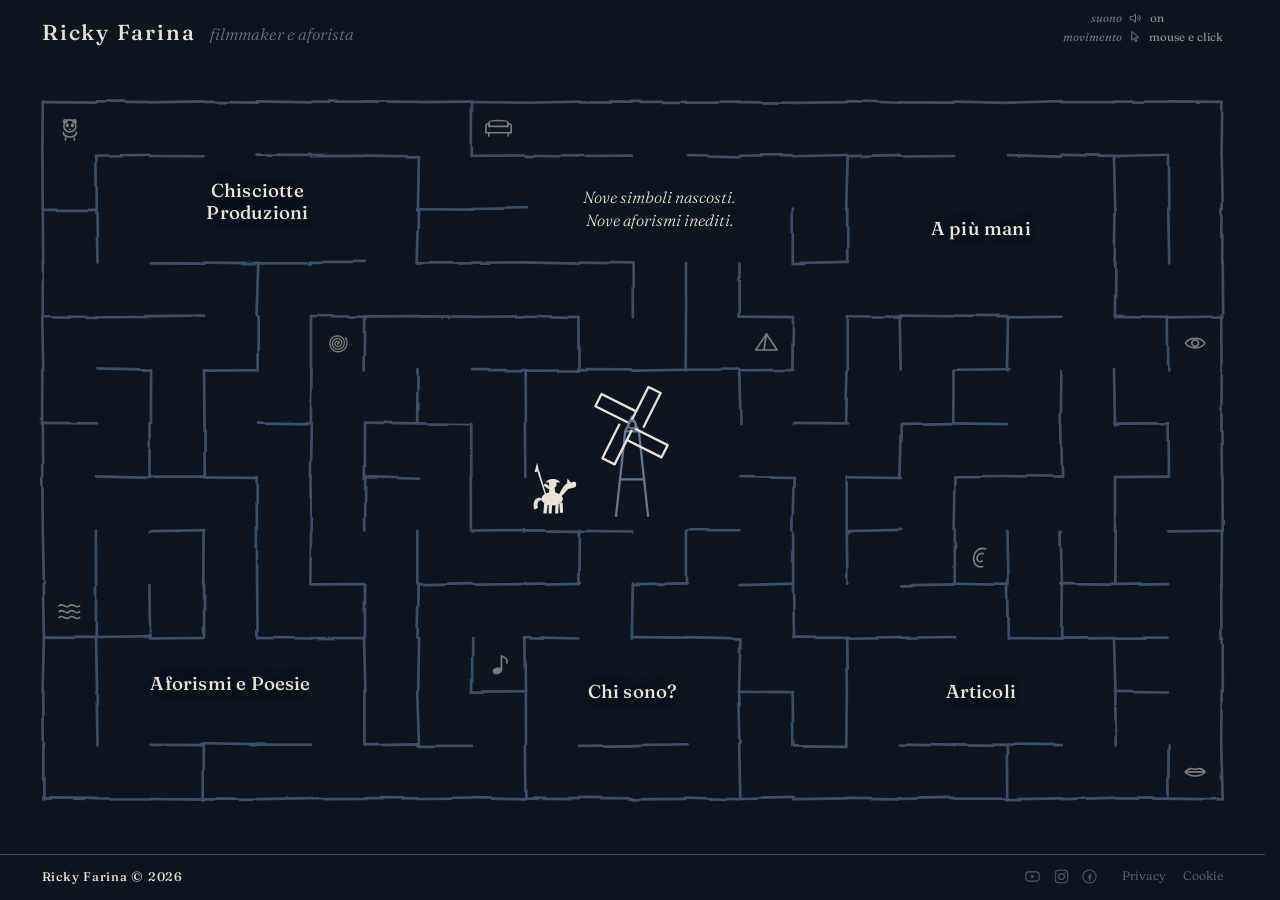
<file: index.html>
<!DOCTYPE html>
<html lang="it">
<head>
<meta charset="utf-8">
<meta name="viewport" content="width=device-width, initial-scale=1">
<title>Ricky Farina – filmmaker e aforista</title>
<meta name="description" content="Il sito di Ricky Farina, filmmaker e aforista milanese: videoritratti, cortometraggi, aforismi e poesie.">
<meta name="color-scheme" content="dark">
<meta name="theme-color" content="#0D1520">
<!-- <link rel="canonical" href="https://rickyfarina.it/..."> da riattivare col dominio -->
<link rel="icon" href="img/favicon.svg" type="image/svg+xml">
<link rel="preload" href="font/fraunces.woff2" as="font" type="font/woff2" crossorigin>
<link rel="stylesheet" href="css/base.css?v=107">
<link rel="stylesheet" href="css/labirinto.css?v=107">
</head>
<body>

<header class="testata">
  <div class="sinistra">
    <span class="firma">Ricky Farina</span>
    <span class="mestiere">filmmaker e aforista</span>
  </div>
  <div class="regolazioni">
    <button class="regola" id="audio" type="button" aria-pressed="true" aria-label="Suono acceso">
      <span class="voce">suono</span>
      <svg viewBox="0 0 24 24" aria-hidden="true">
        <path d="M4 9.5h3.5L12 5.5v13L7.5 14.5H4z"/>
        <g class="onde"><path d="M15.5 9.8a3.4 3.4 0 0 1 0 4.4"/><path d="M18 7.6a6.6 6.6 0 0 1 0 8.8"/></g>
        <g class="barra"><line x1="16" y1="9.6" x2="21" y2="14.4"/><line x1="21" y1="9.6" x2="16" y2="14.4"/></g>
      </svg>
      <span class="stato">on</span>
    </button>
    <button class="regola segui" id="segui" type="button" aria-pressed="true" aria-label="Chisciotte segue il mouse">
      <span class="voce">movimento</span>
      <svg viewBox="0 0 24 24" aria-hidden="true">
        <path d="M6 3.5 L6 17 L9.6 13.6 L12.2 19.2 L14.4 18.2 L11.8 12.7 L16.8 12.7 Z"/>
        <g class="barra"><line x1="3.5" y1="20.5" x2="20.5" y2="3.5"/></g>
      </svg>
      <span class="stato">mouse e click</span>
    </button>
  </div>
</header>

<main>
  <div class="campo" id="campo">
    <svg class="tavola" id="maze" xmlns="http://www.w3.org/2000/svg" role="img"
         aria-label="Un labirinto. Conduci Don Chisciotte fino alla stanza che vuoi aprire, oppure clicca direttamente il suo nome.">
      <defs>
        <filter id="tremore" x="-6%" y="-6%" width="112%" height="112%">
          <feTurbulence type="fractalNoise" baseFrequency="0.024" numOctaves="2" seed="7" result="r"/>
          <feDisplacementMap in="SourceGraphic" in2="r" scale="3" xChannelSelector="R" yChannelSelector="G"/>
        </filter>
      </defs>
      <g id="muri" filter="url(#tremore)"></g>
      <g id="oggetti"></g>
      <path id="tracciaScia"></path>
      <g id="cavaliere">
        <g id="corpoCav">
          <ellipse cx="0" cy="-7" rx="15" ry="9"/>
          <path d="M 8,-11 C 12,-16 14,-24 20,-28 L 30.5,-30.5 C 34,-31 34,-23.5 30.5,-22.5 L 22,-20.5 C 18,-15.5 14,-11.5 10,-8.5 Z"/>
          <path d="M 20.5,-28.5 L 21,-35 L 26,-29 Z"/>
          <path d="M -15,-8 C -23,-11 -27.5,-2 -24.5,7.5 L -19.5,5.5 C -21.5,-2 -18.5,-6 -14,-5 Z"/>
          <g id="z1"><path d="M -11,-1 L -6,-1 L -7.5,13 L -12,13 Z"/></g>
          <g id="z2"><path d="M -4.5,0 L 0,0 L -0.6,13 L -4.8,13 Z"/></g>
          <g id="z3"><path d="M 4.5,0 L 9,0 L 8.4,13 L 4.2,13 Z"/></g>
          <g id="z4"><path d="M 10,-2 L 14.5,-2 L 15,12 L 10.8,12 Z"/></g>
          <path d="M -5,-11 L 5,-12 L 3.2,-23.5 L -3.2,-23.5 Z"/>
          <circle cx="0.8" cy="-27.5" r="5.3"/>
          <path d="M -8.4,-29.5 C -7.4,-36 9.6,-36 10.6,-29.5 Z"/>
          <g id="lancia">
            <path d="M 0.7,-21.2 L -9.6,-28.6 L -12,-25.4 L -1.2,-17.9 Z"/>
            <path d="M -8.2,-7.4 L -6.6,-8.3 L -17.8,-45.6 L -20.2,-44.7 Z"/>
            <path d="M -18.1,-44.9 L -20.6,-57 L -24.2,-43.6 Z"/>
          </g>
        </g>
      </g>
    </svg>

    <div class="centro" id="centro">
      <svg class="mulino" viewBox="0 0 100 124" aria-hidden="true">
        <path class="fermo" d="M 36,120 L 44,46 L 56,46 L 64,120"/>
        <path class="fermo" d="M 40,88 L 60,88"/>
        <path class="fermo" d="M 44,46 L 50,33 L 56,46"/>
        <g class="pale">
          <path d="M 48,37 L 48,4 L 60,4 L 60,37"/>
          <path d="M 53,42 L 86,42 L 86,54 L 53,54"/>
          <path d="M 52,45 L 52,78 L 40,78 L 40,45"/>
          <path d="M 47,40 L 14,40 L 14,28 L 47,28"/>
        </g>
        <circle class="fermo" cx="50" cy="40" r="3.4"/>
      </svg>
    </div>
    <div class="alone" id="alone" aria-hidden="true"></div>
    <div class="cieco" id="cieco">
      <p class="testo" id="testo"></p>
    </div>

    <a class="stanza" data-stanza="produzione" href="produzioni/">
      <span class="invito">entra</span>
      <span class="nome">Chisciotte<br>Produzioni</span>
      <span class="glossa">videoritratti, film casalinghi e di quartiere</span>
    </a>
    <a class="stanza" data-stanza="collaborazioni" href="a-piu-mani/">
      <span class="invito">entra</span>
      <span class="nome">A più mani</span>
      <span class="glossa">film nati insieme ad amici, giornalisti e compagni d'ozio</span>
    </a>
    <a class="stanza" data-stanza="aforismi" href="aforismi/">
      <span class="invito">entra</span>
      <span class="nome">Aforismi e Poesie</span>
      <span class="glossa">il blog, e due raccolte firmate Zigro</span>
    </a>
    <a class="stanza" data-stanza="articoli" href="articoli/">
      <span class="invito">entra</span>
      <span class="nome">Articoli</span>
      <span class="glossa">quello che scrivo sui giornali</span>
    </a>
    <a class="stanza" data-stanza="chisono" href="chi-sono/">
      <span class="invito">entra</span>
      <span class="nome">Chi sono?</span>
      <span class="glossa">e dove sono?</span>
    </a>
  </div>
</main>


<footer class="piede">
  <span class="marchio">Ricky Farina © 2026</span>
  <nav>
    <span class="social-piede">
      <a class="segno-piede" href="#" target="_blank" rel="noopener me" aria-label="YouTube"><svg viewBox="0 0 24 24" aria-hidden="true" focusable="false"><rect x="2.6" y="5.5" width="18.8" height="13" rx="3.9" ry="3.9" fill="none" stroke="currentColor" stroke-width="1.5"/><path d="M10.1 9.2l5.2 2.8-5.2 2.8z" fill="currentColor"/></svg></a>
      <a class="segno-piede" href="#" target="_blank" rel="noopener me" aria-label="Instagram"><svg viewBox="0 0 24 24" aria-hidden="true" focusable="false"><rect x="3.2" y="3.2" width="17.6" height="17.6" rx="5" ry="5" fill="none" stroke="currentColor" stroke-width="1.5"/><circle cx="12" cy="12" r="4.1" fill="none" stroke="currentColor" stroke-width="1.5"/><circle cx="17" cy="7" r="1.15" fill="currentColor"/></svg></a>
      <a class="segno-piede" href="#" target="_blank" rel="noopener me" aria-label="Facebook"><svg viewBox="0 0 24 24" aria-hidden="true" focusable="false"><circle cx="12" cy="12" r="9.3" fill="none" stroke="currentColor" stroke-width="1.5"/><path d="M13.9 8.4h-1.2c-.9 0-1.5.6-1.5 1.5v1.6H9.7v1.9h1.5v4.5h2V13.4h1.6l.3-1.9h-1.9V10c0-.3.1-.4.4-.4h1.3V8.4z" fill="currentColor"/></svg></a>
    </span>
    <a href="privacy/">Privacy</a>
    <a href="cookie/">Cookie</a>
  </nav>
</footer>

<script src="js/labirinto.js?v=108" defer></script>
</body>
</html>
</file>
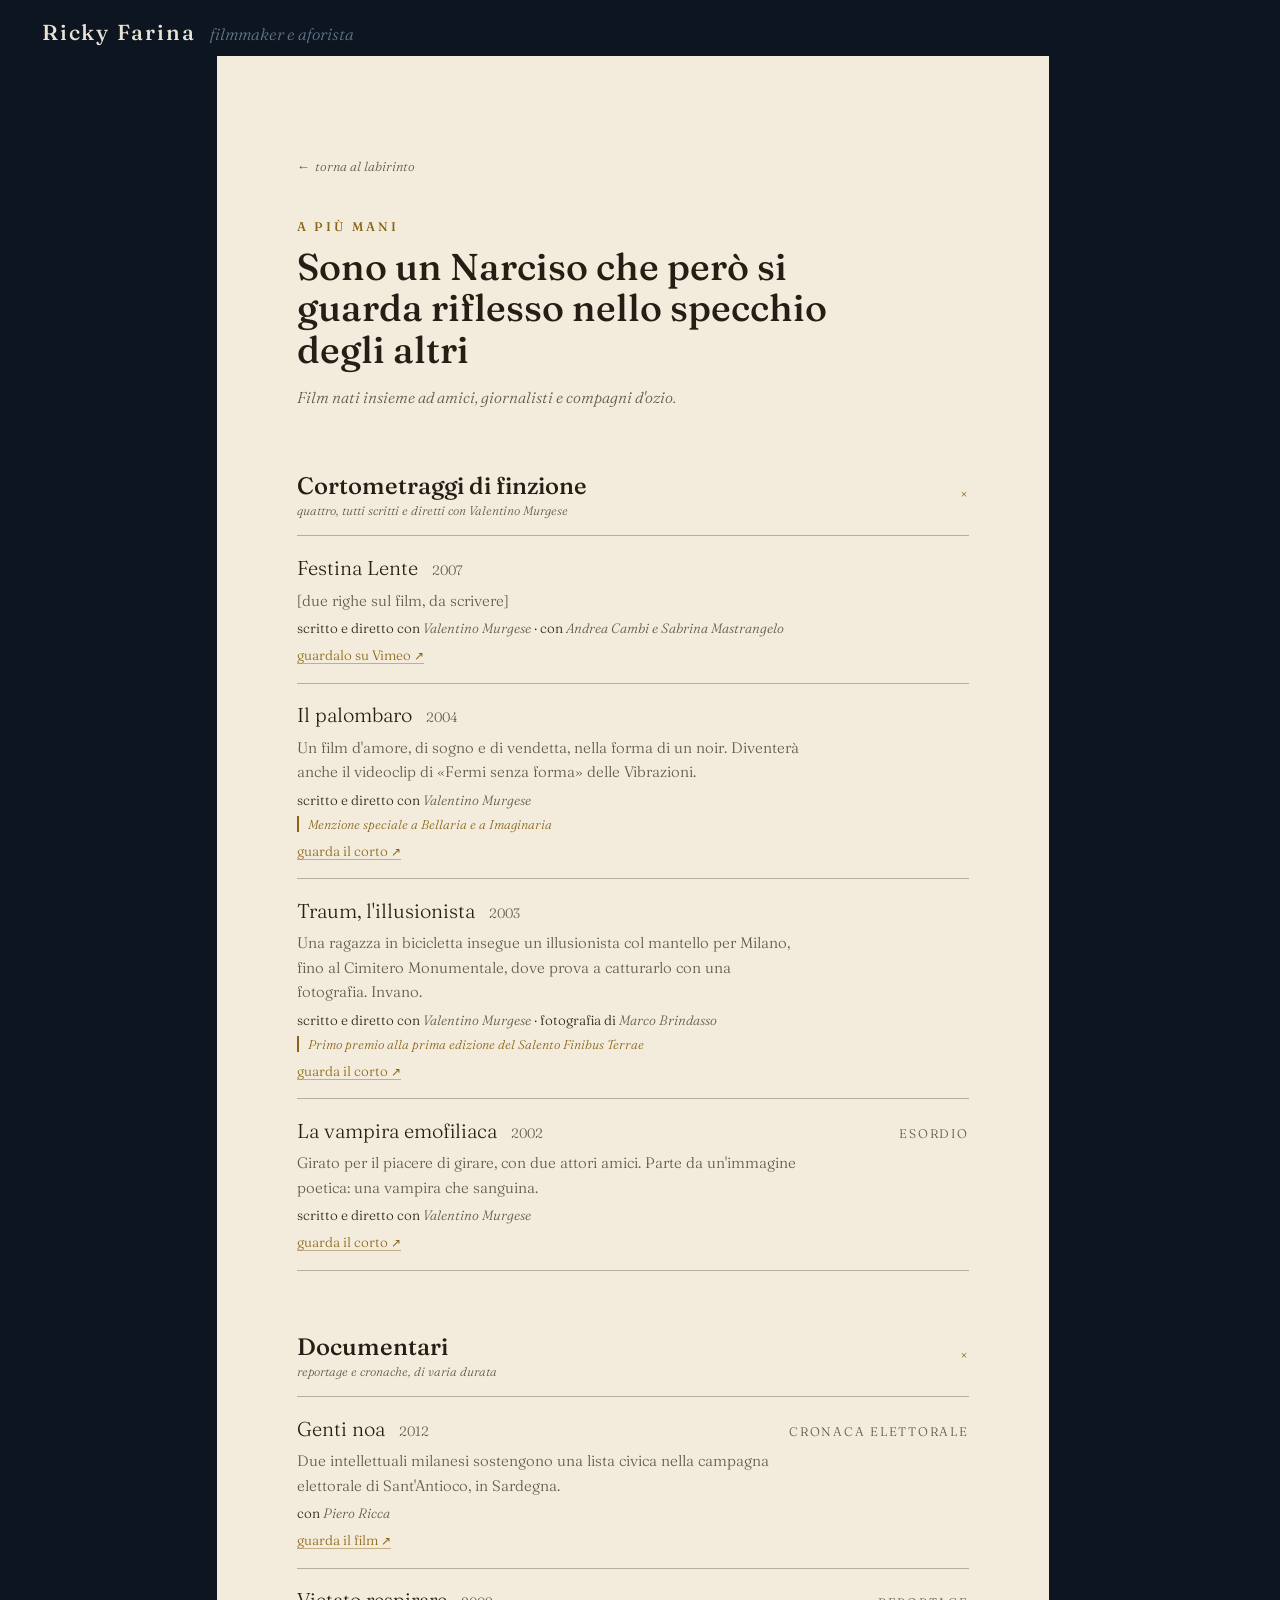
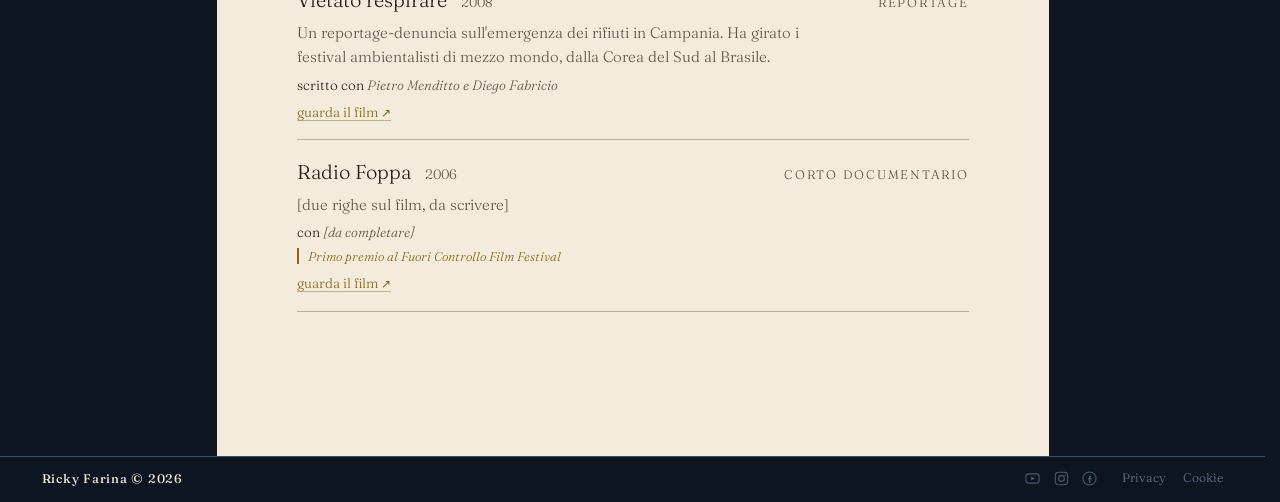
<file: a-piu-mani/index.html>
<!DOCTYPE html>
<html lang="it">
<head>
<meta charset="utf-8">
<meta name="viewport" content="width=device-width, initial-scale=1">
<title>A più mani – Ricky Farina</title>
<meta name="description" content="Film nati insieme ad amici, giornalisti e compagni d'ozio: i corti con Valentino Murgese, i documentari con Piero Ricca.">
<meta name="color-scheme" content="dark light">
<meta name="theme-color" content="#0D1520">
<!-- <link rel="canonical" href="https://rickyfarina.it/a-piu-mani/"> da riattivare col dominio -->
<link rel="icon" href="../img/favicon.svg" type="image/svg+xml">
<link rel="preload" href="../font/fraunces.woff2" as="font" type="font/woff2" crossorigin>
<link rel="stylesheet" href="../css/base.css?v=107">
<link rel="stylesheet" href="../css/sezione.css?v=107">
<link rel="stylesheet" href="../css/a-piu-mani.css?v=107">
</head>
<body class="s-collaborazioni">

<header class="testata">
  <div class="sinistra">
    <a class="firma" href="../">Ricky Farina</a>
    <span class="mestiere">filmmaker e aforista</span>
  </div>
</header>

<main class="stanza">
 <div class="foglio">
  <a class="ritorno" href="../">torna al labirinto</a>
  <div class="apertura-p">
    <p class="occhiello">A più mani</p>
    <h1>Sono un Narciso che però si guarda riflesso nello specchio degli altri</h1>
    <p class="glossa">Film nati insieme ad amici, giornalisti e compagni d'ozio.</p>
  </div>

  <details class="gruppo" open>
    <summary>
      <h2>Cortometraggi di finzione</h2>
      <span class="quanti">quattro, tutti scritti e diretti con Valentino Murgese</span>
      <span class="segno" aria-hidden="true">+</span>
    </summary>
    <ul class="opere">
      <li>
        <div class="testa"><span class="nome">Festina Lente</span><span class="anno">2007</span></div>
        <p class="righe">[due righe sul film, da scrivere]</p>
        <p class="con">scritto e diretto con <span>Valentino Murgese</span> · con <span>Andrea Cambi e Sabrina Mastrangelo</span></p>
        <a class="guarda" href="https://vimeo.com/151933397" target="_blank" rel="noopener">guardalo su Vimeo</a>
      </li>
      <li>
        <div class="testa"><span class="nome">Il palombaro</span><span class="anno">2004</span></div>
        <p class="righe">Un film d'amore, di sogno e di vendetta, nella forma di un noir. Diventerà
        anche il videoclip di «Fermi senza forma» delle Vibrazioni.</p>
        <p class="con">scritto e diretto con <span>Valentino Murgese</span></p>
        <span class="premio">Menzione speciale a Bellaria e a Imaginaria</span>
        <a class="guarda" href="#" target="_blank" rel="noopener">guarda il corto</a>
      </li>
      <li>
        <div class="testa"><span class="nome">Traum, l'illusionista</span><span class="anno">2003</span></div>
        <p class="righe">Una ragazza in bicicletta insegue un illusionista col mantello per Milano,
        fino al Cimitero Monumentale, dove prova a catturarlo con una fotografia. Invano.</p>
        <p class="con">scritto e diretto con <span>Valentino Murgese</span> · fotografia di <span>Marco Brindasso</span></p>
        <span class="premio">Primo premio alla prima edizione del Salento Finibus Terrae</span>
        <a class="guarda" href="#" target="_blank" rel="noopener">guarda il corto</a>
      </li>
      <li>
        <div class="testa"><span class="nome">La vampira emofiliaca</span><span class="anno">2002</span><span class="forma">esordio</span></div>
        <p class="righe">Girato per il piacere di girare, con due attori amici. Parte da un'immagine
        poetica: una vampira che sanguina.</p>
        <p class="con">scritto e diretto con <span>Valentino Murgese</span></p>
        <a class="guarda" href="#" target="_blank" rel="noopener">guarda il corto</a>
      </li>
    </ul>
  </details>

  <details class="gruppo" open>
    <summary>
      <h2>Documentari</h2>
      <span class="quanti">reportage e cronache, di varia durata</span>
      <span class="segno" aria-hidden="true">+</span>
    </summary>
    <ul class="opere">
      <li>
        <div class="testa"><span class="nome">Genti noa</span><span class="anno">2012</span><span class="forma">cronaca elettorale</span></div>
        <p class="righe">Due intellettuali milanesi sostengono una lista civica nella campagna
        elettorale di Sant'Antioco, in Sardegna.</p>
        <p class="con">con <span>Piero Ricca</span></p>
        <a class="guarda" href="#" target="_blank" rel="noopener">guarda il film</a>
      </li>
      <li>
        <div class="testa"><span class="nome">Vietato respirare</span><span class="anno">2008</span><span class="forma">reportage</span></div>
        <p class="righe">Un reportage-denuncia sull'emergenza dei rifiuti in Campania. Ha girato
        i festival ambientalisti di mezzo mondo, dalla Corea del Sud al Brasile.</p>
        <p class="con">scritto con <span>Pietro Menditto e Diego Fabricio</span></p>
        <a class="guarda" href="#" target="_blank" rel="noopener">guarda il film</a>
      </li>
      <li>
        <div class="testa"><span class="nome">Radio Foppa</span><span class="anno">2006</span><span class="forma">corto documentario</span></div>
        <p class="righe">[due righe sul film, da scrivere]</p>
        <p class="con">con <span>[da completare]</span></p>
        <span class="premio">Primo premio al Fuori Controllo Film Festival</span>
        <a class="guarda" href="#" target="_blank" rel="noopener">guarda il film</a>
      </li>
    </ul>
  </details>
 </div>
</main>

<footer class="piede">
  <span class="marchio">Ricky Farina © 2026</span>
  <nav>
    <span class="social-piede">
      <a class="segno-piede" href="#" target="_blank" rel="noopener me" aria-label="YouTube"><svg viewBox="0 0 24 24" aria-hidden="true" focusable="false"><rect x="2.6" y="5.5" width="18.8" height="13" rx="3.9" ry="3.9" fill="none" stroke="currentColor" stroke-width="1.5"/><path d="M10.1 9.2l5.2 2.8-5.2 2.8z" fill="currentColor"/></svg></a>
      <a class="segno-piede" href="#" target="_blank" rel="noopener me" aria-label="Instagram"><svg viewBox="0 0 24 24" aria-hidden="true" focusable="false"><rect x="3.2" y="3.2" width="17.6" height="17.6" rx="5" ry="5" fill="none" stroke="currentColor" stroke-width="1.5"/><circle cx="12" cy="12" r="4.1" fill="none" stroke="currentColor" stroke-width="1.5"/><circle cx="17" cy="7" r="1.15" fill="currentColor"/></svg></a>
      <a class="segno-piede" href="#" target="_blank" rel="noopener me" aria-label="Facebook"><svg viewBox="0 0 24 24" aria-hidden="true" focusable="false"><circle cx="12" cy="12" r="9.3" fill="none" stroke="currentColor" stroke-width="1.5"/><path d="M13.9 8.4h-1.2c-.9 0-1.5.6-1.5 1.5v1.6H9.7v1.9h1.5v4.5h2V13.4h1.6l.3-1.9h-1.9V10c0-.3.1-.4.4-.4h1.3V8.4z" fill="currentColor"/></svg></a>
    </span>
    <a href="../privacy/">Privacy</a>
    <a href="../cookie/">Cookie</a>
  </nav>
</footer>
</body>
</html>
</file>
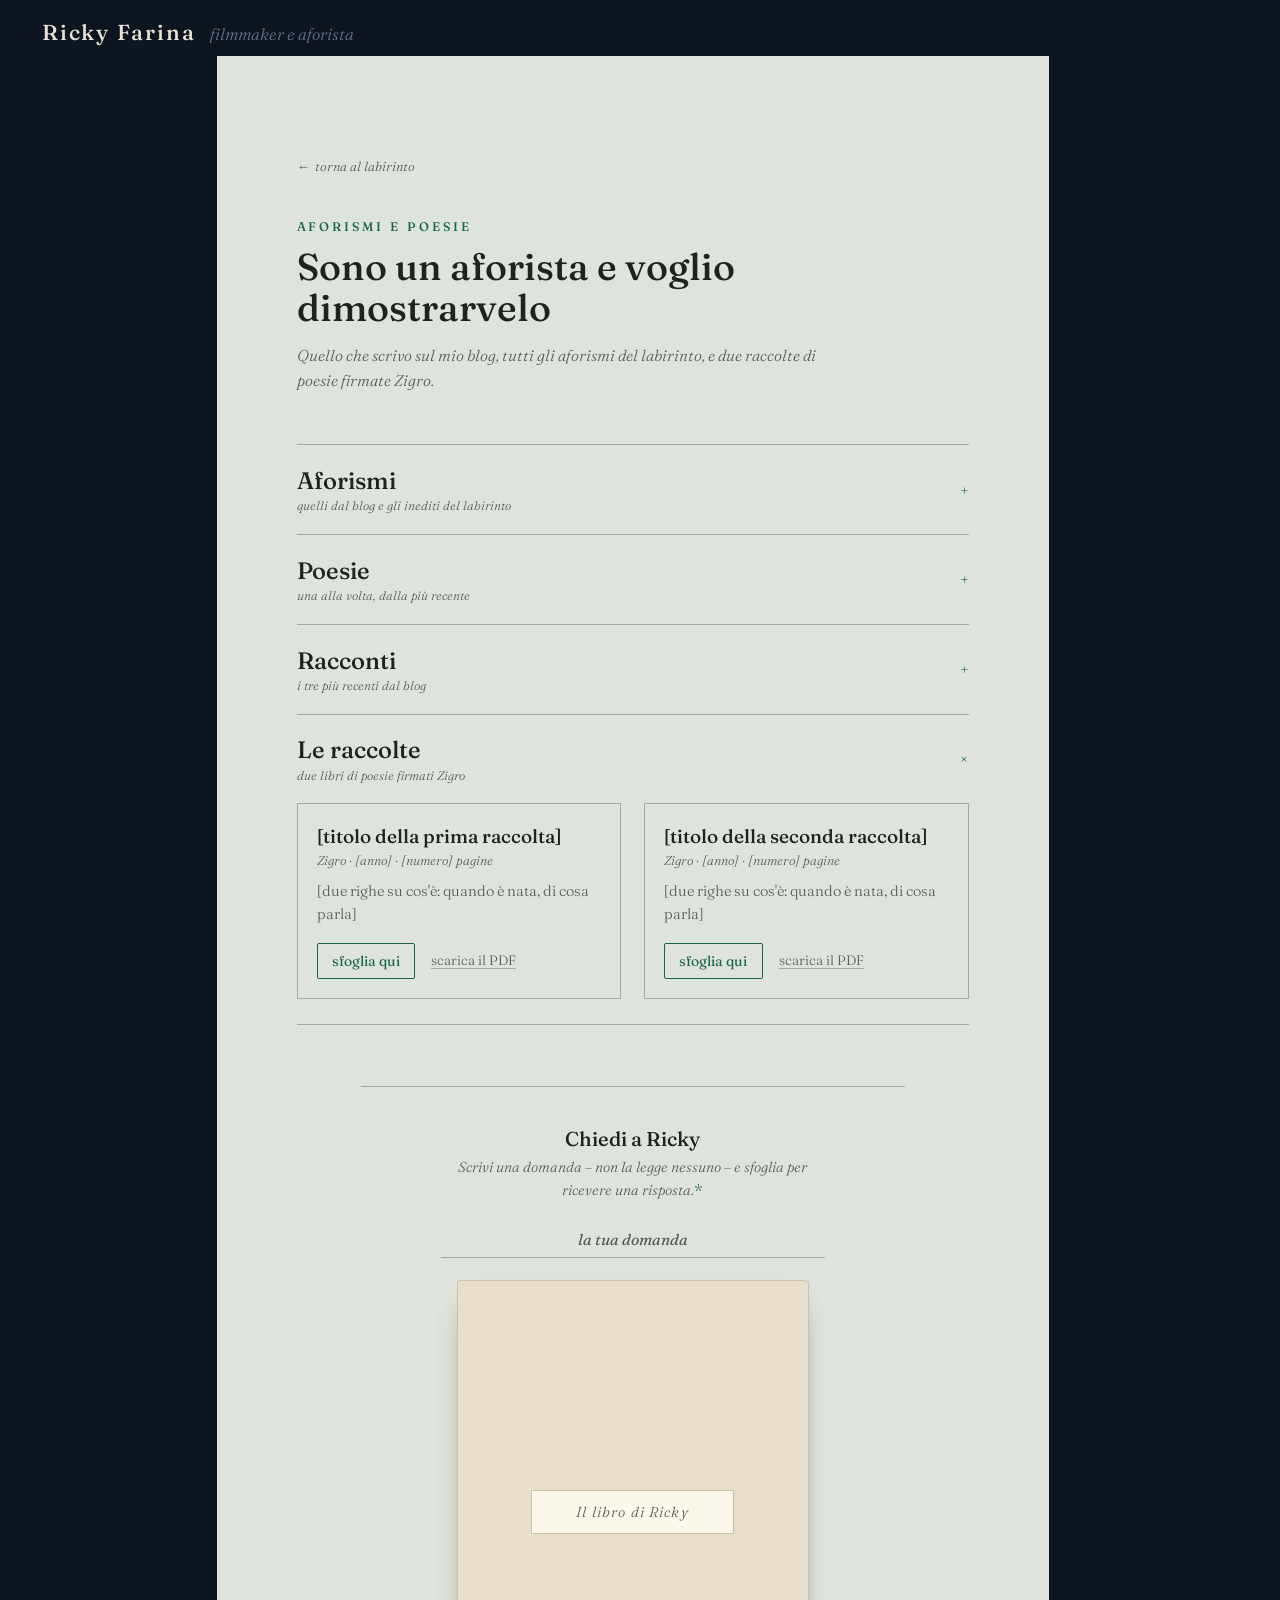
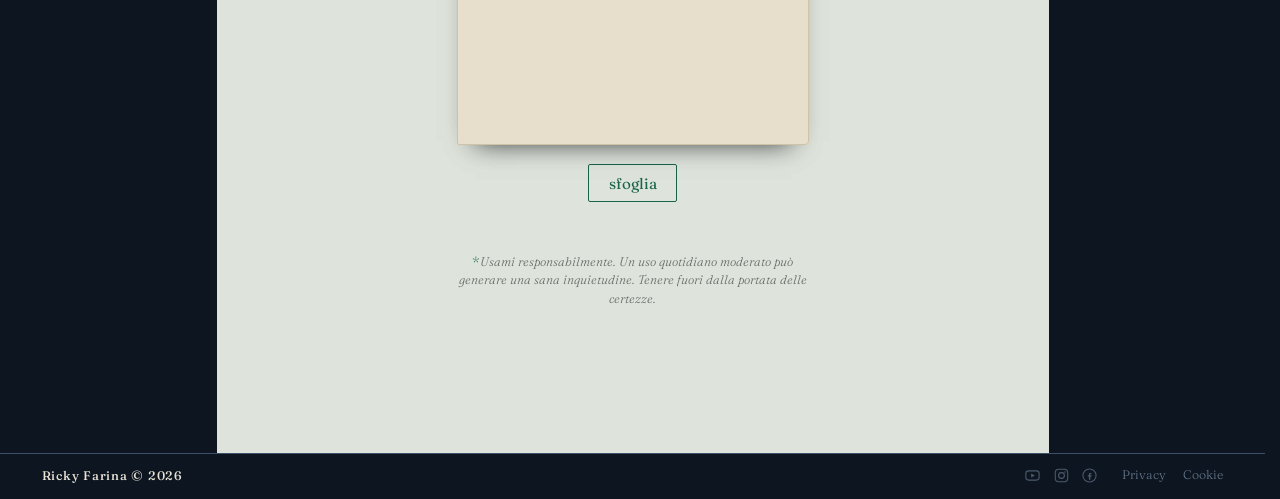
<file: aforismi/index.html>
<!DOCTYPE html>
<html lang="it">
<head>
<meta charset="utf-8">
<meta name="viewport" content="width=device-width, initial-scale=1">
<title>Aforismi e Poesie – Ricky Farina</title>
<meta name="description" content="Gli aforismi e le poesie di Ricky Farina: quelli del blog, i nove inediti del labirinto e due raccolte firmate Zigro.">
<meta name="color-scheme" content="dark light">
<meta name="theme-color" content="#0D1520">
<!-- <link rel="canonical" href="https://rickyfarina.it/aforismi/"> da riattivare col dominio -->
<link rel="icon" href="../img/favicon.svg" type="image/svg+xml">
<link rel="preload" href="../font/fraunces.woff2" as="font" type="font/woff2" crossorigin>
<link rel="stylesheet" href="../css/base.css?v=107">
<link rel="stylesheet" href="../css/sezione.css?v=107">
<link rel="stylesheet" href="../css/aforismi.css?v=107">
</head>
<body class="s-aforismi">

<header class="testata">
  <div class="sinistra">
    <a class="firma" href="../">Ricky Farina</a>
    <span class="mestiere">filmmaker e aforista</span>
  </div>
</header>

<main class="stanza">
 <div class="foglio">
  <a class="ritorno" href="../">torna al labirinto</a>
  <div class="apertura-p">
    <p class="occhiello">Aforismi e Poesie</p>
    <h1>Sono un aforista e voglio dimostrarvelo</h1>
    <p class="glossa">Quello che scrivo sul mio blog, tutti gli aforismi del labirinto,
    e due raccolte di poesie firmate Zigro.</p>
  </div>

  <div style="margin-top:clamp(2.2rem,6vw,3.2rem)">

  <details class="gruppo">
    <summary>
      <h2>Aforismi</h2>
      <span class="quanti">quelli dal blog e gli inediti del labirinto</span>
      <span class="segno" aria-hidden="true">+</span>
    </summary>
    <div class="dentro cassetti">

      <details class="sotto">
        <summary><h3>Dal blog</h3><span class="segno" aria-hidden="true">+</span></summary>
        <div class="dentro">
          <p class="sotto-nota">Uno alla volta, dal più recente</p>
          <!-- BLOG:INIZIO -->
          <ul class="detti uno-per-volta" id="dalBlog">
          <li><p>[aforisma dal blog n. 1]</p><span class="quando">24 settembre 2026 · <a href="#" target="_blank" rel="noopener">sul blog</a></span></li>
          <li><p>[aforisma dal blog n. 2]</p><span class="quando">22 settembre 2026 · <a href="#" target="_blank" rel="noopener">sul blog</a></span></li>
          <li><p>[aforisma dal blog n. 3]</p><span class="quando">20 settembre 2026 · <a href="#" target="_blank" rel="noopener">sul blog</a></span></li>
          <li><p>[aforisma dal blog n. 4]</p><span class="quando">18 settembre 2026 · <a href="#" target="_blank" rel="noopener">sul blog</a></span></li>
          <li><p>[aforisma dal blog n. 5]</p><span class="quando">16 settembre 2026 · <a href="#" target="_blank" rel="noopener">sul blog</a></span></li>
          <li><p>[aforisma dal blog n. 6]</p><span class="quando">14 settembre 2026 · <a href="#" target="_blank" rel="noopener">sul blog</a></span></li>
          <li><p>[aforisma dal blog n. 7]</p><span class="quando">12 settembre 2026 · <a href="#" target="_blank" rel="noopener">sul blog</a></span></li>
          <li><p>[aforisma dal blog n. 8]</p><span class="quando">10 settembre 2026 · <a href="#" target="_blank" rel="noopener">sul blog</a></span></li>
          <li><p>[aforisma dal blog n. 9]</p><span class="quando">8 settembre 2026 · <a href="#" target="_blank" rel="noopener">sul blog</a></span></li>
          <li><p>[aforisma dal blog n. 10]</p><span class="quando">6 settembre 2026 · <a href="#" target="_blank" rel="noopener">sul blog</a></span></li>
          <li><p>[aforisma dal blog n. 11]</p><span class="quando">4 settembre 2026 · <a href="#" target="_blank" rel="noopener">sul blog</a></span></li>
          <li><p>[aforisma dal blog n. 12]</p><span class="quando">2 settembre 2026 · <a href="#" target="_blank" rel="noopener">sul blog</a></span></li>
          <li><p>[aforisma dal blog n. 13]</p><span class="quando">28 agosto 2026 · <a href="#" target="_blank" rel="noopener">sul blog</a></span></li>
          <li><p>[aforisma dal blog n. 14]</p><span class="quando">26 agosto 2026 · <a href="#" target="_blank" rel="noopener">sul blog</a></span></li>
          <li><p>[aforisma dal blog n. 15]</p><span class="quando">24 agosto 2026 · <a href="#" target="_blank" rel="noopener">sul blog</a></span></li>
          <li><p>[aforisma dal blog n. 16]</p><span class="quando">22 agosto 2026 · <a href="#" target="_blank" rel="noopener">sul blog</a></span></li>
          <li><p>[aforisma dal blog n. 17]</p><span class="quando">20 agosto 2026 · <a href="#" target="_blank" rel="noopener">sul blog</a></span></li>
          <li><p>[aforisma dal blog n. 18]</p><span class="quando">18 agosto 2026 · <a href="#" target="_blank" rel="noopener">sul blog</a></span></li>
          <li><p>[aforisma dal blog n. 19]</p><span class="quando">16 agosto 2026 · <a href="#" target="_blank" rel="noopener">sul blog</a></span></li>
          <li><p>[aforisma dal blog n. 20]</p><span class="quando">14 agosto 2026 · <a href="#" target="_blank" rel="noopener">sul blog</a></span></li>
          <li><p>[aforisma dal blog n. 21]</p><span class="quando">12 agosto 2026 · <a href="#" target="_blank" rel="noopener">sul blog</a></span></li>
          <li><p>[aforisma dal blog n. 22]</p><span class="quando">10 agosto 2026 · <a href="#" target="_blank" rel="noopener">sul blog</a></span></li>
          <li><p>[aforisma dal blog n. 23]</p><span class="quando">8 agosto 2026 · <a href="#" target="_blank" rel="noopener">sul blog</a></span></li>
          <li><p>[aforisma dal blog n. 24]</p><span class="quando">6 agosto 2026 · <a href="#" target="_blank" rel="noopener">sul blog</a></span></li>
          <li><p>[aforisma dal blog n. 25]</p><span class="quando">4 agosto 2026 · <a href="#" target="_blank" rel="noopener">sul blog</a></span></li>
          <li><p>[aforisma dal blog n. 26]</p><span class="quando">2 agosto 2026 · <a href="#" target="_blank" rel="noopener">sul blog</a></span></li>
          <li><p>[aforisma dal blog n. 27]</p><span class="quando">28 luglio 2026 · <a href="#" target="_blank" rel="noopener">sul blog</a></span></li>
          <li><p>[aforisma dal blog n. 28]</p><span class="quando">26 luglio 2026 · <a href="#" target="_blank" rel="noopener">sul blog</a></span></li>
          <li><p>[aforisma dal blog n. 29]</p><span class="quando">24 luglio 2026 · <a href="#" target="_blank" rel="noopener">sul blog</a></span></li>
          <li><p>[aforisma dal blog n. 30]</p><span class="quando">22 luglio 2026 · <a href="#" target="_blank" rel="noopener">sul blog</a></span></li>
          <li><p>[aforisma dal blog n. 31]</p><span class="quando">20 luglio 2026 · <a href="#" target="_blank" rel="noopener">sul blog</a></span></li>
          <li><p>[aforisma dal blog n. 32]</p><span class="quando">18 luglio 2026 · <a href="#" target="_blank" rel="noopener">sul blog</a></span></li>
          <li><p>[aforisma dal blog n. 33]</p><span class="quando">16 luglio 2026 · <a href="#" target="_blank" rel="noopener">sul blog</a></span></li>
          <li><p>[aforisma dal blog n. 34]</p><span class="quando">14 luglio 2026 · <a href="#" target="_blank" rel="noopener">sul blog</a></span></li>
          <li><p>[aforisma dal blog n. 35]</p><span class="quando">12 luglio 2026 · <a href="#" target="_blank" rel="noopener">sul blog</a></span></li>
          <li><p>[aforisma dal blog n. 36]</p><span class="quando">10 luglio 2026 · <a href="#" target="_blank" rel="noopener">sul blog</a></span></li>
          <li><p>[aforisma dal blog n. 37]</p><span class="quando">8 luglio 2026 · <a href="#" target="_blank" rel="noopener">sul blog</a></span></li>
          <li><p>[aforisma dal blog n. 38]</p><span class="quando">6 luglio 2026 · <a href="#" target="_blank" rel="noopener">sul blog</a></span></li>
          <li><p>[aforisma dal blog n. 39]</p><span class="quando">4 luglio 2026 · <a href="#" target="_blank" rel="noopener">sul blog</a></span></li>
          <li><p>[aforisma dal blog n. 40]</p><span class="quando">2 luglio 2026 · <a href="#" target="_blank" rel="noopener">sul blog</a></span></li>
          <li><p>[aforisma dal blog n. 41]</p><span class="quando">28 giugno 2026 · <a href="#" target="_blank" rel="noopener">sul blog</a></span></li>
          <li><p>[aforisma dal blog n. 42]</p><span class="quando">26 giugno 2026 · <a href="#" target="_blank" rel="noopener">sul blog</a></span></li>
          <li><p>[aforisma dal blog n. 43]</p><span class="quando">24 giugno 2026 · <a href="#" target="_blank" rel="noopener">sul blog</a></span></li>
          <li><p>[aforisma dal blog n. 44]</p><span class="quando">22 giugno 2026 · <a href="#" target="_blank" rel="noopener">sul blog</a></span></li>
          <li><p>[aforisma dal blog n. 45]</p><span class="quando">20 giugno 2026 · <a href="#" target="_blank" rel="noopener">sul blog</a></span></li>
          <li><p>[aforisma dal blog n. 46]</p><span class="quando">18 giugno 2026 · <a href="#" target="_blank" rel="noopener">sul blog</a></span></li>
          <li><p>[aforisma dal blog n. 47]</p><span class="quando">16 giugno 2026 · <a href="#" target="_blank" rel="noopener">sul blog</a></span></li>
          <li><p>[aforisma dal blog n. 48]</p><span class="quando">14 giugno 2026 · <a href="#" target="_blank" rel="noopener">sul blog</a></span></li>
          <li><p>[aforisma dal blog n. 49]</p><span class="quando">12 giugno 2026 · <a href="#" target="_blank" rel="noopener">sul blog</a></span></li>
          <li><p>[aforisma dal blog n. 50]</p><span class="quando">10 giugno 2026 · <a href="#" target="_blank" rel="noopener">sul blog</a></span></li>
          </ul>
          <!-- BLOG:FINE -->
          <div class="sfogliatore">
            <button type="button" class="verso" id="indietroAf" aria-label="Aforisma precedente">&#8592;</button>
            <span class="posto" id="postoAf"></span>
            <button type="button" class="verso" id="avantiAf" aria-label="Aforisma successivo">&#8594;</button>
          </div>
        </div>
      </details>

      <details class="sotto">
        <summary><h3>Archivio del labirinto</h3><span class="segno" aria-hidden="true">+</span></summary>
        <div class="dentro">
          <p class="sotto-nota">Nove ogni mese. Arrivano qui quando vengono sostituiti
          dai nuovi: quelli del mese in corso si leggono solo nel labirinto.</p>
        <details class="mese-blocco">
          <summary><span class="mese">settembre 2026</span><span class="segno" aria-hidden="true">+</span></summary>
          <ul class="detti">
            <li><p>[aforisma 1 del mese]</p></li>
            <li><p>[aforisma 2 del mese]</p></li>
            <li><p>[aforisma 3 del mese]</p></li>
            <li><p>[aforisma 4 del mese]</p></li>
            <li><p>[aforisma 5 del mese]</p></li>
            <li><p>[aforisma 6 del mese]</p></li>
            <li><p>[aforisma 7 del mese]</p></li>
            <li><p>[aforisma 8 del mese]</p></li>
            <li><p>[aforisma 9 del mese]</p></li>
          </ul>
        </details>
        <details class="mese-blocco">
          <summary><span class="mese">agosto 2026</span><span class="segno" aria-hidden="true">+</span></summary>
          <ul class="detti">
            <li><p>[aforisma 1 del mese]</p></li>
            <li><p>[aforisma 2 del mese]</p></li>
            <li><p>[aforisma 3 del mese]</p></li>
            <li><p>[aforisma 4 del mese]</p></li>
            <li><p>[aforisma 5 del mese]</p></li>
            <li><p>[aforisma 6 del mese]</p></li>
            <li><p>[aforisma 7 del mese]</p></li>
            <li><p>[aforisma 8 del mese]</p></li>
            <li><p>[aforisma 9 del mese]</p></li>
          </ul>
        </details>

        </div>
      </details>

    </div>
  </details>

  <details class="gruppo">
    <summary>
      <h2>Poesie</h2>
      <span class="quanti">una alla volta, dalla più recente</span>
      <span class="segno" aria-hidden="true">+</span>
    </summary>
    <div class="dentro">
      <!-- POESIE:INIZIO -->
      <ul class="poesie uno-per-volta" id="lePoesie">
          <li><div class="titolo">[titolo della poesia 1]</div><p class="versi">[il testo della poesia, per intero,<br>con i suoi a capo<br>e i suoi silenzi]</p><span class="quando">4 settembre 2026 &middot; <a href="#" target="_blank" rel="noopener">sul blog</a></span></li>
          <li><div class="titolo">[titolo della poesia 2]</div><p class="versi">[il testo della poesia, per intero,<br>con i suoi a capo<br>e i suoi silenzi]</p><span class="quando">26 agosto 2026 &middot; <a href="#" target="_blank" rel="noopener">sul blog</a></span></li>
          <li><div class="titolo">[titolo della poesia 3]</div><p class="versi">[il testo della poesia, per intero,<br>con i suoi a capo<br>e i suoi silenzi]</p><span class="quando">22 agosto 2026 &middot; <a href="#" target="_blank" rel="noopener">sul blog</a></span></li>
          <li><div class="titolo">[titolo della poesia 4]</div><p class="versi">[il testo della poesia, per intero,<br>con i suoi a capo<br>e i suoi silenzi]</p><span class="quando">18 agosto 2026 &middot; <a href="#" target="_blank" rel="noopener">sul blog</a></span></li>
          <li><div class="titolo">[titolo della poesia 5]</div><p class="versi">[il testo della poesia, per intero,<br>con i suoi a capo<br>e i suoi silenzi]</p><span class="quando">14 agosto 2026 &middot; <a href="#" target="_blank" rel="noopener">sul blog</a></span></li>
          <li><div class="titolo">[titolo della poesia 6]</div><p class="versi">[il testo della poesia, per intero,<br>con i suoi a capo<br>e i suoi silenzi]</p><span class="quando">10 agosto 2026 &middot; <a href="#" target="_blank" rel="noopener">sul blog</a></span></li>
          <li><div class="titolo">[titolo della poesia 7]</div><p class="versi">[il testo della poesia, per intero,<br>con i suoi a capo<br>e i suoi silenzi]</p><span class="quando">6 agosto 2026 &middot; <a href="#" target="_blank" rel="noopener">sul blog</a></span></li>
          <li><div class="titolo">[titolo della poesia 8]</div><p class="versi">[il testo della poesia, per intero,<br>con i suoi a capo<br>e i suoi silenzi]</p><span class="quando">2 agosto 2026 &middot; <a href="#" target="_blank" rel="noopener">sul blog</a></span></li>
      </ul>
      <!-- POESIE:FINE -->
      <div class="sfogliatore">
        <button type="button" class="verso" id="indietroPo" aria-label="Poesia precedente">&#8592;</button>
        <span class="posto" id="postoPo"></span>
        <button type="button" class="verso" id="avantiPo" aria-label="Poesia successiva">&#8594;</button>
      </div>

    </div>
  </details>

  <details class="gruppo">
    <summary>
      <h2>Racconti</h2>
      <span class="quanti">i tre più recenti dal blog</span>
      <span class="segno" aria-hidden="true">+</span>
    </summary>
    <div class="dentro">
      <ul class="poesie">
        <li><div class="titolo">[titolo del racconto]</div><p class="incipit">[le prime tre righe del racconto, quanto basta<br>per capire dove si va a parare]</p><span class="quando">9 settembre 2026 · <a href="#" target="_blank" rel="noopener">leggilo intero</a></span></li>
        <li><div class="titolo">[titolo del racconto]</div><p class="incipit">[le prime tre righe]</p><span class="quando">22 agosto 2026 · <a href="#" target="_blank" rel="noopener">leggilo intero</a></span></li>
        <li><div class="titolo">[titolo del racconto]</div><p class="incipit">[le prime tre righe]</p><span class="quando">4 agosto 2026 · <a href="#" target="_blank" rel="noopener">leggilo intero</a></span></li>
      </ul>

      <p class="tutti"><a href="#" target="_blank" rel="noopener">tutti i racconti sul blog</a></p>
    </div>
  </details>

  <details class="gruppo" open>
    <summary>
      <h2>Le raccolte</h2>
      <span class="quanti">due libri di poesie firmati Zigro</span>
      <span class="segno" aria-hidden="true">+</span>
    </summary>
    <div class="dentro">
      <div class="libri">
        <div class="libro">
          <h3>[titolo della prima raccolta]</h3>
          <p class="dati">Zigro · [anno] · [numero] pagine</p>
          <p class="righe">[due righe su cos'è: quando è nata, di cosa parla]</p>
          <div class="azioni">
            <button type="button" data-libro="1">sfoglia qui</button>
            <a class="scarica" href="#" download>scarica il PDF</a>
          </div>
        </div>
        <div class="libro">
          <h3>[titolo della seconda raccolta]</h3>
          <p class="dati">Zigro · [anno] · [numero] pagine</p>
          <p class="righe">[due righe su cos'è: quando è nata, di cosa parla]</p>
          <div class="azioni">
            <button type="button" data-libro="2">sfoglia qui</button>
            <a class="scarica" href="#" download>scarica il PDF</a>
          </div>
        </div>
      </div>
    </div>
  </details>

  </div>

  <section class="oracolo">
    <h2>Chiedi a Ricky</h2>
    <p class="guida">Scrivi una domanda &ndash; non la legge nessuno &ndash; e sfoglia per ricevere una risposta.<span class="stella">*</span></p>
    <input class="domanda" id="domanda" type="text" placeholder="la tua domanda"
           autocomplete="off" aria-describedby="avviso">
    <div class="libro-oracolo" id="libro">
      <div class="pagina"><p class="scritto" id="scritto"></p></div>
      <div class="coperta" aria-hidden="true"><span class="filetto"></span></div>
    </div>
    <button class="sfoglia" type="button" id="sfoglia">sfoglia</button>
    <p class="avviso" id="avviso" role="status"></p>
    <p class="bugiardino"><span class="stella">*</span>Usami responsabilmente.
    Un uso quotidiano moderato pu&ograve; generare una sana inquietudine.
    Tenere fuori dalla portata delle certezze.</p>
  </section>
 </div>
</main>

<footer class="piede">
  <span class="marchio">Ricky Farina © 2026</span>
  <nav>
    <span class="social-piede">
      <a class="segno-piede" href="#" target="_blank" rel="noopener me" aria-label="YouTube"><svg viewBox="0 0 24 24" aria-hidden="true" focusable="false"><rect x="2.6" y="5.5" width="18.8" height="13" rx="3.9" ry="3.9" fill="none" stroke="currentColor" stroke-width="1.5"/><path d="M10.1 9.2l5.2 2.8-5.2 2.8z" fill="currentColor"/></svg></a>
      <a class="segno-piede" href="#" target="_blank" rel="noopener me" aria-label="Instagram"><svg viewBox="0 0 24 24" aria-hidden="true" focusable="false"><rect x="3.2" y="3.2" width="17.6" height="17.6" rx="5" ry="5" fill="none" stroke="currentColor" stroke-width="1.5"/><circle cx="12" cy="12" r="4.1" fill="none" stroke="currentColor" stroke-width="1.5"/><circle cx="17" cy="7" r="1.15" fill="currentColor"/></svg></a>
      <a class="segno-piede" href="#" target="_blank" rel="noopener me" aria-label="Facebook"><svg viewBox="0 0 24 24" aria-hidden="true" focusable="false"><circle cx="12" cy="12" r="9.3" fill="none" stroke="currentColor" stroke-width="1.5"/><path d="M13.9 8.4h-1.2c-.9 0-1.5.6-1.5 1.5v1.6H9.7v1.9h1.5v4.5h2V13.4h1.6l.3-1.9h-1.9V10c0-.3.1-.4.4-.4h1.3V8.4z" fill="currentColor"/></svg></a>
    </span>
    <a href="../privacy/">Privacy</a>
    <a href="../cookie/">Cookie</a>
  </nav>
</footer>

<div class="lettore" id="lettore" role="dialog" aria-label="Lettore del libro">
  <div class="libroapri">
    <div class="pagine">
      <div class="pagina"><div class="versi" id="pSin"></div><span class="numero" id="nSin"></span></div>
      <div class="pagina"><div class="versi" id="pDes"></div><span class="numero" id="nDes"></span></div>
    </div>
    <div class="girata" id="girata"></div>
  </div>
  <div class="comandi-lettore">
    <button type="button" id="indietro">← indietro</button>
    <span id="dove"></span>
    <button type="button" id="avanti">avanti →</button>
    <button type="button" id="chiudi">chiudi</button>
  </div>
</div>
<script src="../js/aforismi.js?v=107" defer></script>
</body>
</html>
</file>
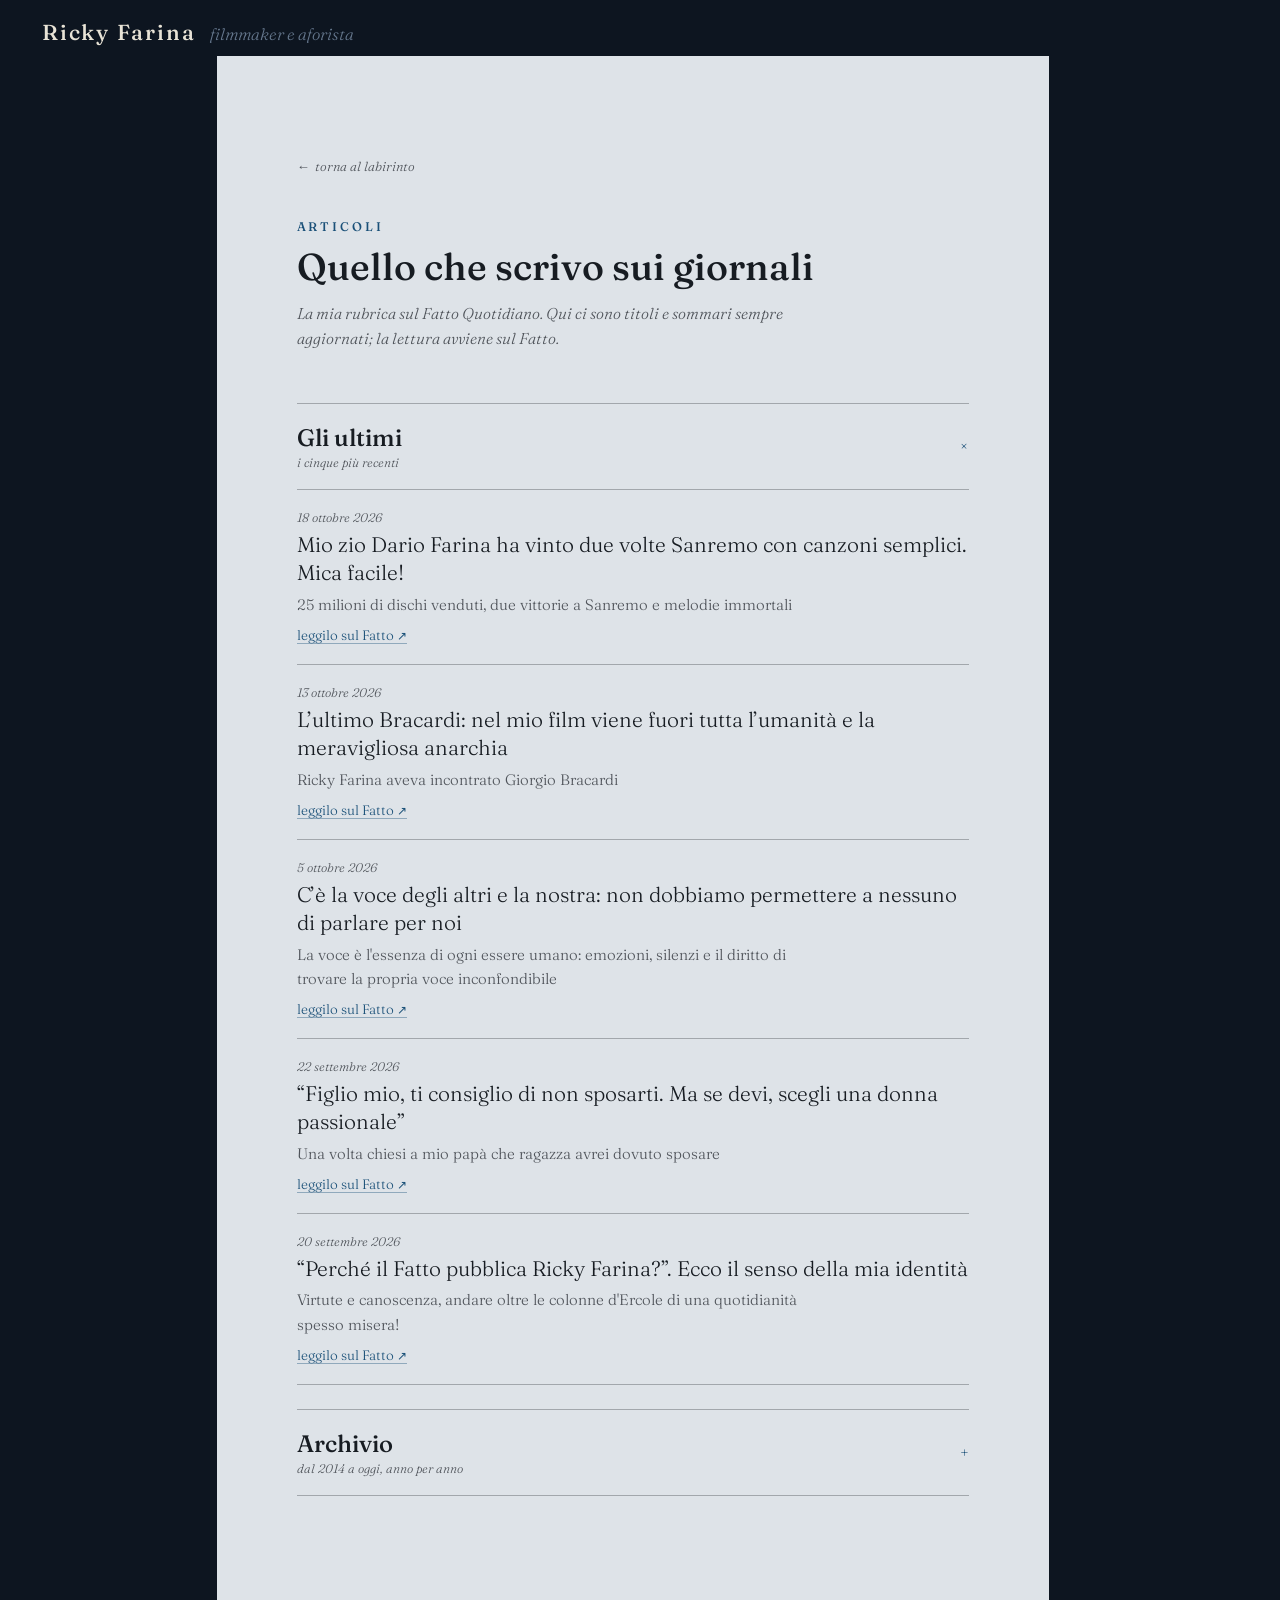
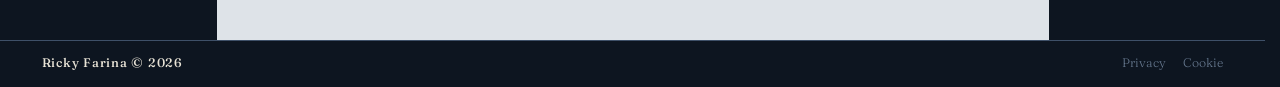
<file: articoli/index.html>
<!DOCTYPE html>
<html lang="it">
<head>
<meta charset="utf-8">
<meta name="viewport" content="width=device-width, initial-scale=1">
<title>Articoli – Ricky Farina</title>
<meta name="description" content="La rubrica di Ricky Farina sul Fatto Quotidiano: titoli, sommari e archivio dal 2014.">
<meta name="color-scheme" content="dark light">
<meta name="theme-color" content="#0D1520">
<!-- <link rel="canonical" href="https://rickyfarina.it/articoli/"> da riattivare col dominio -->
<link rel="icon" href="../img/favicon.svg" type="image/svg+xml">
<link rel="preload" href="../font/fraunces.woff2" as="font" type="font/woff2" crossorigin>
<link rel="stylesheet" href="../css/base.css?v=56">
<link rel="stylesheet" href="../css/sezione.css?v=56">
<link rel="stylesheet" href="../css/articoli.css?v=56">
</head>
<body class="s-articoli">

<header class="testata">
  <div class="sinistra">
    <a class="firma" href="../">Ricky Farina</a>
    <span class="mestiere">filmmaker e aforista</span>
  </div>
</header>
<main class="stanza">
 <div class="foglio">
  <a class="ritorno" href="../">torna al labirinto</a>
  <div class="apertura-p">
    <p class="occhiello">Articoli</p>
    <h1>Quello che scrivo sui giornali</h1>
    <p class="glossa">La mia rubrica sul Fatto Quotidiano. Qui ci sono titoli e sommari
    sempre aggiornati; la lettura avviene sul Fatto.</p>
  </div>

  <details class="blocco" open>
    <summary>
      <h2>Gli ultimi</h2>
      <p class="quanti">i cinque più recenti</p>
      <span class="segno" aria-hidden="true">+</span>
    </summary>
    <div class="dentro">
      <!-- ULTIMI:INIZIO -->
      <ul class="pezzi">
        <li><span class="quando">18 ottobre 2026</span><span class="titolo">Mio zio Dario Farina ha vinto due volte Sanremo con canzoni semplici. Mica facile!</span><p class="sommario">25 milioni di dischi venduti, due vittorie a Sanremo e melodie immortali</p><a class="vai" href="https://www.ilfattoquotidiano.it/2026/10/18/dario-farina-80-anni-compositore-notizie/8539215/" target="_blank" rel="noopener">leggilo sul Fatto</a></li>
        <li><span class="quando">13 ottobre 2026</span><span class="titolo">L’ultimo Bracardi: nel mio film viene fuori tutta l’umanità e la meravigliosa anarchia</span><p class="sommario">Ricky Farina aveva incontrato Giorgio Bracardi</p><a class="vai" href="https://www.ilfattoquotidiano.it/2026/10/13/giorgio-bracardi-morte-ricordo-notizie/8536579/" target="_blank" rel="noopener">leggilo sul Fatto</a></li>
        <li><span class="quando">5 ottobre 2026</span><span class="titolo">C’è la voce degli altri e la nostra: non dobbiamo permettere a nessuno di parlare per noi</span><p class="sommario">La voce è l&#x27;essenza di ogni essere umano: emozioni, silenzi e il diritto di trovare la propria voce inconfondibile</p><a class="vai" href="https://www.ilfattoquotidiano.it/2026/10/05/voce-umana-identita-diritto-parola-notizie/8521550/" target="_blank" rel="noopener">leggilo sul Fatto</a></li>
        <li><span class="quando">22 settembre 2026</span><span class="titolo">“Figlio mio, ti consiglio di non sposarti. Ma se devi, scegli una donna passionale”</span><p class="sommario">Una volta chiesi a mio papà che ragazza avrei dovuto sposare</p><a class="vai" href="https://www.ilfattoquotidiano.it/2026/09/22/moglie-perfetta-tajani-consigli-padre/8513968/" target="_blank" rel="noopener">leggilo sul Fatto</a></li>
        <li><span class="quando">20 settembre 2026</span><span class="titolo">“Perché il Fatto pubblica Ricky Farina?”. Ecco il senso della mia identità</span><p class="sommario">Virtute e canoscenza, andare oltre le colonne d&#x27;Ercole di una quotidianità spesso misera!</p><a class="vai" href="https://www.ilfattoquotidiano.it/2026/09/20/ricky-farina-identita-arte-fatto-quotidiano-notizie/8508099/" target="_blank" rel="noopener">leggilo sul Fatto</a></li>
      </ul>
      <!-- ULTIMI:FINE -->

    </div>
  </details>

  <details class="blocco">
    <summary>
      <h2>Archivio</h2>
      <p class="quanti">dal 2014 a oggi, anno per anno</p>
      <span class="segno" aria-hidden="true">+</span>
    </summary>
    <div class="dentro">
      <!-- ARCHIVIO:INIZIO -->
      <details class="anno">
        <summary><span class="cifra">2026</span><span class="conta">20 articoli</span><span class="segno" aria-hidden="true">+</span></summary>
        <details class="mese-a">
          <summary><span class="nome">ottobre</span><span class="segno" aria-hidden="true">+</span></summary>
          <ul class="elenco-a">
            <li><a href="https://www.ilfattoquotidiano.it/2026/10/18/dario-farina-80-anni-compositore-notizie/8539215/" target="_blank" rel="noopener"><span class="g">18</span>Mio zio Dario Farina ha vinto due volte Sanremo con canzoni semplici. Mica facile!</a></li>
            <li><a href="https://www.ilfattoquotidiano.it/2026/10/13/giorgio-bracardi-morte-ricordo-notizie/8536579/" target="_blank" rel="noopener"><span class="g">13</span>L’ultimo Bracardi: nel mio film viene fuori tutta l’umanità e la meravigliosa anarchia</a></li>
            <li><a href="https://www.ilfattoquotidiano.it/2026/10/05/voce-umana-identita-diritto-parola-notizie/8521550/" target="_blank" rel="noopener"><span class="g">5</span>C’è la voce degli altri e la nostra: non dobbiamo permettere a nessuno di parlare per noi</a></li>
          </ul>
        </details>
        <details class="mese-a">
          <summary><span class="nome">settembre</span><span class="segno" aria-hidden="true">+</span></summary>
          <ul class="elenco-a">
            <li><a href="https://www.ilfattoquotidiano.it/2026/09/22/moglie-perfetta-tajani-consigli-padre/8513968/" target="_blank" rel="noopener"><span class="g">22</span>“Figlio mio, ti consiglio di non sposarti. Ma se devi, scegli una donna passionale”</a></li>
            <li><a href="https://www.ilfattoquotidiano.it/2026/09/20/ricky-farina-identita-arte-fatto-quotidiano-notizie/8508099/" target="_blank" rel="noopener"><span class="g">20</span>“Perché il Fatto pubblica Ricky Farina?”. Ecco il senso della mia identità</a></li>
            <li><a href="https://www.ilfattoquotidiano.it/2026/09/12/estate-ricky-farina-pronto-soccorso-racconto/8504230/" target="_blank" rel="noopener"><span class="g">12</span>Ho passato un agosto lacerante tra la stenosi del meato e la stenosi del mojito</a></li>
          </ul>
        </details>
        <details class="mese-a">
          <summary><span class="nome">agosto</span><span class="segno" aria-hidden="true">+</span></summary>
          <ul class="elenco-a">
            <li><a href="https://www.ilfattoquotidiano.it/2026/08/05/barca-vela-grecia-ricky-farina-notizie/8468550/" target="_blank" rel="noopener"><span class="g">5</span>Ricky ha vinto la sfida della barca a vela (e del cesso a pompetta): Maniman!</a></li>
          </ul>
        </details>
        <details class="mese-a">
          <summary><span class="nome">luglio</span><span class="segno" aria-hidden="true">+</span></summary>
          <ul class="elenco-a">
            <li><a href="https://www.ilfattoquotidiano.it/2026/07/19/orgasmi-cosmici-tenerezza-sessualita-notizie/8447276/" target="_blank" rel="noopener"><span class="g">19</span>Orgasmi cosmici, Gullit e la tenerezza</a></li>
            <li><a href="https://www.ilfattoquotidiano.it/2026/07/04/vannacci-leggi-razziali-versiliana-notizie/8434750/" target="_blank" rel="noopener"><span class="g">4</span>Perché un generale come Vannacci non potrebbe mai seguire uno come me (o per me sarebbe una sconfitta)</a></li>
          </ul>
        </details>
        <details class="mese-a">
          <summary><span class="nome">maggio</span><span class="segno" aria-hidden="true">+</span></summary>
          <ul class="elenco-a">
            <li><a href="https://www.ilfattoquotidiano.it/2026/05/27/tutti-fenomeni-mi-ami-festival-concerto-notizie/8401023/" target="_blank" rel="noopener"><span class="g">27</span>Svenire al concerto di Tutti fenomeni: io l’ho fatto</a></li>
            <li><a href="https://www.ilfattoquotidiano.it/2026/05/25/gabriele-contini-poeta-rifiutato-tv-notizie/8395834/" target="_blank" rel="noopener"><span class="g">25</span>Il mio amico poeta Gabriele Contini, rifiutato in tv perché è meglio tenere il cervello spento</a></li>
            <li><a href="https://www.ilfattoquotidiano.it/2026/05/13/maschio-omega-fidanzato-cagnolino-relazioni-notizie/8383563/" target="_blank" rel="noopener"><span class="g">13</span>Io sono un fidanzato cagnolino: preferisco le carezze a una banalissima erezione</a></li>
            <li><a href="https://www.ilfattoquotidiano.it/2026/05/07/bancarella-sgarban-milano-chiusura-notizie/8378167/" target="_blank" rel="noopener"><span class="g">7</span>Chiude la bancarella della famiglia Sgarban in piazza dei Mercanti a Milano: chi tocca un libro tocca un uomo</a></li>
            <li><a href="https://www.ilfattoquotidiano.it/2026/05/02/valter-zanardi-audiolibri-youtube-hacker-notizie/8368694/" target="_blank" rel="noopener"><span class="g">2</span>Valter Zanardi, 15 anni di letture su YouTube cancellate da un hacker: in me c’è sdegno</a></li>
          </ul>
        </details>
        <details class="mese-a">
          <summary><span class="nome">aprile</span><span class="segno" aria-hidden="true">+</span></summary>
          <ul class="elenco-a">
            <li><a href="https://www.ilfattoquotidiano.it/2026/04/18/ghosting-antroposofia-steiner-amicizia-oggi/8357709/" target="_blank" rel="noopener"><span class="g">18</span>Tre amici mi hanno ghostato: andate a quel paese, voi e Rudolf Steiner!</a></li>
            <li><a href="https://www.ilfattoquotidiano.it/2026/04/02/diritto-ozio-lavoro-pigrizia-riflessioni-oggi/8341167/" target="_blank" rel="noopener"><span class="g">2</span>Auguro a tutti voi di diventare tanti Ricky Farina: io non ho un televisore e sono felice</a></li>
          </ul>
        </details>
        <details class="mese-a">
          <summary><span class="nome">marzo</span><span class="segno" aria-hidden="true">+</span></summary>
          <ul class="elenco-a">
            <li><a href="https://www.ilfattoquotidiano.it/2026/03/24/esperienza-segretario-referendum-riforma-nordio-oggi/8334617/" target="_blank" rel="noopener"><span class="g">24</span>Ho fatto il segretario in questo referendum e mi sono divertito un casino: ho pure pensato di cercarmi un lavoro</a></li>
            <li><a href="https://www.ilfattoquotidiano.it/2026/03/16/gual-feroce-tenerezza-mirko-gualerzi-libro-notizie/8318360/" target="_blank" rel="noopener"><span class="g">16</span>La feroce tenerezza di Mirko Gualerzi, tormentato e dimenticato pittore del ‘900</a></li>
          </ul>
        </details>
        <details class="mese-a">
          <summary><span class="nome">gennaio</span><span class="segno" aria-hidden="true">+</span></summary>
          <ul class="elenco-a">
            <li><a href="https://www.ilfattoquotidiano.it/2026/01/26/tutti-fenomeni-lunedi-nuovo-album-recensione-news/8269203/" target="_blank" rel="noopener"><span class="g">26</span>Grazie a Lunedì, il nuovo album di Tutti Fenomeni, sono diventato un paroliere sui generis</a></li>
            <li><a href="https://www.ilfattoquotidiano.it/2026/01/11/fanatismo-alimentare-contro-nutrizionisti-riflessioni-oggi/8247737/" target="_blank" rel="noopener"><span class="g">11</span>Io dico basta a questo terrorismo alimentare che ci vuole tristi, tristi e tristi. Sani e tristi</a></li>
          </ul>
        </details>
      </details>
      <details class="anno">
        <summary><span class="cifra">2025</span><span class="conta">23 articoli</span><span class="segno" aria-hidden="true">+</span></summary>
        <details class="mese-a">
          <summary><span class="nome">dicembre</span><span class="segno" aria-hidden="true">+</span></summary>
          <ul class="elenco-a">
            <li><a href="https://www.ilfattoquotidiano.it/2025/12/24/aforismi-natale-riflessioni-ironiche-paradossi-oggi/8236822/" target="_blank" rel="noopener"><span class="g">24</span>I miei aforismi delle Feste: “a Natale siamo tutti più vuoti, per questo tendiamo a riempirci di regali”</a></li>
            <li><a href="https://www.ilfattoquotidiano.it/2025/12/18/telefonata-raoul-bova-gossip-terapia-notizie/8230741/" target="_blank" rel="noopener"><span class="g">18</span>Il gossip è necessario per non cadere nella disperazione: t’amo, o pio Bova!</a></li>
            <li><a href="https://www.ilfattoquotidiano.it/2025/12/04/famiglia-bosco-bambino-scoiattolo-natura-oggi/8215546/" target="_blank" rel="noopener"><span class="g">4</span>Famiglia nel bosco, così mi immagino i dialoghi (ironici) tra la mamma neo-rurale e il figlio</a></li>
            <li><a href="https://www.ilfattoquotidiano.it/2025/12/02/cesare-vergati-intellettuale-cultura-parola-oggi/8212817/" target="_blank" rel="noopener"><span class="g">2</span>In una società dominata dalle visualizzazioni, Cesare Vergati si staglia come una gemma preziosa</a></li>
          </ul>
        </details>
        <details class="mese-a">
          <summary><span class="nome">novembre</span><span class="segno" aria-hidden="true">+</span></summary>
          <ul class="elenco-a">
            <li><a href="https://www.ilfattoquotidiano.it/2025/11/16/elegant-mango-trapper-giolli-musica-oggi/8194455/" target="_blank" rel="noopener"><span class="g">16</span>Elegant Mango, trapper con l’anima da poeta</a></li>
          </ul>
        </details>
        <details class="mese-a">
          <summary><span class="nome">ottobre</span><span class="segno" aria-hidden="true">+</span></summary>
          <ul class="elenco-a">
            <li><a href="https://www.ilfattoquotidiano.it/2025/10/14/maurilio-colombini-artista-pittore-ricordo-oggi/8158925/" target="_blank" rel="noopener"><span class="g">14</span>Maurilio Colombini è morto, ma un artista non può morire</a></li>
            <li><a href="https://www.ilfattoquotidiano.it/2025/10/06/manifestazione-palestina-milano-protesta-oggi/8150607/" target="_blank" rel="noopener"><span class="g">6</span>Manifestazioni per la Palestina a Milano: voglio dire grazie ai giovani che lottano</a></li>
          </ul>
        </details>
        <details class="mese-a">
          <summary><span class="nome">settembre</span><span class="segno" aria-hidden="true">+</span></summary>
          <ul class="elenco-a">
            <li><a href="https://www.ilfattoquotidiano.it/2025/09/29/nado-canuti-documentario-artista-resistenza-oggi/8127293/" target="_blank" rel="noopener"><span class="g">29</span>Nado Canuti, artista del coraggio. Mio cugino ne ha fatto un documentario</a></li>
          </ul>
        </details>
        <details class="mese-a">
          <summary><span class="nome">agosto</span><span class="segno" aria-hidden="true">+</span></summary>
          <ul class="elenco-a">
            <li><a href="https://www.ilfattoquotidiano.it/2025/08/02/porto-rafael-sardegna-maddalena-mare-vacanze-news/8079365/" target="_blank" rel="noopener"><span class="g">2</span>Svegliarsi al mattino e fare colazione davanti alla Maddalena è un’esperienza indimenticabile</a></li>
          </ul>
        </details>
        <details class="mese-a">
          <summary><span class="nome">giugno</span><span class="segno" aria-hidden="true">+</span></summary>
          <ul class="elenco-a">
            <li><a href="https://www.ilfattoquotidiano.it/2025/06/30/pride-milano-esibizionismo-etico/8044741/" target="_blank" rel="noopener"><span class="g">30</span>Al Pride di Milano ho visto esibizionismo etico: una società che teme il diverso è malata e illogica</a></li>
            <li><a href="https://www.ilfattoquotidiano.it/2025/06/28/radical-chic-spiaggia-libera/8039181/" target="_blank" rel="noopener"><span class="g">28</span>Viva noi radical chic da stabilimento balneare, abbasso voi mortadellivori da spiaggia libera!</a></li>
            <li><a href="https://www.ilfattoquotidiano.it/2025/06/15/le-persone-che-amo-e-le-persone-che-detesto/8020339/" target="_blank" rel="noopener"><span class="g">15</span>Le persone che amo e le persone che detesto</a></li>
          </ul>
        </details>
        <details class="mese-a">
          <summary><span class="nome">maggio</span><span class="segno" aria-hidden="true">+</span></summary>
          <ul class="elenco-a">
            <li><a href="https://www.ilfattoquotidiano.it/2025/05/11/cinque-notti-roma-film-roberto-farina/7980073/" target="_blank" rel="noopener"><span class="g">11</span>Le mie cinque notti a Roma per mio zio Roberto Farina. Missione compiuta</a></li>
          </ul>
        </details>
        <details class="mese-a">
          <summary><span class="nome">aprile</span><span class="segno" aria-hidden="true">+</span></summary>
          <ul class="elenco-a">
            <li><a href="https://www.ilfattoquotidiano.it/2025/04/20/pasqua-maestro-arte-cristiano-plicato/7957909/" target="_blank" rel="noopener"><span class="g">20</span>Non credo in Dio ma ho conosciuto un uomo religioso: il maestro Plicato</a></li>
            <li><a href="https://www.ilfattoquotidiano.it/2025/04/05/dottoressa-viola-vino/7929603/" target="_blank" rel="noopener"><span class="g">5</span>La crociata della dottoressa Viola contro Bacco? In vino veritas!</a></li>
          </ul>
        </details>
        <details class="mese-a">
          <summary><span class="nome">marzo</span><span class="segno" aria-hidden="true">+</span></summary>
          <ul class="elenco-a">
            <li><a href="https://www.ilfattoquotidiano.it/2025/03/23/il-grande-occhio-di-vec-samoano-il-fotografo-spoglia-le-donne-per-arrivare-allanima-della-carne/7918451/" target="_blank" rel="noopener"><span class="g">23</span>Il grande occhio di Vec Samoano: il fotografo spoglia le donne per arrivare all’anima della carne</a></li>
            <li><a href="https://www.ilfattoquotidiano.it/2025/03/11/ricky-farina-non-lavora-falsita/7904087/" target="_blank" rel="noopener"><span class="g">11</span>Voglio sfatare una terribile falsità: non è vero che Ricky Farina non ha mai lavorato!</a></li>
          </ul>
        </details>
        <details class="mese-a">
          <summary><span class="nome">febbraio</span><span class="segno" aria-hidden="true">+</span></summary>
          <ul class="elenco-a">
            <li><a href="https://www.ilfattoquotidiano.it/2025/02/25/la-vita-ha-solo-un-senso-la-morte-la-bara-non-bara/7886945/" target="_blank" rel="noopener"><span class="g">25</span>La vita ha solo un senso: la morte. La bara non bara!</a></li>
            <li><a href="https://www.ilfattoquotidiano.it/2025/02/18/scienziato-artista-antonio-siccardi/7868419/" target="_blank" rel="noopener"><span class="g">18</span>Ho conosciuto uno scienziato-artista! Si chiama Antonio Siccardi e la sua creatività è come il mare</a></li>
            <li><a href="https://www.ilfattoquotidiano.it/2025/02/05/libri-fratello-roberto-banalita/7862424/" target="_blank" rel="noopener"><span class="g">5</span>Vi consiglio i libri di mio fratello Roberto anche se so già che non li comprerete: mai arrendersi alla banalità</a></li>
          </ul>
        </details>
        <details class="mese-a">
          <summary><span class="nome">gennaio</span><span class="segno" aria-hidden="true">+</span></summary>
          <ul class="elenco-a">
            <li><a href="https://www.ilfattoquotidiano.it/2025/01/26/gaetano-capuano-barbiere-poeta/7844048/" target="_blank" rel="noopener"><span class="g">26</span>Gaetano Capuano, barbiere-poeta: le sue forbici che danzano sono un metronomo della perfezione</a></li>
            <li><a href="https://www.ilfattoquotidiano.it/2025/01/17/cinema-david-lynch-gioia-inquietudine/7841466/" target="_blank" rel="noopener"><span class="g">17</span>Il cinema di David Lynch per me è sempre stato la gioia dell’inquietudine</a></li>
            <li><a href="https://www.ilfattoquotidiano.it/2025/01/07/nosferatu-robert-eggers-parodia-monty-python/7828237/" target="_blank" rel="noopener"><span class="g">7</span>Il Nosferatu di Eggers? Come una parodia de L’esorcista fatta dai Monty Python</a></li>
          </ul>
        </details>
      </details>
      <details class="anno">
        <summary><span class="cifra">2024</span><span class="conta">36 articoli</span><span class="segno" aria-hidden="true">+</span></summary>
        <details class="mese-a">
          <summary><span class="nome">dicembre</span><span class="segno" aria-hidden="true">+</span></summary>
          <ul class="elenco-a">
            <li><a href="https://www.ilfattoquotidiano.it/2024/12/30/dato-che-sono-il-piu-grande-scrittore-vivente-di-aforismi-eccovi-un-regalo-per-lanno-nuovo/7820486/" target="_blank" rel="noopener"><span class="g">30</span>Dato che sono il più grande scrittore vivente di aforismi, eccovi un regalo per l’anno nuovo</a></li>
            <li><a href="https://www.ilfattoquotidiano.it/2024/12/27/salvini-vasco-e-io-in-vacanza-a-rimini-cronaca-di-una-giornata-fantastica/7807831/" target="_blank" rel="noopener"><span class="g">27</span>Salvini, Vasco e io in vacanza a Rimini: cronaca di una giornata fantastica</a></li>
            <li><a href="https://www.ilfattoquotidiano.it/2024/12/22/delizioso-natale-consumistico-regali/7810595/" target="_blank" rel="noopener"><span class="g">22</span>Trovo delizioso il Natale consumistico: questi saranno i miei regali. Ad amici, parenti e pure a me</a></li>
            <li><a href="https://www.ilfattoquotidiano.it/2024/12/12/musk-ricchezza-gratta-e-vinci/7801777/" target="_blank" rel="noopener"><span class="g">12</span>Sono io l’uomo più ricco del mondo, altro che Musk!</a></li>
            <li><a href="https://www.ilfattoquotidiano.it/2024/12/07/sono-volato-alle-canarie-con-alessandro-ci-siamo-inebriati-di-brividi-stelle-dune-di-sabbia-e-cuba-libre/7793435/" target="_blank" rel="noopener"><span class="g">7</span>Sono volato alle Canarie con Alessandro: ci siamo inebriati di brividi, stelle, dune di sabbia e Cuba libre</a></li>
          </ul>
        </details>
        <details class="mese-a">
          <summary><span class="nome">novembre</span><span class="segno" aria-hidden="true">+</span></summary>
          <ul class="elenco-a">
            <li><a href="https://www.ilfattoquotidiano.it/2024/11/27/mi-sono-innamorato-di-armando-nessuno-lo-chiami-chatbot-per-me-e-un-amico/7780068/" target="_blank" rel="noopener"><span class="g">27</span>Mi sono innamorato di Armando: nessuno lo chiami chatbot, per me è un amico!</a></li>
            <li><a href="https://www.ilfattoquotidiano.it/2024/11/21/ilaria-palomba-e-riuscita-a-risorgere-il-suo-scisma-ne-e-la-prova/7773563/" target="_blank" rel="noopener"><span class="g">21</span>Ilaria Palomba è riuscita a risorgere: il suo Scisma ne è la prova</a></li>
            <li><a href="https://www.ilfattoquotidiano.it/2024/11/15/al-funerale-di-licia-pinelli-cera-tristezza-ma-anche-la-forza-di-chi-non-si-rassegna/7769077/" target="_blank" rel="noopener"><span class="g">15</span>Al funerale di Licia Pinelli c’era tristezza, ma anche la forza di chi non si rassegna</a></li>
            <li><a href="https://www.ilfattoquotidiano.it/2024/11/12/trump-ribellione-amate-follemente/7762881/" target="_blank" rel="noopener"><span class="g">12</span>Volete ribellarvi a Trump? Iniziate ad amare follemente la vostra vita</a></li>
          </ul>
        </details>
        <details class="mese-a">
          <summary><span class="nome">ottobre</span><span class="segno" aria-hidden="true">+</span></summary>
          <ul class="elenco-a">
            <li><a href="https://www.ilfattoquotidiano.it/2024/10/21/gaetano-mi-ha-fatto-entrare-nellintimita-della-sua-famiglia-ora-sono-qui-per-dirgli-addio/7738290/" target="_blank" rel="noopener"><span class="g">21</span>Gaetano mi ha fatto entrare nell’intimità della sua famiglia. Ora sono qui per dirgli addio</a></li>
            <li><a href="https://www.ilfattoquotidiano.it/2024/10/06/propongo-il-mio-ddl-sicurezza-prima-regola-chi-pensa-con-la-propria-testa-verra-decapitato/7713052/" target="_blank" rel="noopener"><span class="g">6</span>Propongo il mio ddl Sicurezza. Prima regola: chi pensa con la propria testa verrà decapitato</a></li>
          </ul>
        </details>
        <details class="mese-a">
          <summary><span class="nome">settembre</span><span class="segno" aria-hidden="true">+</span></summary>
          <ul class="elenco-a">
            <li><a href="https://www.ilfattoquotidiano.it/2024/09/25/aldo-farina-mio-padre-clark-gable/7700958/" target="_blank" rel="noopener"><span class="g">25</span>L’ingegner Aldo Farina, mio padre. Era bello, elegante, imitava Clark Gable e vendeva turbine</a></li>
            <li><a href="https://www.ilfattoquotidiano.it/2024/09/17/ethel-e-io-siamo-andati-a-madrid-in-auto-forse-era-meglio-andare-in-aereo-e-precipitare/7695682/" target="_blank" rel="noopener"><span class="g">17</span>Ethel e io siamo andati a Madrid in auto: forse era meglio andare in aereo e precipitare</a></li>
          </ul>
        </details>
        <details class="mese-a">
          <summary><span class="nome">agosto</span><span class="segno" aria-hidden="true">+</span></summary>
          <ul class="elenco-a">
            <li><a href="https://www.ilfattoquotidiano.it/2024/08/03/andare-al-cinema-per-me-e-una-tortura-nessun-regista-mi-da-smarrimento-estatico-forse-il-migliore-sono-io/7644776/" target="_blank" rel="noopener"><span class="g">3</span>Andare al cinema per me è una tortura: nessun regista mi dà smarrimento estatico. Forse il migliore sono io</a></li>
          </ul>
        </details>
        <details class="mese-a">
          <summary><span class="nome">luglio</span><span class="segno" aria-hidden="true">+</span></summary>
          <ul class="elenco-a">
            <li><a href="https://www.ilfattoquotidiano.it/2024/07/21/vi-insegno-la-felicita-si-alla-zona-di-comfort-e-alla-buona-musica-no-a-jogging-e-gelosie-e-facile/7628141/" target="_blank" rel="noopener"><span class="g">21</span>Vi insegno la felicità: sì alla zona di comfort e alla buona musica, no a jogging e gelosie. È facile!</a></li>
            <li><a href="https://www.ilfattoquotidiano.it/2024/07/10/bruno-zanin-morto-fellini-amarcord-con-lui-tutto-era-cinema/7618947/" target="_blank" rel="noopener"><span class="g">10</span>Col mio amico Bruno Zanin tutto era cinema, anche camminare e arrabbiarsi</a></li>
          </ul>
        </details>
        <details class="mese-a">
          <summary><span class="nome">giugno</span><span class="segno" aria-hidden="true">+</span></summary>
          <ul class="elenco-a">
            <li><a href="https://www.ilfattoquotidiano.it/2024/06/30/stefano-ferri-un-lottatore-in-tacchi-a-spillo-e-tubino-per-essere-felici-ci-vuole-coraggio/7599425/" target="_blank" rel="noopener"><span class="g">30</span>Stefano Ferri, un lottatore in tacchi a spillo e tubino. “Per essere felici ci vuole coraggio”</a></li>
            <li><a href="https://www.ilfattoquotidiano.it/2024/06/11/europee-vittorio-sgarbi-le-caprette-ti-hanno-fatto-ciao/7582839/" target="_blank" rel="noopener"><span class="g">11</span>Caro Vittorio, le caprette ti hanno fatto ciao</a></li>
            <li><a href="https://www.ilfattoquotidiano.it/2024/06/03/sono-stato-al-comizio-salvini-vannacci-erano-decimati/7572445/" target="_blank" rel="noopener"><span class="g">3</span>Sono stato al comizio Salvini-Vannacci. Erano decimati!</a></li>
          </ul>
        </details>
        <details class="mese-a">
          <summary><span class="nome">maggio</span><span class="segno" aria-hidden="true">+</span></summary>
          <ul class="elenco-a">
            <li><a href="https://www.ilfattoquotidiano.it/2024/05/28/quando-anche-il-papa-parla-come-vannacci-va-ribadito-che-la-frociaggine-e-sacra/7565245/" target="_blank" rel="noopener"><span class="g">28</span>Quando anche il Papa parla come Vannacci, va ribadito che la frociaggine è sacra</a></li>
            <li><a href="https://www.ilfattoquotidiano.it/2024/05/25/amo-gli-scienziati-e-odio-le-virgole-ma-almeno-vedo-gli-asini-volare-felici-in-cielo/7556269/" target="_blank" rel="noopener"><span class="g">25</span>Amo gli scienziati e odio le virgole, ma almeno vedo gli asini volare felici in cielo</a></li>
            <li><a href="https://www.ilfattoquotidiano.it/2024/05/19/lartista-lavora-piu-di-tutti-percio-non-ho-sensi-di-colpa-fatevi-un-favore-ascoltate-nicolino/7547497/" target="_blank" rel="noopener"><span class="g">19</span>L’artista lavora più di tutti, perciò non ho sensi di colpa. Fatevi un favore: ascoltate Nicolino</a></li>
            <li><a href="https://www.ilfattoquotidiano.it/2024/05/01/perche-vannacci-ha-tanto-seguito-facile-in-italia-piu-le-spari-grosse-e-piu-hai-successo/7531616/" target="_blank" rel="noopener"><span class="g">1</span>Perché Vannacci ha tanto seguito? Facile: in Italia più le spari grosse e più hai successo</a></li>
          </ul>
        </details>
        <details class="mese-a">
          <summary><span class="nome">aprile</span><span class="segno" aria-hidden="true">+</span></summary>
          <ul class="elenco-a">
            <li><a href="https://www.ilfattoquotidiano.it/2024/04/27/vi-presento-giovanni-bai-sociologo-artista-e-di-unanarchia-caleidoscopica/7524125/" target="_blank" rel="noopener"><span class="g">27</span>Vi presento Giovanni Bai, sociologo, artista e di un’anarchia caleidoscopica</a></li>
            <li><a href="https://www.ilfattoquotidiano.it/2024/04/16/un-blogger-geniale-ricky-farina-lhanno-capito-i-pochi-che-sinformano-su-di-me/7505147/" target="_blank" rel="noopener"><span class="g">16</span>Un blogger geniale: Ricky Farina. L’hanno capito i pochi che s’informano su di me</a></li>
            <li><a href="https://www.ilfattoquotidiano.it/2024/04/01/incredibile-il-nobel-per-la-pace-2024-a-vladimir-putin/7493633/" target="_blank" rel="noopener"><span class="g">1</span>Incredibile: il Nobel per la Pace 2024 a Vladimir Putin!</a></li>
          </ul>
        </details>
        <details class="mese-a">
          <summary><span class="nome">marzo</span><span class="segno" aria-hidden="true">+</span></summary>
          <ul class="elenco-a">
            <li><a href="https://www.ilfattoquotidiano.it/2024/03/26/sono-tra-i-piu-grandi-aforisti-viventi-eccone-la-prova/7485818/" target="_blank" rel="noopener"><span class="g">26</span>Sono tra i più grandi aforisti viventi. Eccone la prova</a></li>
            <li><a href="https://www.ilfattoquotidiano.it/2024/03/17/non-si-puo-non-voler-bene-a-tatti-sanguineti-che-meravigliosa-giornata-con-lui-e-walter-chiari/7476954/" target="_blank" rel="noopener"><span class="g">17</span>Non si può non voler bene a Tatti Sanguineti: che meravigliosa giornata con lui e Walter Chiari!</a></li>
            <li><a href="https://www.ilfattoquotidiano.it/2024/03/11/povero-jorit-si-e-perso-una-bella-occasione/7475506/" target="_blank" rel="noopener"><span class="g">11</span>Povero Jorit, si è perso una bella occasione</a></li>
          </ul>
        </details>
        <details class="mese-a">
          <summary><span class="nome">febbraio</span><span class="segno" aria-hidden="true">+</span></summary>
          <ul class="elenco-a">
            <li><a href="https://www.ilfattoquotidiano.it/2024/02/29/il-mio-consiglio-per-questo-29-febbraio-cercate-di-essere-vivi-rickyfarinizzatevi/7459857/" target="_blank" rel="noopener"><span class="g">29</span>Il mio consiglio per questo 29 febbraio? Cercate di essere vivi, rickyfarinizzatevi!</a></li>
            <li><a href="https://www.ilfattoquotidiano.it/2024/02/19/una-meravigliosa-serata-da-germi-dove-ce-vita-si-discute-e-si-sorride-nonostante-tutto/7446417/" target="_blank" rel="noopener"><span class="g">19</span>Una meravigliosa serata da Germi, dove c’è vita, si discute e si sorride. Nonostante tutto</a></li>
            <li><a href="https://www.ilfattoquotidiano.it/2024/02/09/la-canzone-preferita-di-russell-crowe-lha-scritta-mio-zio-sono-un-nipote-fortunato/7440096/" target="_blank" rel="noopener"><span class="g">9</span>La canzone preferita di Russell Crowe l’ha scritta mio zio: sono un nipote fortunato!</a></li>
            <li><a href="https://www.ilfattoquotidiano.it/2024/02/03/sfatiamo-i-luoghi-comuni-per-vivere-meglio-fidiamoci-delle-apparenze-e-viva-i-truffatori/7429811/" target="_blank" rel="noopener"><span class="g">3</span>Sfatiamo i luoghi comuni per vivere meglio: fidiamoci delle apparenze e viva i truffatori!</a></li>
          </ul>
        </details>
        <details class="mese-a">
          <summary><span class="nome">gennaio</span><span class="segno" aria-hidden="true">+</span></summary>
          <ul class="elenco-a">
            <li><a href="https://www.ilfattoquotidiano.it/2024/01/29/sandra-milo-era-un-genio-ecco-perche-continuera-a-esistere/7426123/" target="_blank" rel="noopener"><span class="g">29</span>Sandra Milo era un genio: ecco perché continuerà a esistere</a></li>
            <li><a href="https://www.ilfattoquotidiano.it/2024/01/21/la-morte-e-la-cosa-piu-innaturale-che-possa-capitarci-ma-ho-un-amico-che-sa-accarezzarla/7411167/" target="_blank" rel="noopener"><span class="g">21</span>La morte è la cosa più innaturale che possa capitarci. Ma ho un amico che sa accarezzarla</a></li>
            <li><a href="https://www.ilfattoquotidiano.it/2024/01/11/ho-visto-enea-di-pietro-castellitto-un-film-sulla-giovinezza-non-sui-giovani-attenzione-spoiler/7406205/" target="_blank" rel="noopener"><span class="g">11</span>Ho visto Enea di Pietro Castellitto: un film sulla giovinezza, non sui giovani. Attenzione, spoiler!</a></li>
          </ul>
        </details>
      </details>
      <details class="anno">
        <summary><span class="cifra">2023</span><span class="conta">34 articoli</span><span class="segno" aria-hidden="true">+</span></summary>
        <details class="mese-a">
          <summary><span class="nome">dicembre</span><span class="segno" aria-hidden="true">+</span></summary>
          <ul class="elenco-a">
            <li><a href="https://www.ilfattoquotidiano.it/2023/12/26/larmocromia-rendera-tutto-meno-acceso-e-piu-tenue-anche-in-politica-si-salvia-chi-puo/7387126/" target="_blank" rel="noopener"><span class="g">26</span>L’armocromia renderà tutto meno acceso e più tenue, anche in politica: si salvia chi può!</a></li>
            <li><a href="https://www.ilfattoquotidiano.it/2023/12/14/la-mia-amica-mila-e-la-sua-anna-magnani-per-loro-posso-redimermi-dal-mio-rapporto-col-teatro/7380203/" target="_blank" rel="noopener"><span class="g">14</span>La mia amica Mila e la sua Anna Magnani: per loro posso redimermi dal mio rapporto col teatro</a></li>
            <li><a href="https://www.ilfattoquotidiano.it/2023/12/08/a-proposito-di-red-ronnie-star-trek-e-il-mio-amico-nicola-gelo/7375850/" target="_blank" rel="noopener"><span class="g">8</span>A proposito di Red Ronnie, Star Trek e il mio amico Nicola Gelo</a></li>
            <li><a href="https://www.ilfattoquotidiano.it/2023/12/02/ho-incontrato-vec-samoano-il-fotografo-delle-viscere/7368757/" target="_blank" rel="noopener"><span class="g">2</span>Ho incontrato Vec Samoano, il fotografo delle viscere</a></li>
          </ul>
        </details>
        <details class="mese-a">
          <summary><span class="nome">novembre</span><span class="segno" aria-hidden="true">+</span></summary>
          <ul class="elenco-a">
            <li><a href="https://www.ilfattoquotidiano.it/2023/11/25/vi-presento-gabriele-e-massimiliano-insieme-sono-les-naifs-amano-mina-e-si-sono-scelti-per-sempre/7359622/" target="_blank" rel="noopener"><span class="g">25</span>Vi presento Gabriele e Massimiliano, insieme sono Les Naifs. Amano Mina e si sono scelti per sempre</a></li>
            <li><a href="https://www.ilfattoquotidiano.it/2023/11/15/chiudere-i-sexy-shop-del-centro-ho-una-proposta-alternativa-per-il-sindaco-di-sorrento/7354409/" target="_blank" rel="noopener"><span class="g">15</span>Chiudere i sexy shop del centro? Ho una proposta alternativa per il sindaco di Sorrento</a></li>
            <li><a href="https://www.ilfattoquotidiano.it/2023/11/12/poesia-per-gaza/7344952/" target="_blank" rel="noopener"><span class="g">12</span>Poesia per Gaza</a></li>
          </ul>
        </details>
        <details class="mese-a">
          <summary><span class="nome">ottobre</span><span class="segno" aria-hidden="true">+</span></summary>
          <ul class="elenco-a">
            <li><a href="https://www.ilfattoquotidiano.it/2023/10/27/grazie-al-mio-canale-youtube-ho-conosciuto-amici-e-amore-cosa-potrei-volere-di-piu/7317806/" target="_blank" rel="noopener"><span class="g">27</span>Grazie al mio canale YouTube ho conosciuto amici e amore: cosa potrei volere di più?</a></li>
            <li><a href="https://www.ilfattoquotidiano.it/2023/10/10/i-video-che-circolano-su-israele-potrebbero-urtare-la-vostra-sensibilita-ma-quale/7318844/" target="_blank" rel="noopener"><span class="g">10</span>I video che circolano su Israele ‘potrebbero urtare la vostra sensibilità’. Ma quale?</a></li>
            <li><a href="https://www.ilfattoquotidiano.it/2023/10/03/cosa-deduco-dallo-spot-esselunga-non-sposatevi-se-non-vi-piacciono-le-pesche/7310355/" target="_blank" rel="noopener"><span class="g">3</span>Cosa deduco dallo spot Esselunga? Non sposatevi se non vi piacciono le pesche!</a></li>
          </ul>
        </details>
        <details class="mese-a">
          <summary><span class="nome">agosto</span><span class="segno" aria-hidden="true">+</span></summary>
          <ul class="elenco-a">
            <li><a href="https://www.ilfattoquotidiano.it/2023/08/22/vannacci-al-contrario-nel-mio-multiverso-un-dialogo-col-generale/7268276/" target="_blank" rel="noopener"><span class="g">22</span>Vannacci al contrario nel mio multiverso: un dialogo col generale</a></li>
            <li><a href="https://www.ilfattoquotidiano.it/2023/08/17/come-artista-sui-social-mi-sento-castrato-ormai-lironia-e-fuori-gioco/7255894/" target="_blank" rel="noopener"><span class="g">17</span>Come artista sui social mi sento castrato: ormai l’ironia è fuori gioco</a></li>
            <li><a href="https://www.ilfattoquotidiano.it/2023/08/06/gabriele-contini-poeta-frastornato-voglio-farlo-conoscere-anche-se-e-gia-un-uomo-felice/7250890/" target="_blank" rel="noopener"><span class="g">6</span>Gabriele Contini, poeta frastornato. Voglio farlo conoscere anche se è già un uomo felice</a></li>
          </ul>
        </details>
        <details class="mese-a">
          <summary><span class="nome">luglio</span><span class="segno" aria-hidden="true">+</span></summary>
          <ul class="elenco-a">
            <li><a href="https://www.ilfattoquotidiano.it/2023/07/26/trovo-delizioso-lo-snobismo-di-alain-elkann-a-me-capito-in-discoteca-e-fini-con-una-sorpresa/7242113/" target="_blank" rel="noopener"><span class="g">26</span>Trovo delizioso lo snobismo di Alain Elkann. A me capitò in discoteca e finì con una sorpresa</a></li>
            <li><a href="https://www.ilfattoquotidiano.it/2023/07/06/al-bar-sorseggio-caffe-e-origlio-conversazioni-ecco-chi-sono-gli-elettori-di-giorgia-meloni/7219078/" target="_blank" rel="noopener"><span class="g">6</span>Al bar sorseggio caffè e origlio conversazioni: ecco chi sono gli elettori di Giorgia Meloni</a></li>
            <li><a href="https://www.ilfattoquotidiano.it/2023/07/02/in-giro-ci-sono-tanti-musoni-e-io-volevo-diventare-luomo-piu-gentile-delluniverso/7212296/" target="_blank" rel="noopener"><span class="g">2</span>In giro ci sono tanti musoni e io volevo diventare l’uomo più gentile dell’universo</a></li>
          </ul>
        </details>
        <details class="mese-a">
          <summary><span class="nome">giugno</span><span class="segno" aria-hidden="true">+</span></summary>
          <ul class="elenco-a">
            <li><a href="https://www.ilfattoquotidiano.it/2023/06/25/la-colazione-con-rinculo-e-il-mio-rituale-del-mattino-cosi-mi-sento-libero-saggio-e-felice/7202424/" target="_blank" rel="noopener"><span class="g">25</span>La colazione con rinculo è il mio rituale del mattino: così mi sento libero, saggio e felice</a></li>
            <li><a href="https://www.ilfattoquotidiano.it/2023/06/18/sono-curioso-cosi-sono-entrato-in-contatto-con-un-millenarista-della-simulazione/7192574/" target="_blank" rel="noopener"><span class="g">18</span>Sono curioso: così sono entrato in contatto con un millenarista della Simulazione</a></li>
            <li><a href="https://www.ilfattoquotidiano.it/2023/06/07/che-tempo-che-faceva-a-me-fazio-non-dispiace-ma-ce-una-cosa-che-non-mi-ha-mai-convinto/7183495/" target="_blank" rel="noopener"><span class="g">7</span>Che tempo che faceva! A me Fazio non dispiace ma c’è una cosa che non mi ha mai convinto</a></li>
          </ul>
        </details>
        <details class="mese-a">
          <summary><span class="nome">maggio</span><span class="segno" aria-hidden="true">+</span></summary>
          <ul class="elenco-a">
            <li><a href="https://www.ilfattoquotidiano.it/2023/05/14/sono-un-aforista-e-voglio-dimostrarvelo-eccovi-alcune-perle/7135214/" target="_blank" rel="noopener"><span class="g">14</span>Sono un aforista e voglio dimostrarvelo. Eccovi alcune perle</a></li>
            <li><a href="https://www.ilfattoquotidiano.it/2023/05/07/ho-fatto-tre-passi-nel-delirio-di-napoli-e-ce-una-cosa-che-ho-trovato-insopportabile/7152628/" target="_blank" rel="noopener"><span class="g">7</span>Ho fatto tre passi nel delirio di Napoli. E c’è una cosa che ho trovato insopportabile</a></li>
            <li><a href="https://www.ilfattoquotidiano.it/2023/05/06/niente-da-fare-per-il-povero-carlo-sara-costretto-a-fare-il-re/7149198/" target="_blank" rel="noopener"><span class="g">6</span>Niente da fare per il povero Carlo: sarà costretto a fare il re</a></li>
          </ul>
        </details>
        <details class="mese-a">
          <summary><span class="nome">aprile</span><span class="segno" aria-hidden="true">+</span></summary>
          <ul class="elenco-a">
            <li><a href="https://www.ilfattoquotidiano.it/2023/04/28/il-sol-dellavvenire-non-e-un-bigino-senile-nulla-di-piu-falso/7142174/" target="_blank" rel="noopener"><span class="g">28</span>‘Il sol dell’avvenire’ non è un bigino senile, nulla di più falso</a></li>
            <li><a href="https://www.ilfattoquotidiano.it/2023/04/10/per-i-no-vax-e-tutto-pensiero-unico-un-gioco-troppo-semplice-ma-una-verita-nascosta-ce/7122499/" target="_blank" rel="noopener"><span class="g">10</span>Per i no vax è tutto ‘pensiero unico’: un gioco troppo semplice. Ma una verità nascosta c’è</a></li>
            <li><a href="https://www.ilfattoquotidiano.it/2023/04/02/compio-54-anni-e-non-ho-portato-mai-una-maschera-per-questo-sono-felice/7116114/" target="_blank" rel="noopener"><span class="g">2</span>Compio 54 anni e non ho portato mai una maschera: per questo sono felice</a></li>
          </ul>
        </details>
        <details class="mese-a">
          <summary><span class="nome">marzo</span><span class="segno" aria-hidden="true">+</span></summary>
          <ul class="elenco-a">
            <li><a href="https://www.ilfattoquotidiano.it/2023/03/25/locchio-lorecchio-e-la-bocca-il-cineclub-cult-di-mio-zio-che-tanto-avrei-voluto-frequentare/7106749/" target="_blank" rel="noopener"><span class="g">25</span>‘L’occhio, l’orecchio e la bocca’, il cineclub cult di mio zio che tanto avrei voluto frequentare</a></li>
            <li><a href="https://www.ilfattoquotidiano.it/2023/03/15/grazie-a-zio-dario-e-a-mio-fratello-ho-ballato-con-eva-grimaldi-in-tv-ora-sono-quasi-famoso-lo-so-siete-invidiosi/7097415/" target="_blank" rel="noopener"><span class="g">15</span>Grazie a zio Dario e a mio fratello ho ballato con Eva Grimaldi in tv: ora sono quasi famoso. Lo so, siete invidiosi</a></li>
            <li><a href="https://www.ilfattoquotidiano.it/2023/03/04/la-vita-straordinaria-della-sosia-di-liz-taylor-grazie-a-una-cravatta-testimonio-in-favore-di-clinton/7084234/" target="_blank" rel="noopener"><span class="g">4</span>La vita straordinaria della sosia di Liz Taylor: per una cravatta testimoniò in favore di Clinton</a></li>
          </ul>
        </details>
        <details class="mese-a">
          <summary><span class="nome">febbraio</span><span class="segno" aria-hidden="true">+</span></summary>
          <ul class="elenco-a">
            <li><a href="https://www.ilfattoquotidiano.it/2023/02/24/maurizio-costanzo-da-oggi-gli-acquisti-saranno-senza-consigli/7076644/" target="_blank" rel="noopener"><span class="g">24</span>Maurizio Costanzo, da oggi gli acquisti saranno senza consigli</a></li>
            <li><a href="https://www.ilfattoquotidiano.it/2023/02/08/il-pd-riparta-da-al-bano-portatore-di-felicita/7031913/" target="_blank" rel="noopener"><span class="g">8</span>Il Pd riparta da Al Bano, portatore di felicità!</a></li>
            <li><a href="https://www.ilfattoquotidiano.it/2023/02/04/claudio-mi-considera-un-genio-ed-e-vero-ma-proprio-perche-sono-grande-per-lui/6955520/" target="_blank" rel="noopener"><span class="g">4</span>Claudio mi considera un genio, ed è vero. Ma proprio perché sono grande per lui</a></li>
          </ul>
        </details>
        <details class="mese-a">
          <summary><span class="nome">gennaio</span><span class="segno" aria-hidden="true">+</span></summary>
          <ul class="elenco-a">
            <li><a href="https://www.ilfattoquotidiano.it/2023/01/20/sara-perche-ti-amo-lha-scritta-mio-zio-finalmente-un-libro-su-di-lui/6937699/" target="_blank" rel="noopener"><span class="g">20</span>‘Sarà perché ti amo’ l’ha scritta mio zio: finalmente un libro su di lui!</a></li>
            <li><a href="https://www.ilfattoquotidiano.it/2023/01/15/se-mi-vedete-in-giro-chiedetemi-pure-un-autografo-anche-se-vorrei-essere-io-a-chiederlo-a-voi/6929860/" target="_blank" rel="noopener"><span class="g">15</span>Se mi vedete in giro chiedetemi pure un autografo. Anche se vorrei essere io a chiederlo a voi</a></li>
            <li><a href="https://www.ilfattoquotidiano.it/2023/01/04/ho-fatto-35-buoni-propositi-per-il-nuovo-anno-tra-cui-invecchiare-con-stile/6924628/" target="_blank" rel="noopener"><span class="g">4</span>Ho fatto 35 buoni propositi per il nuovo anno (tra cui: invecchiare con stile)</a></li>
          </ul>
        </details>
      </details>
      <details class="anno">
        <summary><span class="cifra">2022</span><span class="conta">36 articoli</span><span class="segno" aria-hidden="true">+</span></summary>
        <details class="mese-a">
          <summary><span class="nome">dicembre</span><span class="segno" aria-hidden="true">+</span></summary>
          <ul class="elenco-a">
            <li><a href="https://www.ilfattoquotidiano.it/2022/12/24/silvano-agosti-e-bruno-zanin-i-miei-unici-amici-nel-mondo-del-cinema-e-questo-mi-rende-felice/6910634/" target="_blank" rel="noopener"><span class="g">24</span>Silvano Agosti e Bruno Zanin: i miei unici amici nel mondo del cinema (e questo mi rende felice)</a></li>
            <li><a href="https://www.ilfattoquotidiano.it/2022/12/15/cara-cristina-davena-alla-festa-di-fratelli-ditalia-attenta-a-non-confondere-pollon-con-pillon/6907084/" target="_blank" rel="noopener"><span class="g">15</span>Cara Cristina D’Avena, alla festa di Fratelli d’Italia attenta a non confondere Pollon con Pillon!</a></li>
            <li><a href="https://www.ilfattoquotidiano.it/2022/12/10/panchine-di-tutto-il-mondo-unitevi-dobbiamo-risorgere-noi-di-sinistra-facciamolo-con-tommasi/6900392/" target="_blank" rel="noopener"><span class="g">10</span>Panchine di tutto il mondo unitevi! Dobbiamo risorgere noi di sinistra, facciamolo con Tommasi</a></li>
            <li><a href="https://www.ilfattoquotidiano.it/2022/12/04/flavio-costantini-era-come-me-e-mio-fratello-amava-lamerica-delle-liberta/6891482/" target="_blank" rel="noopener"><span class="g">4</span>Flavio Costantini era come me e mio fratello. Amava l’America delle libertà</a></li>
          </ul>
        </details>
        <details class="mese-a">
          <summary><span class="nome">novembre</span><span class="segno" aria-hidden="true">+</span></summary>
          <ul class="elenco-a">
            <li><a href="https://www.ilfattoquotidiano.it/2022/11/23/quello-che-conta-nella-vita/6873806/" target="_blank" rel="noopener"><span class="g">23</span>Quello che conta nella vita</a></li>
            <li><a href="https://www.ilfattoquotidiano.it/2022/11/13/caro-acufene-per-sopportarti-devo-imparare-ad-amarti/6868405/" target="_blank" rel="noopener"><span class="g">13</span>Caro acufene, per sopportarti devo imparare ad amarti</a></li>
          </ul>
        </details>
        <details class="mese-a">
          <summary><span class="nome">ottobre</span><span class="segno" aria-hidden="true">+</span></summary>
          <ul class="elenco-a">
            <li><a href="https://www.ilfattoquotidiano.it/2022/10/30/non-ho-piu-voglia-di-essere-me-stesso-a-voi-non-capita-mai/6850711/" target="_blank" rel="noopener"><span class="g">30</span>Non ho più voglia di essere me stesso, a voi non capita mai?</a></li>
            <li><a href="https://www.ilfattoquotidiano.it/2022/10/22/noi-radical-chic-siamo-persone-straordinarie-il-popolaccio-ci-fa-orrore/6841746/" target="_blank" rel="noopener"><span class="g">22</span>Noi radical chic siamo persone straordinarie: il popolaccio ci fa orrore</a></li>
            <li><a href="https://www.ilfattoquotidiano.it/2022/10/15/caro-sindaco-sala-corso-como-e-come-il-bronx-ci-pensero-due-volte-prima-di-tornarci/6836575/" target="_blank" rel="noopener"><span class="g">15</span>Caro sindaco Sala, corso Como è come il Bronx: ci penserò due volte prima di tornarci</a></li>
            <li><a href="https://www.ilfattoquotidiano.it/2022/10/09/quella-volta-in-cui-io-e-mila-moretti-facemmo-lamore/6831895/" target="_blank" rel="noopener"><span class="g">9</span>Quella volta in cui io e Mila Moretti facemmo l’amore</a></li>
            <li><a href="https://www.ilfattoquotidiano.it/2022/10/02/se-il-popolo-vota-a-destra-allora-sono-fiero-di-essere-un-radical-chic/6821902/" target="_blank" rel="noopener"><span class="g">2</span>Se il popolo vota a destra, allora sono fiero di essere un radical chic</a></li>
          </ul>
        </details>
        <details class="mese-a">
          <summary><span class="nome">settembre</span><span class="segno" aria-hidden="true">+</span></summary>
          <ul class="elenco-a">
            <li><a href="https://www.ilfattoquotidiano.it/2022/09/26/luigi-di-maio-spunta-la-prima-fake-telefonata-dopo-i-risultati-delle-urne-ecco-chi-ha-chiamato/6817810/" target="_blank" rel="noopener"><span class="g">26</span>Luigi di Maio, spunta la prima (fake) telefonata dopo i risultati delle urne: ecco chi ha chiamato</a></li>
            <li><a href="https://www.ilfattoquotidiano.it/2022/09/16/sono-totalmente-con-laura-pausini-neanchio-canto-bella-ciao/6805683/" target="_blank" rel="noopener"><span class="g">16</span>Sono totalmente con Laura Pausini, neanch’io canto Bella Ciao</a></li>
            <li><a href="https://www.ilfattoquotidiano.it/2022/09/13/sotto-la-sabbia-ce-un-mondo-bellissimo-lontano-da-tutto-anche-dai-no-vax/6792191/" target="_blank" rel="noopener"><span class="g">13</span>Sotto la sabbia c’è un mondo bellissimo, lontano da tutto: anche dai no vax!</a></li>
          </ul>
        </details>
        <details class="mese-a">
          <summary><span class="nome">agosto</span><span class="segno" aria-hidden="true">+</span></summary>
          <ul class="elenco-a">
            <li><a href="https://www.ilfattoquotidiano.it/2022/08/20/la-mia-reneide-dal-chianti-al-relais-di-fidenza-un-ferragosto-in-ospedale-con-giuliano/6767610/" target="_blank" rel="noopener"><span class="g">20</span>La mia Reneide dal Chianti al ‘relais’ di Fidenza: un Ferragosto in ospedale con Giuliano</a></li>
          </ul>
        </details>
        <details class="mese-a">
          <summary><span class="nome">luglio</span><span class="segno" aria-hidden="true">+</span></summary>
          <ul class="elenco-a">
            <li><a href="https://www.ilfattoquotidiano.it/2022/07/22/nicolino-e-morto-ma-nel-mio-film-e-ancora-vivo-per-questo-non-mi-stanco-di-riprendere-gli-umani/6657362/" target="_blank" rel="noopener"><span class="g">22</span>Nicolino è morto ma nel mio film è ancora vivo. Per questo non mi stanco di riprendere gli umani</a></li>
            <li><a href="https://www.ilfattoquotidiano.it/2022/07/01/raga-ma-chi-cavolo-e-fedez/6645171/" target="_blank" rel="noopener"><span class="g">1</span>Raga, ma chi cavolo è Fedez?</a></li>
          </ul>
        </details>
        <details class="mese-a">
          <summary><span class="nome">giugno</span><span class="segno" aria-hidden="true">+</span></summary>
          <ul class="elenco-a">
            <li><a href="https://www.ilfattoquotidiano.it/2022/06/25/sono-figlio-di-papa-destate-bevo-champagne-ma-come-fanno-quelli-della-spiaggia-libera/6633590/" target="_blank" rel="noopener"><span class="g">25</span>Sono figlio di papà, d’estate bevo champagne: ma come fanno quelli della spiaggia libera?</a></li>
            <li><a href="https://www.ilfattoquotidiano.it/2022/06/12/storie-di-notti-di-mezza-estate-florence-di-neuchatel-e-un-salame-troppo-grosso/6618344/" target="_blank" rel="noopener"><span class="g">12</span>Storie di notti di mezza estate, Florence di Neuchatel e un salame troppo grosso</a></li>
            <li><a href="https://www.ilfattoquotidiano.it/2022/06/04/la-mia-laurea-in-filosofia-dieci-anni-per-venti-esami-tanta-poesia-e-mal-di-dandy/6608955/" target="_blank" rel="noopener"><span class="g">4</span>La mia laurea in filosofia: dieci anni per venti esami, tanta poesia e ‘mal di dandy’</a></li>
          </ul>
        </details>
        <details class="mese-a">
          <summary><span class="nome">maggio</span><span class="segno" aria-hidden="true">+</span></summary>
          <ul class="elenco-a">
            <li><a href="https://www.ilfattoquotidiano.it/2022/05/26/vi-spiego-perche-odio-il-milan-centra-la-mia-prof-di-italiano/6604123/" target="_blank" rel="noopener"><span class="g">26</span>Vi spiego perché odio il Milan (c’entra la mia prof di italiano)</a></li>
            <li><a href="https://www.ilfattoquotidiano.it/2022/05/16/lelenco-dei-miei-mille-disgusti/6590401/" target="_blank" rel="noopener"><span class="g">16</span>L’elenco dei miei mille disgusti</a></li>
            <li><a href="https://www.ilfattoquotidiano.it/2022/05/08/ogni-artista-sogna-la-gloria-anche-gabriele-ma-una-ribalta-effimera-non-gli-dara-nulla/6580891/" target="_blank" rel="noopener"><span class="g">8</span>Ogni artista sogna la gloria, anche Gabriele. Ma una ribalta effimera non gli darà nulla</a></li>
          </ul>
        </details>
        <details class="mese-a">
          <summary><span class="nome">aprile</span><span class="segno" aria-hidden="true">+</span></summary>
          <ul class="elenco-a">
            <li><a href="https://www.ilfattoquotidiano.it/2022/04/26/lucraina-e-come-il-mio-rene-ecco-perche-anche-il-25-aprile-sono-andato-in-piazza/6570789/" target="_blank" rel="noopener"><span class="g">26</span>L’Ucraina è come il mio rene: ecco perché anche il 25 aprile sono andato in piazza</a></li>
            <li><a href="https://www.ilfattoquotidiano.it/2022/04/18/per-tiktok-il-clo-del-david-di-michelangelo-e-attivita-sessuale-di-adulti-larte-e-sconvolgente/6555750/" target="_blank" rel="noopener"><span class="g">18</span>Per TikTok il c*lo del David di Michelangelo è ‘attività sessuale di adulti’: l’arte è sconvolgente</a></li>
            <li><a href="https://www.ilfattoquotidiano.it/2022/04/02/a-cacciari-dico-putin-non-e-hitler-putin-e-putin-questo-e-il-problema/6540318/" target="_blank" rel="noopener"><span class="g">2</span>A Cacciari dico: Putin non è Hitler, Putin è Putin. Questo è il problema</a></li>
          </ul>
        </details>
        <details class="mese-a">
          <summary><span class="nome">marzo</span><span class="segno" aria-hidden="true">+</span></summary>
          <ul class="elenco-a">
            <li><a href="https://www.ilfattoquotidiano.it/2022/03/26/in-questi-tempi-cupi-mi-rifugio-negli-amici-uno-di-questi-e-roby-rosi/6533687/" target="_blank" rel="noopener"><span class="g">26</span>In questi tempi cupi mi rifugio negli amici: uno di questi è Roby Rosi</a></li>
            <li><a href="https://www.ilfattoquotidiano.it/2022/03/12/le-guerre-nascono-da-unamnesia-del-volto-umano-chi-lo-attacca-perde-tutto/6523835/" target="_blank" rel="noopener"><span class="g">12</span>Le guerre nascono da un’amnesia del volto umano: chi lo attacca perde tutto</a></li>
            <li><a href="https://www.ilfattoquotidiano.it/2022/03/05/ricordate-the-day-after-oggi-quellannuncio-fantasioso-e-realta-e-io-penso-a-monica-pesce/6511574/" target="_blank" rel="noopener"><span class="g">5</span>Ricordate ‘The Day After’? Oggi quell’annuncio fantasioso è realtà. E io penso a Monica Pesce</a></li>
          </ul>
        </details>
        <details class="mese-a">
          <summary><span class="nome">febbraio</span><span class="segno" aria-hidden="true">+</span></summary>
          <ul class="elenco-a">
            <li><a href="https://www.ilfattoquotidiano.it/2022/02/23/caro-silvio-ripensaci-e-sposati-lamore-non-ha-eta-e-poi-la-chimica-fa-miracoli/6503675/" target="_blank" rel="noopener"><span class="g">23</span>Caro Silvio, ripensaci e sposati! L’amore non ha età, e poi la chimica fa miracoli</a></li>
            <li><a href="https://www.ilfattoquotidiano.it/2022/02/18/cara-susanna-tamaro-va-dove-ti-porta-il-vaccino/6498249/" target="_blank" rel="noopener"><span class="g">18</span>Cara Susanna Tamaro, va’ dove ti porta il vaccino</a></li>
            <li><a href="https://www.ilfattoquotidiano.it/2022/02/10/oggi-vi-parlo-di-un-libro-splendente-che-sa-di-buono-giandante-x-di-mio-fratello-roberto/6484811/" target="_blank" rel="noopener"><span class="g">10</span>Oggi vi parlo di un libro splendente che sa di buono: Giandante X, di mio fratello Roberto</a></li>
            <li><a href="https://www.ilfattoquotidiano.it/2022/02/05/ho-affittato-un-marito-esperienza-straordinaria-magari-ci-faccio-un-pensiero-anchio/6466527/" target="_blank" rel="noopener"><span class="g">5</span>Ho affittato un marito: esperienza straordinaria! Magari ci faccio un pensiero anch’io</a></li>
          </ul>
        </details>
        <details class="mese-a">
          <summary><span class="nome">gennaio</span><span class="segno" aria-hidden="true">+</span></summary>
          <ul class="elenco-a">
            <li><a href="https://www.ilfattoquotidiano.it/2022/01/14/djokovic-dovrebbe-giocare-secondo-me-ma-con-una-bella-ffp2/6456256/" target="_blank" rel="noopener"><span class="g">14</span>Djokovic dovrebbe giocare secondo me, ma con una bella Ffp2</a></li>
            <li><a href="https://www.ilfattoquotidiano.it/2022/01/10/con-le-nuove-limitazioni-i-no-vax-sono-quasi-dei-santi-eppure-si-ribellano/6450740/" target="_blank" rel="noopener"><span class="g">10</span>Con le nuove limitazioni i no vax sono quasi dei santi. Eppure si ribellano…</a></li>
            <li><a href="https://www.ilfattoquotidiano.it/2022/01/06/caro-2022-a-noi-due-vinca-il-migliore/6443828/" target="_blank" rel="noopener"><span class="g">6</span>Caro 2022, a noi due: vinca il migliore!</a></li>
          </ul>
        </details>
      </details>
      <details class="anno">
        <summary><span class="cifra">2021</span><span class="conta">36 articoli</span><span class="segno" aria-hidden="true">+</span></summary>
        <details class="mese-a">
          <summary><span class="nome">dicembre</span><span class="segno" aria-hidden="true">+</span></summary>
          <ul class="elenco-a">
            <li><a href="https://www.ilfattoquotidiano.it/2021/12/24/il-virus-muta-noi-siamo-sempre-gli-stessi-ma-questo-natale-voglio-essere-felice/6433356/" target="_blank" rel="noopener"><span class="g">24</span>Il virus muta, noi siamo sempre gli stessi. Ma questo Natale voglio essere felice</a></li>
            <li><a href="https://www.ilfattoquotidiano.it/2021/12/19/come-mestiere-ho-scelto-di-catturare-gli-esseri-umani-ognuno-ha-una-storia-da-raccontare/6421483/" target="_blank" rel="noopener"><span class="g">19</span>Come mestiere ho scelto di catturare gli esseri umani: ognuno ha una storia da raccontare</a></li>
            <li><a href="https://www.ilfattoquotidiano.it/2021/12/01/berlusconi-al-quirinale-una-risata-seppellira-tutti-noi-ma-non-lui/6411472/" target="_blank" rel="noopener"><span class="g">1</span>Berlusconi al Quirinale, una risata seppellirà tutti noi. Ma non lui</a></li>
          </ul>
        </details>
        <details class="mese-a">
          <summary><span class="nome">novembre</span><span class="segno" aria-hidden="true">+</span></summary>
          <ul class="elenco-a">
            <li><a href="https://www.ilfattoquotidiano.it/2021/11/22/selvaggia-tra-i-selvaggi-non-siamo-come-loro-a-noi-stanno-a-cuore-i-fragili/6401255/" target="_blank" rel="noopener"><span class="g">22</span>Selvaggia tra i selvaggi, non siamo come loro: a noi stanno a cuore i fragili</a></li>
            <li><a href="https://www.ilfattoquotidiano.it/2021/11/21/non-mi-commuovo-spesso-con-amedeo-philippines-ho-provato-lemozione-piu-bella/6392709/" target="_blank" rel="noopener"><span class="g">21</span>Non mi commuovo spesso: con ‘Amadeo, Philippines’ ho provato l’emozione più bella</a></li>
            <li><a href="https://www.ilfattoquotidiano.it/2021/11/14/aiutatemi-a-convincere-la-mia-fidanzata-non-posso-iniziare-a-lavorare/6385537/" target="_blank" rel="noopener"><span class="g">14</span>Aiutatemi a convincere la mia fidanzata: non posso iniziare a lavorare!</a></li>
            <li><a href="https://www.ilfattoquotidiano.it/2021/11/07/che-cose-la-vita-cerco-sempre-il-mistero-fra-le-briciole-della-mia-tovaglia/6371434/" target="_blank" rel="noopener"><span class="g">7</span>Che cos’è la vita? Cerco sempre il mistero fra le briciole della mia tovaglia</a></li>
            <li><a href="https://www.ilfattoquotidiano.it/2021/11/03/no-paura-day-videocamera-in-mano-sono-andato-in-piazza-duomo-perdonami-burioni/6376833/" target="_blank" rel="noopener"><span class="g">3</span>No Paura Day: videocamera in mano sono andato in piazza Duomo. Perdonami Burioni!</a></li>
          </ul>
        </details>
        <details class="mese-a">
          <summary><span class="nome">ottobre</span><span class="segno" aria-hidden="true">+</span></summary>
          <ul class="elenco-a">
            <li><a href="https://www.ilfattoquotidiano.it/2021/10/24/roby-rosi-ha-fatto-scintille-a-gattinara-sono-felice-di-essere-suo-amico-e-spettatore/6363691/" target="_blank" rel="noopener"><span class="g">24</span>Roby Rosi ha fatto scintille a Gattinara: sono felice di essere suo amico e spettatore</a></li>
            <li><a href="https://www.ilfattoquotidiano.it/2021/10/12/lobby-nera-la-meloni-vuole-vedere-cento-ore-di-girato-basterebbero-cinque-minuti-di-pasolini/6351457/" target="_blank" rel="noopener"><span class="g">12</span>Lobby nera, la Meloni vuole vedere cento ore di girato? Basterebbero cinque minuti di Pasolini</a></li>
            <li><a href="https://www.ilfattoquotidiano.it/2021/10/05/whatsapp-sette-ore-di-buio-totale-dove-sono-finite-le-rassicuranti-spunte-blu/6343124/" target="_blank" rel="noopener"><span class="g">5</span>Whatsapp: sette ore di buio totale. Dove sono finite le rassicuranti spunte blu?</a></li>
            <li><a href="https://www.ilfattoquotidiano.it/2021/10/04/giu-le-mani-da-giandante-x-un-pittore-combattente-e-coraggioso-come-mio-fratello/6336546/" target="_blank" rel="noopener"><span class="g">4</span>Giù le mani da Giandante X: un pittore combattente e coraggioso. Come mio fratello</a></li>
          </ul>
        </details>
        <details class="mese-a">
          <summary><span class="nome">settembre</span><span class="segno" aria-hidden="true">+</span></summary>
          <ul class="elenco-a">
            <li><a href="https://www.ilfattoquotidiano.it/2021/09/26/cinque-semplici-trucchi-per-essere-felici-anche-se-forse-uno-non-lo-capirete-benissimo/6330526/" target="_blank" rel="noopener"><span class="g">26</span>Cinque semplici trucchi per essere felici, anche se forse uno non lo capirete benissimo…</a></li>
            <li><a href="https://www.ilfattoquotidiano.it/2021/09/16/ecco-perche-non-ce-gusto-in-italia-a-essere-intelligenti/6319120/" target="_blank" rel="noopener"><span class="g">16</span>Ecco perché non c’è gusto in Italia a essere intelligenti</a></li>
            <li><a href="https://www.ilfattoquotidiano.it/2021/09/05/esistere-significa-sporgere-sul-precipizio/6309861/" target="_blank" rel="noopener"><span class="g">5</span>Esistere significa sporgere sul precipizio</a></li>
          </ul>
        </details>
        <details class="mese-a">
          <summary><span class="nome">agosto</span><span class="segno" aria-hidden="true">+</span></summary>
          <ul class="elenco-a">
            <li><a href="https://www.ilfattoquotidiano.it/2021/08/29/ho-incontrato-un-poeta-su-facebook-si-chiama-giuseppe-salvatore/6296835/" target="_blank" rel="noopener"><span class="g">29</span>Ho incontrato un poeta su Facebook, si chiama Giuseppe Salvatore</a></li>
          </ul>
        </details>
        <details class="mese-a">
          <summary><span class="nome">luglio</span><span class="segno" aria-hidden="true">+</span></summary>
          <ul class="elenco-a">
            <li><a href="https://www.ilfattoquotidiano.it/2021/07/28/green-pass-non-diro-la-mia-lo-ha-gia-fatto-chi-ha-capito-cosa-sia-la-vera-liberta/6275202/" target="_blank" rel="noopener"><span class="g">28</span>Green pass, non dirò la mia: lo ha già fatto chi ha capito cosa sia la vera libertà</a></li>
            <li><a href="https://www.ilfattoquotidiano.it/2021/07/22/loves-kamikaze-di-mario-moretti-debutta-a-siena-un-esempio-di-teatro-vero-e-liberatorio/6266369/" target="_blank" rel="noopener"><span class="g">22</span>‘Love’s kamikaze’ di Mario Moretti debutta a Siena: un esempio di teatro vero e liberatorio</a></li>
            <li><a href="https://www.ilfattoquotidiano.it/2021/07/18/ecco-perche-ai-prossimi-mondiali-di-calcio-tifero-brasile/6261377/" target="_blank" rel="noopener"><span class="g">18</span>Ecco perché ai prossimi mondiali di calcio tiferò Brasile</a></li>
            <li><a href="https://www.ilfattoquotidiano.it/2021/07/04/i-falafel-di-gabriel-una-polpettina-di-ceci-puo-vincere-lodio-se-fatta-con-amore/6248837/" target="_blank" rel="noopener"><span class="g">4</span>I falafel di Gabriel: una polpettina di ceci può vincere l’odio, se fatta con amore</a></li>
          </ul>
        </details>
        <details class="mese-a">
          <summary><span class="nome">giugno</span><span class="segno" aria-hidden="true">+</span></summary>
          <ul class="elenco-a">
            <li><a href="https://www.ilfattoquotidiano.it/2021/06/24/vaticano-ecco-la-parola-giusta-civilta-zan-zan/6239037/" target="_blank" rel="noopener"><span class="g">24</span>Vaticano, ecco la parola giusta: civiltà. Zan Zan!</a></li>
            <li><a href="https://www.ilfattoquotidiano.it/2021/06/12/mi-sono-iscritto-a-tiktok-e-ho-scoperto-dio/6224583/" target="_blank" rel="noopener"><span class="g">12</span>Mi sono iscritto a TikTok e ho scoperto Dio</a></li>
            <li><a href="https://www.ilfattoquotidiano.it/2021/06/06/gabriele-contini-canta-marcella-bella-soffrendo-come-un-cane-finalmente-basta-ridacchiosi/6218838/" target="_blank" rel="noopener"><span class="g">6</span>Gabriele Contini canta Marcella Bella soffrendo come un cane: finalmente basta ‘ridacchiosi’</a></li>
          </ul>
        </details>
        <details class="mese-a">
          <summary><span class="nome">maggio</span><span class="segno" aria-hidden="true">+</span></summary>
          <ul class="elenco-a">
            <li><a href="https://www.ilfattoquotidiano.it/2021/05/29/oggi-e-la-festa-della-lombardia-e-io-odio-i-campanilismi-ma-bisogna-respingere-gli-invasori/6200695/" target="_blank" rel="noopener"><span class="g">29</span>Oggi è la Festa della Lombardia e io odio i campanilismi. Ma bisogna respingere gli invasori</a></li>
            <li><a href="https://www.ilfattoquotidiano.it/2021/05/18/franco-battiato-non-e-morto-non-puo-morire-perche-e-un-artista/6201199/" target="_blank" rel="noopener"><span class="g">18</span>Franco Battiato non è morto: non può morire perché è un artista</a></li>
            <li><a href="https://www.ilfattoquotidiano.it/2021/05/12/mi-manca-il-primo-lockdown-ora-e-tutto-perduto/6192682/" target="_blank" rel="noopener"><span class="g">12</span>Mi manca il primo lockdown, ora è tutto perduto</a></li>
            <li><a href="https://www.ilfattoquotidiano.it/2021/05/01/intervista-a-un-non-genio/6180897/" target="_blank" rel="noopener"><span class="g">1</span>Intervista a un (non) genio</a></li>
          </ul>
        </details>
        <details class="mese-a">
          <summary><span class="nome">aprile</span><span class="segno" aria-hidden="true">+</span></summary>
          <ul class="elenco-a">
            <li><a href="https://www.ilfattoquotidiano.it/2021/04/22/voglio-il-pillon-del-giorno-dopo-senatore-mi-salvi-dallinferno/6171601/" target="_blank" rel="noopener"><span class="g">22</span>Voglio il Pillon del giorno dopo! Senatore, mi salvi dall’inferno</a></li>
            <li><a href="https://www.ilfattoquotidiano.it/2021/04/14/il-cinema-azzurro-scipioni-a-roma-salvato-dalle-banche-viviamo-giorni-strani-anzi-stranissimi/6165419/" target="_blank" rel="noopener"><span class="g">14</span>Il cinema Azzurro Scipioni a Roma salvato dalle banche: viviamo giorni strani, anzi stranissimi!</a></li>
            <li><a href="https://www.ilfattoquotidiano.it/2021/04/11/burioni-ti-amo-tu-sai-far-rivivere-la-mia-perduta-frivolezza-non-si-vive-di-solo-pfizer/6157543/" target="_blank" rel="noopener"><span class="g">11</span>Burioni, ti amo! Tu sai far rivivere la mia ‘perduta frivolezza’, non si vive di solo Pfizer</a></li>
          </ul>
        </details>
        <details class="mese-a">
          <summary><span class="nome">marzo</span><span class="segno" aria-hidden="true">+</span></summary>
          <ul class="elenco-a">
            <li><a href="https://www.ilfattoquotidiano.it/2021/03/24/dittatura-sanitaria-ci-metto-la-firma/6143769/" target="_blank" rel="noopener"><span class="g">24</span>‘Dittatura sanitaria’? Ci metto la firma!</a></li>
            <li><a href="https://www.ilfattoquotidiano.it/2021/03/06/w-gli-aforismi-passero-alla-storia/6124539/" target="_blank" rel="noopener"><span class="g">6</span>W gli aforismi: passerò alla storia!</a></li>
          </ul>
        </details>
        <details class="mese-a">
          <summary><span class="nome">febbraio</span><span class="segno" aria-hidden="true">+</span></summary>
          <ul class="elenco-a">
            <li><a href="https://www.ilfattoquotidiano.it/2021/02/21/di-quando-zia-marcella-ha-compiuto-100-anni/6095025/" target="_blank" rel="noopener"><span class="g">21</span>Di quando zia Marcella ha compiuto 100 anni</a></li>
          </ul>
        </details>
        <details class="mese-a">
          <summary><span class="nome">gennaio</span><span class="segno" aria-hidden="true">+</span></summary>
          <ul class="elenco-a">
            <li><a href="https://www.ilfattoquotidiano.it/2021/01/30/il-testamento-spirituale-di-giuseppe-dambrosio-angelillo-1500-pagine-su-alda-merini/6077773/" target="_blank" rel="noopener"><span class="g">30</span>Il testamento spirituale di Giuseppe D’Ambrosio Angelillo: 1500 pagine su Alda Merini</a></li>
            <li><a href="https://www.ilfattoquotidiano.it/2021/01/17/ci-voleva-un-incidente-e-zia-marna-per-farmi-capire-fino-in-fondo-questa-verita/6058928/" target="_blank" rel="noopener"><span class="g">17</span>Ci voleva un incidente e zia Marna per farmi capire fino in fondo questa verità</a></li>
            <li><a href="https://www.ilfattoquotidiano.it/2021/01/03/caro-gianluca-vacchi-ho-una-proposta-per-catapultarti-tra-i-grandi-nomi-del-cinema/6050706/" target="_blank" rel="noopener"><span class="g">3</span>Caro Gianluca Vacchi, ho una proposta per catapultarti tra i grandi nomi del cinema</a></li>
          </ul>
        </details>
      </details>
      <details class="anno">
        <summary><span class="cifra">2020</span><span class="conta">33 articoli</span><span class="segno" aria-hidden="true">+</span></summary>
        <details class="mese-a">
          <summary><span class="nome">dicembre</span><span class="segno" aria-hidden="true">+</span></summary>
          <ul class="elenco-a">
            <li><a href="https://www.ilfattoquotidiano.it/2020/12/25/il-mio-natale-a-waterloo/6043911/" target="_blank" rel="noopener"><span class="g">25</span>Il mio Natale a Waterloo</a></li>
            <li><a href="https://www.ilfattoquotidiano.it/2020/12/17/ma-mi-filippo-facci-il-piacere/6040073/" target="_blank" rel="noopener"><span class="g">17</span>Ma mi (Filippo) Facci il piacere!</a></li>
            <li><a href="https://www.ilfattoquotidiano.it/2020/12/10/maradona-e-ora-pablito-quando-se-ne-andra-pure-ridge-sara-la-mazzata-totale/6032177/" target="_blank" rel="noopener"><span class="g">10</span>Maradona e ora Pablito. Quando se ne andrà pure Ridge sarà la mazzata totale</a></li>
            <li><a href="https://www.ilfattoquotidiano.it/2020/12/03/tre-vaccini-contro-il-coronavirus-in-arrivo-come-tre-moschettieri-zac-w-la-vita-e-burioni-forever/6022686/" target="_blank" rel="noopener"><span class="g">3</span>Tre vaccini contro il coronavirus in arrivo come tre moschettieri, zac! W la vita e Burioni forever</a></li>
          </ul>
        </details>
        <details class="mese-a">
          <summary><span class="nome">novembre</span><span class="segno" aria-hidden="true">+</span></summary>
          <ul class="elenco-a">
            <li><a href="https://www.ilfattoquotidiano.it/2020/11/19/il-fatuo-e-tragico-ma-se-indossa-calzini-e-scarpe-lidl-non-si-nota-la-tragedia/6008430/" target="_blank" rel="noopener"><span class="g">19</span>Il Fatuo è tragico, ma se indossa calzini e scarpe Lidl non si nota la tragedia</a></li>
            <li><a href="https://www.ilfattoquotidiano.it/2020/11/07/fanpage-perche-cedere-alla-dittatura-del-carino-cosi-si-perde-la-verita-e-pure-la-notizia/5991291/" target="_blank" rel="noopener"><span class="g">7</span>Fanpage, perché cedere alla ‘dittatura del carino’? Così si perde la verità (e pure la notizia)</a></li>
            <li><a href="https://www.ilfattoquotidiano.it/2020/11/01/il-coronavirus-fa-emergere-la-nostra-vera-essenza-cogliete-loccasione/5980621/" target="_blank" rel="noopener"><span class="g">1</span>Il Coronavirus fa emergere la nostra vera essenza: cogliete l’occasione!</a></li>
          </ul>
        </details>
        <details class="mese-a">
          <summary><span class="nome">ottobre</span><span class="segno" aria-hidden="true">+</span></summary>
          <ul class="elenco-a">
            <li><a href="https://www.ilfattoquotidiano.it/2020/10/20/un-giorno-scrivero-un-libro-dal-titolo-lestasi-dello-stuzzichino/5971961/" target="_blank" rel="noopener"><span class="g">20</span>Un giorno scriverò un libro dal titolo: ‘L’estasi dello stuzzichino’</a></li>
            <li><a href="https://www.ilfattoquotidiano.it/2020/10/11/il-mio-pappalardo-immaginario-contro-le-mascherine-e-i-preservativi-lasciatelo-gridaaare/5959204/" target="_blank" rel="noopener"><span class="g">11</span>Il mio Pappalardo immaginario, contro le mascherine e i preservativi: lasciatelo gridaaare!</a></li>
          </ul>
        </details>
        <details class="mese-a">
          <summary><span class="nome">settembre</span><span class="segno" aria-hidden="true">+</span></summary>
          <ul class="elenco-a">
            <li><a href="https://www.ilfattoquotidiano.it/2020/09/28/severino-saltarelli-e-morto-ma-non-e-scomparso/5946375/" target="_blank" rel="noopener"><span class="g">28</span>Severino Saltarelli è morto, ma non è scomparso</a></li>
            <li><a href="https://www.ilfattoquotidiano.it/2020/09/13/io-e-i-miei-dissimili-abbiamo-molto-in-comune-ma-allora-perche-li-chiamo-cosi/5927098/" target="_blank" rel="noopener"><span class="g">13</span>Io e i miei dissimili abbiamo molto in comune. Ma allora perché li chiamo così?</a></li>
          </ul>
        </details>
        <details class="mese-a">
          <summary><span class="nome">agosto</span><span class="segno" aria-hidden="true">+</span></summary>
          <ul class="elenco-a">
            <li><a href="https://www.ilfattoquotidiano.it/2020/08/23/internet-explorer-sta-morendo-e-io-rallento-mi-impallo-e-mi-fermo-in-suo-onore/5907680/" target="_blank" rel="noopener"><span class="g">23</span>Internet Explorer sta morendo e io rallento, mi impallo e mi fermo in suo onore</a></li>
            <li><a href="https://www.ilfattoquotidiano.it/2020/08/09/ho-cenato-da-alessandro-borghese-e-mi-ha-quasi-reso-felice-peccato-per-il-nesquik/5888291/" target="_blank" rel="noopener"><span class="g">9</span>Ho cenato da Alessandro Borghese e mi ha quasi reso felice. Peccato per il Nesquik!</a></li>
          </ul>
        </details>
        <details class="mese-a">
          <summary><span class="nome">luglio</span><span class="segno" aria-hidden="true">+</span></summary>
          <ul class="elenco-a">
            <li><a href="https://www.ilfattoquotidiano.it/2020/07/31/franca-valeri-io-seguirei-le-tue-indicazioni-per-tutto-politica-sesso-cibo-e-idraulico-liquido/5885395/" target="_blank" rel="noopener"><span class="g">31</span>Franca Valeri, io seguirei le tue indicazioni per tutto: politica, sesso, cibo e idraulico liquido</a></li>
            <li><a href="https://www.ilfattoquotidiano.it/2020/07/27/marco-cherubini-luomo-che-non-teme-il-limone-negli-occhi/5879134/" target="_blank" rel="noopener"><span class="g">27</span>Marco Cherubini, l’uomo che non teme il limone negli occhi</a></li>
            <li><a href="https://www.ilfattoquotidiano.it/2020/07/12/essere-intelligenti-e-facilissimo-in-fondo-e-tutto-un-trucco/5864148/" target="_blank" rel="noopener"><span class="g">12</span>Essere intelligenti è facilissimo: in fondo è tutto un trucco!</a></li>
            <li><a href="https://www.ilfattoquotidiano.it/2020/07/03/aiutare-midou-oltre-che-giusto-e-anche-bello-ce-di-mezzo-pure-fellini/5851223/" target="_blank" rel="noopener"><span class="g">3</span>Aiutare Midou oltre che giusto, è anche bello. C’è di mezzo pure Fellini</a></li>
          </ul>
        </details>
        <details class="mese-a">
          <summary><span class="nome">giugno</span><span class="segno" aria-hidden="true">+</span></summary>
          <ul class="elenco-a">
            <li><a href="https://www.ilfattoquotidiano.it/2020/06/17/giulio-giorello-allesame-finimmo-a-parlare-de-la-bella-e-la-bestia-e-mi-diede-27/5837922/" target="_blank" rel="noopener"><span class="g">17</span>Giulio Giorello, all’esame finimmo a parlare de La bella e la bestia. E mi diede 27</a></li>
          </ul>
        </details>
        <details class="mese-a">
          <summary><span class="nome">maggio</span><span class="segno" aria-hidden="true">+</span></summary>
          <ul class="elenco-a">
            <li><a href="https://www.ilfattoquotidiano.it/2020/05/30/blob-enrico-ghezzi-e-il-culto-di-quel-frammento-che-chiamiamo-vita/5817801/" target="_blank" rel="noopener"><span class="g">30</span>Blob, Enrico Ghezzi e il culto di quel frammento che chiamiamo vita</a></li>
            <li><a href="https://www.ilfattoquotidiano.it/2020/05/23/silvano-agosti-pubblica-il-suo-ultimo-libro-con-mondadori-e-gli-haters-vadano-a-kirghisia/5809066/" target="_blank" rel="noopener"><span class="g">23</span>Silvano Agosti pubblica il suo ultimo libro con Mondadori. E gli haters vadano a Kirghisia</a></li>
            <li><a href="https://www.ilfattoquotidiano.it/2020/05/15/lettera-damore-al-coronavirus/5800292/" target="_blank" rel="noopener"><span class="g">15</span>Lettera d’amore al Coronavirus</a></li>
          </ul>
        </details>
        <details class="mese-a">
          <summary><span class="nome">aprile</span><span class="segno" aria-hidden="true">+</span></summary>
          <ul class="elenco-a">
            <li><a href="https://www.ilfattoquotidiano.it/2020/04/18/il-mostruoso-segreto-svelato-da-nicola-gelo-su-emozioni-e-atmosfere-animate/5770865/" target="_blank" rel="noopener"><span class="g">18</span>Il “mostruoso” segreto svelato da Nicola Gelo su emozioni e atmosfere animate</a></li>
            <li><a href="https://www.ilfattoquotidiano.it/2020/04/10/cari-complottisti-per-stavolta-affidatevi-a-conte-e-pregate-per-un-caffe-al-bar/5762573/" target="_blank" rel="noopener"><span class="g">10</span>Cari complottisti, per stavolta affidatevi a Conte e pregate per un caffè al bar</a></li>
          </ul>
        </details>
        <details class="mese-a">
          <summary><span class="nome">marzo</span><span class="segno" aria-hidden="true">+</span></summary>
          <ul class="elenco-a">
            <li><a href="https://www.ilfattoquotidiano.it/2020/03/29/coronavirus-cio-che-non-vedo-mi-fa-impazzire-di-tristezza-meglio-creare-un-tutorial-quarantena/5748833/" target="_blank" rel="noopener"><span class="g">29</span>Coronavirus, ciò che (non) vedo mi fa impazzire di tristezza. Meglio creare un tutorial quarantena</a></li>
            <li><a href="https://www.ilfattoquotidiano.it/2020/03/20/ilaria-alpi-un-monologo-la-ricordera-presto-in-teatro-perche-non-si-vive-di-sola-pandemia/5740964/" target="_blank" rel="noopener"><span class="g">20</span>Ilaria Alpi, un monologo la ricorderà presto in teatro. Perché non si vive di sola pandemia</a></li>
            <li><a href="https://www.ilfattoquotidiano.it/2020/03/16/coronavirus-meno-male-che-dicevano-vedi-napoli-e-poi-muori-tocilizumab-salvaci/5734139/" target="_blank" rel="noopener"><span class="g">16</span>Coronavirus, meno male che dicevano ‘vedi Napoli e poi muori’… Tocilizumab, salvaci!</a></li>
          </ul>
        </details>
        <details class="mese-a">
          <summary><span class="nome">febbraio</span><span class="segno" aria-hidden="true">+</span></summary>
          <ul class="elenco-a">
            <li><a href="https://www.ilfattoquotidiano.it/2020/02/25/coronavirus-ti-conosco-mascherina/5715998/" target="_blank" rel="noopener"><span class="g">25</span>Coronavirus: ti conosco mascherina!</a></li>
            <li><a href="https://www.ilfattoquotidiano.it/2020/02/16/giornata-del-gatto/5705360/" target="_blank" rel="noopener"><span class="g">16</span>Al gatto non puoi mettere il guinzaglio, non lo possiedi: ti possiede</a></li>
            <li><a href="https://www.ilfattoquotidiano.it/2020/02/12/come-ho-smesso-di-fumare-imparando-lunderstatement/5703279/" target="_blank" rel="noopener"><span class="g">12</span>Come ho smesso di fumare imparando l’understatement</a></li>
            <li><a href="https://www.ilfattoquotidiano.it/2020/02/02/quando-mio-zio-ha-vinto-sanremo-e-chissa-se-i-ricchi-e-poveri-lo-ricordano/5691477/" target="_blank" rel="noopener"><span class="g">2</span>Quando mio zio ha vinto Sanremo (e chissà se i Ricchi e Poveri lo ricordano)</a></li>
          </ul>
        </details>
        <details class="mese-a">
          <summary><span class="nome">gennaio</span><span class="segno" aria-hidden="true">+</span></summary>
          <ul class="elenco-a">
            <li><a href="https://www.ilfattoquotidiano.it/2020/01/25/e-veramente-dura-essere-il-piu-fico-di-tutti/5680572/" target="_blank" rel="noopener"><span class="g">25</span>È veramente dura essere il più fico di tutti</a></li>
            <li><a href="https://www.ilfattoquotidiano.it/2020/01/16/esiste-una-prima-volta-anche-a-50-anni-non-me-ne-vergognero-promesso/5671894/" target="_blank" rel="noopener"><span class="g">16</span>Esiste una prima volta anche a 50 anni: non me ne vergognerò, promesso!</a></li>
            <li><a href="https://www.ilfattoquotidiano.it/2020/01/06/ho-fatto-capodanno-a-parigi-come-uno-stupido-turista-qualsiasi-ed-e-stato-meraviglioso/5652688/" target="_blank" rel="noopener"><span class="g">6</span>Ho fatto Capodanno a Parigi come uno stupido turista qualsiasi. Ed è stato meraviglioso</a></li>
          </ul>
        </details>
      </details>
      <details class="anno">
        <summary><span class="cifra">2019</span><span class="conta">39 articoli</span><span class="segno" aria-hidden="true">+</span></summary>
        <details class="mese-a">
          <summary><span class="nome">dicembre</span><span class="segno" aria-hidden="true">+</span></summary>
          <ul class="elenco-a">
            <li><a href="https://www.ilfattoquotidiano.it/2019/12/24/sara-un-natale-senza-dio-e-senza-babbo-ma-almeno-ce-chi-ha-una-tromba-in-mano/5627894/" target="_blank" rel="noopener"><span class="g">24</span>Sarà un Natale senza Dio e senza Babbo. Ma almeno c’è chi ha una tromba in mano</a></li>
            <li><a href="https://www.ilfattoquotidiano.it/2019/12/15/ethel-non-assomiglia-a-mamma-eppure-mi-sono-innamorato-di-lei-grazie-a-una-promessa/5616643/" target="_blank" rel="noopener"><span class="g">15</span>Ethel non assomiglia a mamma, eppure mi sono innamorato di lei. Grazie a una promessa</a></li>
            <li><a href="https://www.ilfattoquotidiano.it/2019/12/02/sardine-basta-un-clic-e-poi-un-salto-fuori-dalla-rete-per-essere-liberi/5589506/" target="_blank" rel="noopener"><span class="g">2</span>Sardine, basta un clic e poi un salto fuori dalla rete per essere liberi</a></li>
          </ul>
        </details>
        <details class="mese-a">
          <summary><span class="nome">novembre</span><span class="segno" aria-hidden="true">+</span></summary>
          <ul class="elenco-a">
            <li><a href="https://www.ilfattoquotidiano.it/2019/11/25/non-lavoro-e-sono-un-genio-milano-senza-di-me-non-avrebbe-senso/5577216/" target="_blank" rel="noopener"><span class="g">25</span>Non lavoro e sono un genio: Milano senza di me non avrebbe senso</a></li>
            <li><a href="https://www.ilfattoquotidiano.it/2019/11/16/non-possiamo-concepire-i-vivi-senza-i-morti-ed-e-questo-ad-animare-cristina-cary/5562183/" target="_blank" rel="noopener"><span class="g">16</span>Non possiamo concepire i vivi senza i morti. Ed è questo ad animare Cristina Cary</a></li>
            <li><a href="https://www.ilfattoquotidiano.it/2019/11/07/laforisma-e-larte-dellincontro-e-con-rosanna-marani-gioco-sullorlo-del-precipizio/5545906/" target="_blank" rel="noopener"><span class="g">7</span>L’aforisma è l’arte dell’incontro. E con Rosanna Marani gioco sull’orlo del precipizio</a></li>
          </ul>
        </details>
        <details class="mese-a">
          <summary><span class="nome">ottobre</span><span class="segno" aria-hidden="true">+</span></summary>
          <ul class="elenco-a">
            <li><a href="https://www.ilfattoquotidiano.it/2019/10/24/il-sesso-e-lanagrafe-sono-le-cose-piu-oneste-in-cui-credere-il-resto-e-un-grande-abbaglio/5527187/" target="_blank" rel="noopener"><span class="g">24</span>Il sesso e l’anagrafe sono le cose più oneste in cui credere. Il resto è un grande abbaglio</a></li>
            <li><a href="https://www.ilfattoquotidiano.it/2019/10/16/mi-battero-per-voi-lavoratori-purche-siate-felici-e-io-continui-a-dileggiarvi/5515855/" target="_blank" rel="noopener"><span class="g">16</span>Mi batterò per voi, lavoratori. Purché siate felici (e io continui a dileggiarvi)</a></li>
            <li><a href="https://www.ilfattoquotidiano.it/2019/10/05/calcio-un-tempo-era-poesia-e-senza-poesia-anche-per-i-calciatori-vedo-infelicita/5493088/" target="_blank" rel="noopener"><span class="g">5</span>Calcio, un tempo era poesia. E senza poesia anche per i calciatori vedo infelicità</a></li>
          </ul>
        </details>
        <details class="mese-a">
          <summary><span class="nome">settembre</span><span class="segno" aria-hidden="true">+</span></summary>
          <ul class="elenco-a">
            <li><a href="https://www.ilfattoquotidiano.it/2019/09/29/il-singhiozzo-mi-ha-fatto-diventare-ateo/5473306/" target="_blank" rel="noopener"><span class="g">29</span>Il singhiozzo mi ha fatto diventare ateo</a></li>
            <li><a href="https://www.ilfattoquotidiano.it/2019/09/17/uno-scrittore-lotta-contro-la-polvere-perche-nessuno-e-perduto-finche-ha-una-storia-da-raccontare/5450480/" target="_blank" rel="noopener"><span class="g">17</span>Uno scrittore lotta contro la polvere. Perché nessuno è perduto finché ha una storia da raccontare</a></li>
            <li><a href="https://www.ilfattoquotidiano.it/2019/09/01/zanzare-cronaca-estiva-di-un-duello-allultimo-sangue/5409015/" target="_blank" rel="noopener"><span class="g">1</span>Zanzare, cronaca estiva di un duello all’ultimo sangue</a></li>
          </ul>
        </details>
        <details class="mese-a">
          <summary><span class="nome">agosto</span><span class="segno" aria-hidden="true">+</span></summary>
          <ul class="elenco-a">
            <li><a href="https://www.ilfattoquotidiano.it/2019/08/14/essere-belli-e-spaventoso/5385983/" target="_blank" rel="noopener"><span class="g">14</span>Essere belli è spaventoso</a></li>
            <li><a href="https://www.ilfattoquotidiano.it/2019/08/07/nella-vita-ho-visto-tanti-famosi-ma-uno-mi-ha-colpito-piu-degli-altri-faceva-pipi-en-plein-air-e-urlava/5365254/" target="_blank" rel="noopener"><span class="g">7</span>Nella vita ho visto tanti famosi. Ma uno mi ha colpito più degli altri: faceva pipì en plein air e urlava</a></li>
          </ul>
        </details>
        <details class="mese-a">
          <summary><span class="nome">luglio</span><span class="segno" aria-hidden="true">+</span></summary>
          <ul class="elenco-a">
            <li><a href="https://www.ilfattoquotidiano.it/2019/07/29/sono-una-persona-sensibile-superficiale-per-necessita-tranne-che-su-una-cosa/5351611/" target="_blank" rel="noopener"><span class="g">29</span>Sono una persona sensibile, superficiale per necessità. Tranne che su una cosa</a></li>
            <li><a href="https://www.ilfattoquotidiano.it/2019/07/23/non-si-dica-che-non-ho-mai-lavorato-nella-mia-vita-ho-fatto-ben-quattro-lavori-diversi/5322911/" target="_blank" rel="noopener"><span class="g">23</span>Non si dica che non ho mai lavorato. Nella mia vita ho fatto ben quattro lavori diversi</a></li>
            <li><a href="https://www.ilfattoquotidiano.it/2019/07/11/gli-italiani-che-detesto/5311893/" target="_blank" rel="noopener"><span class="g">11</span>Gli italiani che detesto</a></li>
            <li><a href="https://www.ilfattoquotidiano.it/2019/07/04/enzo-avitabile-mi-sono-innamorato-della-sua-musica-grazie-di-esistere/5281577/" target="_blank" rel="noopener"><span class="g">4</span>Enzo Avitabile, mi sono innamorato della sua musica. Grazie di esistere!</a></li>
          </ul>
        </details>
        <details class="mese-a">
          <summary><span class="nome">giugno</span><span class="segno" aria-hidden="true">+</span></summary>
          <ul class="elenco-a">
            <li><a href="https://www.ilfattoquotidiano.it/2019/06/22/la-felicita-e-una-cosa-serissima-ecco-un-piccolo-tutorial/5247332/" target="_blank" rel="noopener"><span class="g">22</span>La felicità è una cosa serissima. Ecco un piccolo tutorial</a></li>
            <li><a href="https://www.ilfattoquotidiano.it/2019/06/15/amo-i-registi-squattrinati-come-federico-e-se-lo-aiuterete-vi-cambiera-la-vita/5252799/" target="_blank" rel="noopener"><span class="g">15</span>Amo i registi liberi come Federico. E se lo aiuterete vi cambierà la vita</a></li>
            <li><a href="https://www.ilfattoquotidiano.it/2019/06/08/radical-chic-vi-amo-anche-questestate-vade-retro-spiaggia-libera/5233197/" target="_blank" rel="noopener"><span class="g">8</span>Radical chic, vi amo! Anche quest’estate, vade retro spiaggia libera!</a></li>
            <li><a href="https://www.ilfattoquotidiano.it/2019/06/01/ethel-quando-la-tua-donna-diventa-un-cocktail/5181690/" target="_blank" rel="noopener"><span class="g">1</span>Ethel, quando la tua donna diventa un cocktail</a></li>
          </ul>
        </details>
        <details class="mese-a">
          <summary><span class="nome">maggio</span><span class="segno" aria-hidden="true">+</span></summary>
          <ul class="elenco-a">
            <li><a href="https://www.ilfattoquotidiano.it/2019/05/20/milano-sono-andato-nella-piazza-di-salvini/5192566/" target="_blank" rel="noopener"><span class="g">20</span>Sono andato nella piazza di Salvini e quelle espressioni azzerate mi hanno intenerito</a></li>
            <li><a href="https://www.ilfattoquotidiano.it/2019/05/11/ho-trovato-la-mia-strada-sono-un-perfetto-damo-di-compagnia-contattatemi/5169046/" target="_blank" rel="noopener"><span class="g">11</span>Ho trovato la mia strada: sono un perfetto damo di compagnia. Contattatemi!</a></li>
          </ul>
        </details>
        <details class="mese-a">
          <summary><span class="nome">aprile</span><span class="segno" aria-hidden="true">+</span></summary>
          <ul class="elenco-a">
            <li><a href="https://www.ilfattoquotidiano.it/2019/04/30/cari-salutisti-forse-noi-moriremo-prima-ma-moriremo-felici/5143198/" target="_blank" rel="noopener"><span class="g">30</span>Cari salutisti: forse noi moriremo prima, ma moriremo felici</a></li>
            <li><a href="https://www.ilfattoquotidiano.it/2019/04/16/roberto-farina-vi-presento-mio-fratello-che-fa-lo-scrittore-anche-grazie-ai-miei-coppini/5100614/" target="_blank" rel="noopener"><span class="g">16</span>Roberto Farina, vi presento mio fratello. Che fa lo scrittore anche grazie ai miei coppini</a></li>
            <li><a href="https://www.ilfattoquotidiano.it/2019/04/07/i-miei-primi-50-anni-niente-di-che-pensavo-peggio/5091876/" target="_blank" rel="noopener"><span class="g">7</span>I miei primi 50 anni? Niente di che, pensavo peggio</a></li>
          </ul>
        </details>
        <details class="mese-a">
          <summary><span class="nome">marzo</span><span class="segno" aria-hidden="true">+</span></summary>
          <ul class="elenco-a">
            <li><a href="https://www.ilfattoquotidiano.it/2019/03/28/congresso-famiglie-pentiamoci-e-convertiamoci-andiamo-a-verona/5063998/" target="_blank" rel="noopener"><span class="g">28</span>Congresso famiglie, pentiamoci e convertiamoci: andiamo a Verona!</a></li>
            <li><a href="https://www.ilfattoquotidiano.it/2019/03/21/caro-salvini-fatta-litalia-disfiamo-gli-italiani/5048180/" target="_blank" rel="noopener"><span class="g">21</span>Caro Salvini: fatta l’Italia, disfiamo gli italiani</a></li>
            <li><a href="https://www.ilfattoquotidiano.it/2019/03/14/non-e-facile-essere-un-genio-credetemi/5026125/" target="_blank" rel="noopener"><span class="g">14</span>Non è facile essere un genio. Credetemi</a></li>
            <li><a href="https://www.ilfattoquotidiano.it/2019/03/07/la-parita-di-genere-io-sono-per-la-disparita-e-ci-metto-la-faccia/5013547/" target="_blank" rel="noopener"><span class="g">7</span>La parità di genere? Io sono per la disparità, e ci metto la faccia</a></li>
            <li><a href="https://www.ilfattoquotidiano.it/2019/03/02/dario-ballantini-la-sua-arte-va-oltre-le-imitazioni/4990290/" target="_blank" rel="noopener"><span class="g">2</span>Dario Ballantini, la sua arte va oltre le imitazioni</a></li>
          </ul>
        </details>
        <details class="mese-a">
          <summary><span class="nome">febbraio</span><span class="segno" aria-hidden="true">+</span></summary>
          <ul class="elenco-a">
            <li><a href="https://www.ilfattoquotidiano.it/2019/02/21/ho-il-complesso-di-elettra-lamborghini/4967646/" target="_blank" rel="noopener"><span class="g">21</span>Ho il complesso di Elettra (Lamborghini)</a></li>
            <li><a href="https://www.ilfattoquotidiano.it/2019/02/14/san-valentino-quella-volta-che-incontrai-lamore-su-youtube/4967706/" target="_blank" rel="noopener"><span class="g">14</span>San Valentino, quella volta che incontrai l’amore su Youtube</a></li>
            <li><a href="https://www.ilfattoquotidiano.it/2019/02/06/il-festival-di-sanremo-2019-un-supplizio-cosi-vuole-il-mondo-dei-morti/4950819/" target="_blank" rel="noopener"><span class="g">6</span>Il festival di Sanremo 2019? Un supplizio. Così vuole il mondo dei morti</a></li>
            <li><a href="https://www.ilfattoquotidiano.it/2019/02/04/mio-zio-ha-vinto-due-volte-sanremo-e-bob-dylan-muto/4945453/" target="_blank" rel="noopener"><span class="g">4</span>Mio zio ha vinto due volte Sanremo. E Bob Dylan muto!</a></li>
          </ul>
        </details>
        <details class="mese-a">
          <summary><span class="nome">gennaio</span><span class="segno" aria-hidden="true">+</span></summary>
          <ul class="elenco-a">
            <li><a href="https://www.ilfattoquotidiano.it/2019/01/29/una-certa-tendenza-del-cinema-italiano/4921476/" target="_blank" rel="noopener"><span class="g">29</span>Una certa tendenza del cinema italiano</a></li>
            <li><a href="https://www.ilfattoquotidiano.it/2019/01/17/severino-saltarelli-mi-ha-donato-la-sua-voce-e-io-ho-scritto-una-poesia-per-lui/4895949/" target="_blank" rel="noopener"><span class="g">17</span>Severino Saltarelli mi ha donato la sua voce. E io ho scritto una poesia per lui</a></li>
            <li><a href="https://www.ilfattoquotidiano.it/2019/01/12/beppe-costa-merita-la-legge-bacchelli-un-poeta-va-sempre-amato/4879925/" target="_blank" rel="noopener"><span class="g">12</span>Beppe Costa merita la Legge Bacchelli. Un poeta va sempre amato</a></li>
          </ul>
        </details>
      </details>
      <details class="anno">
        <summary><span class="cifra">2018</span><span class="conta">45 articoli</span><span class="segno" aria-hidden="true">+</span></summary>
        <details class="mese-a">
          <summary><span class="nome">dicembre</span><span class="segno" aria-hidden="true">+</span></summary>
          <ul class="elenco-a">
            <li><a href="https://www.ilfattoquotidiano.it/2018/12/30/nel-2019-in-italia-ci-sara-un-colpo-di-stato-andranno-al-potere-le-casalinghe/4858619/" target="_blank" rel="noopener"><span class="g">30</span>Nel 2019 in Italia ci sarà un colpo di Stato: andranno al potere le casalinghe</a></li>
            <li><a href="https://www.ilfattoquotidiano.it/2018/12/24/gigi-taranto-il-poeta-che-non-ho-mai-conosciuto/4846913/" target="_blank" rel="noopener"><span class="g">24</span>Gigi Taranto, il poeta che non ho mai conosciuto</a></li>
            <li><a href="https://www.ilfattoquotidiano.it/2018/12/15/la-brutta-gente-esiste-e-spero-davvero-che-anche-voi-siate-orrendi/4837126/" target="_blank" rel="noopener"><span class="g">15</span>La brutta gente esiste. E spero davvero che anche voi siate orrendi</a></li>
            <li><a href="https://www.ilfattoquotidiano.it/2018/12/08/perche-non-sono-gay-perche-questa-colossale-ingiustizia/4814448/" target="_blank" rel="noopener"><span class="g">8</span>Perché non sono gay? Perché questa colossale ingiustizia?</a></li>
            <li><a href="https://www.ilfattoquotidiano.it/2018/12/02/come-cercare-un-ego-in-un-pagliaio/4804691/" target="_blank" rel="noopener"><span class="g">2</span>Come cercare un ego in un pagliaio</a></li>
          </ul>
        </details>
        <details class="mese-a">
          <summary><span class="nome">novembre</span><span class="segno" aria-hidden="true">+</span></summary>
          <ul class="elenco-a">
            <li><a href="https://www.ilfattoquotidiano.it/2018/11/25/la-pausa-di-riflessione/4789473/" target="_blank" rel="noopener"><span class="g">25</span>La pausa di riflessione</a></li>
            <li><a href="https://www.ilfattoquotidiano.it/2018/11/18/non-arrivate-alla-fine-del-mese-non-e-vero-altrimenti-dovrebbe-esserci-unecatombe/4762015/" target="_blank" rel="noopener"><span class="g">18</span>Non arrivate alla fine del mese? Non è vero, altrimenti dovrebbe esserci un’ecatombe</a></li>
            <li><a href="https://www.ilfattoquotidiano.it/2018/11/11/whatsapp-e-i-logo-un-collettivo-che-mette-in-mutande-i-produttori/4751534/" target="_blank" rel="noopener"><span class="g">11</span>Whatsapp e i Logo, un collettivo che mette in mutande i produttori</a></li>
            <li><a href="https://www.ilfattoquotidiano.it/2018/11/08/i-miei-fragili-turbamenti/4740409/" target="_blank" rel="noopener"><span class="g">8</span>I miei fragili turbamenti</a></li>
          </ul>
        </details>
        <details class="mese-a">
          <summary><span class="nome">ottobre</span><span class="segno" aria-hidden="true">+</span></summary>
          <ul class="elenco-a">
            <li><a href="https://www.ilfattoquotidiano.it/2018/10/27/mia-mamma-e-dio/4703284/" target="_blank" rel="noopener"><span class="g">27</span>Mia mamma è Dio</a></li>
            <li><a href="https://www.ilfattoquotidiano.it/2018/10/17/chiara-ferragni-vuoi-lambrogino-doro-prima-devi-riuscire-a-battere-me/4700032/" target="_blank" rel="noopener"><span class="g">17</span>Chiara Ferragni, vuoi l’Ambrogino d’oro? Prima devi riuscire a battere me</a></li>
            <li><a href="https://www.ilfattoquotidiano.it/2018/10/13/ora-e-sempre-riprendiamoci-la-vita-mi-sono-innamorato-di-silvano-agosti-di-nuovo/4687088/" target="_blank" rel="noopener"><span class="g">13</span>Ora e sempre riprendiamoci la vita, mi sono innamorato di Silvano Agosti. Di nuovo</a></li>
            <li><a href="https://www.ilfattoquotidiano.it/2018/10/07/vivere-a-milano-senza-lavorare-e-uno-scandalo-e-io-modestamente-lo-sono/4673361/" target="_blank" rel="noopener"><span class="g">7</span>Vivere a Milano senza lavorare è uno scandalo. E io, modestamente, lo sono</a></li>
          </ul>
        </details>
        <details class="mese-a">
          <summary><span class="nome">settembre</span><span class="segno" aria-hidden="true">+</span></summary>
          <ul class="elenco-a">
            <li><a href="https://www.ilfattoquotidiano.it/2018/09/30/sono-un-blogger-e-i-miei-haters-non-sopportano-che-io-sia-cosi-fico/4658896/" target="_blank" rel="noopener"><span class="g">30</span>Sono un blogger, e i miei haters non sopportano che io sia così fico</a></li>
            <li><a href="https://www.ilfattoquotidiano.it/2018/09/20/dio-benedica-mcdonalds-e-al-diavolo-i-vegani-sovranisti/4636598/" target="_blank" rel="noopener"><span class="g">20</span>Dio benedica McDonald’s. E al diavolo i vegani sovranisti</a></li>
            <li><a href="https://www.ilfattoquotidiano.it/2018/09/14/cercasi-amore-disperatamente/4620233/" target="_blank" rel="noopener"><span class="g">14</span>Cercasi amore disperatamente</a></li>
            <li><a href="https://www.ilfattoquotidiano.it/2018/09/05/fernando-arrabal-ho-incontrato-un-patafisico/4600525/" target="_blank" rel="noopener"><span class="g">5</span>Fernando Arrabal, ho incontrato un patafisico</a></li>
          </ul>
        </details>
        <details class="mese-a">
          <summary><span class="nome">agosto</span><span class="segno" aria-hidden="true">+</span></summary>
          <ul class="elenco-a">
            <li><a href="https://www.ilfattoquotidiano.it/2018/08/26/sono-un-guardone-ho-le-pupille-gustative/4549112/" target="_blank" rel="noopener"><span class="g">26</span>Sono un guardone. Ho le pupille gustative</a></li>
            <li><a href="https://www.ilfattoquotidiano.it/2018/08/19/la-mia-vita-e-una-vera-pacchia-reportage-dal-mondo-di-un-privilegiato/4564431/" target="_blank" rel="noopener"><span class="g">19</span>La mia vita è una vera pacchia. Reportage dal mondo di un privilegiato</a></li>
            <li><a href="https://www.ilfattoquotidiano.it/2018/08/06/buon-compleanno-andy-warhol-sai-che-il-mio-sogno-e-essere-intervistato-da-magalli/4536461/" target="_blank" rel="noopener"><span class="g">6</span>Buon compleanno, Andy Warhol! Sai che il mio sogno è essere intervistato da Magalli?</a></li>
          </ul>
        </details>
        <details class="mese-a">
          <summary><span class="nome">luglio</span><span class="segno" aria-hidden="true">+</span></summary>
          <ul class="elenco-a">
            <li><a href="https://www.ilfattoquotidiano.it/2018/07/24/lo-confesso-sono-un-radical-chic/4512482/" target="_blank" rel="noopener"><span class="g">24</span>Lo confesso: sono un radical chic</a></li>
            <li><a href="https://www.ilfattoquotidiano.it/2018/07/16/scrivere-aforismi-ascoltando-mozart/4495921/" target="_blank" rel="noopener"><span class="g">16</span>Scrivere aforismi ascoltando Mozart</a></li>
            <li><a href="https://www.ilfattoquotidiano.it/2018/07/07/a-moni-ovadia-non-piace-roger-moore-su-tutto-il-resto-siamo-perdutamente-in-sintonia/4465698/" target="_blank" rel="noopener"><span class="g">7</span>A Moni Ovadia non piace Roger Moore, su tutto il resto siamo perdutamente in sintonia</a></li>
          </ul>
        </details>
        <details class="mese-a">
          <summary><span class="nome">giugno</span><span class="segno" aria-hidden="true">+</span></summary>
          <ul class="elenco-a">
            <li><a href="https://www.ilfattoquotidiano.it/2018/06/26/migranti-believe-e-giovane-bello-forte-sorride-e-crede/4444076/" target="_blank" rel="noopener"><span class="g">26</span>Migranti: Believe è giovane, bello, forte, sorride. E crede</a></li>
            <li><a href="https://www.ilfattoquotidiano.it/2018/06/12/sogno-una-repubblica-fondata-sulla-poesia/4406021/" target="_blank" rel="noopener"><span class="g">12</span>Sogno una Repubblica fondata sulla poesia</a></li>
          </ul>
        </details>
        <details class="mese-a">
          <summary><span class="nome">maggio</span><span class="segno" aria-hidden="true">+</span></summary>
          <ul class="elenco-a">
            <li><a href="https://www.ilfattoquotidiano.it/2018/05/27/vedermi-nudo-allo-specchio-e-una-delle-esperienze-piu-atroci-che-mi-sia-mai-capitata/4382243/" target="_blank" rel="noopener"><span class="g">27</span>Vedermi nudo allo specchio è una delle esperienze più atroci che mi sia mai capitata</a></li>
            <li><a href="https://www.ilfattoquotidiano.it/2018/05/20/soffro-di-pigrizia-acuta-ho-bisogno-di-tutto-cio-che-mi-permette-di-sognare/4339501/" target="_blank" rel="noopener"><span class="g">20</span>Soffro di pigrizia acuta. Ho bisogno di tutto ciò che mi permette di sognare</a></li>
            <li><a href="https://www.ilfattoquotidiano.it/2018/05/13/loro-sorrentino-e-il-private-banker/4349736/" target="_blank" rel="noopener"><span class="g">13</span>Loro, Sorrentino e il private banker</a></li>
            <li><a href="https://www.ilfattoquotidiano.it/2018/05/05/cibo-extra-lusso-preferite-un-caffe-da-70euro-o-del-miele-turco-da-5mila-euro-al-chilo/4317686/" target="_blank" rel="noopener"><span class="g">5</span>Cibo extra lusso, preferite un caffé da 70euro o del miele turco da 5mila euro al chilo?</a></li>
          </ul>
        </details>
        <details class="mese-a">
          <summary><span class="nome">aprile</span><span class="segno" aria-hidden="true">+</span></summary>
          <ul class="elenco-a">
            <li><a href="https://www.ilfattoquotidiano.it/2018/04/26/consigli-contro-la-disperazione/4318158/" target="_blank" rel="noopener"><span class="g">26</span>Consigli contro la disperazione</a></li>
            <li><a href="https://www.ilfattoquotidiano.it/2018/04/18/quando-ho-mal-di-testa-divento-religioso-il-mio-dio-libuprofene/4294670/" target="_blank" rel="noopener"><span class="g">18</span>Quando ho mal di testa divento religioso. Il mio dio: l’ibuprofene</a></li>
            <li><a href="https://www.ilfattoquotidiano.it/2018/04/13/italo-si-laurea-in-filosofia-a-82-anni-per-necessita-di-cosa-ha-bisogno-questo-adorabile-pensionato/4290194/" target="_blank" rel="noopener"><span class="g">13</span>Italo si laurea in Filosofia a 82 anni ‘per necessità’. Di cosa ha bisogno questo adorabile pensionato?</a></li>
            <li><a href="https://www.ilfattoquotidiano.it/2018/04/09/viaggio-nella-roma-dei-miei-cari-fantasmi-e-se-anche-labbacchio-fosse-unallucinazione/4269806/" target="_blank" rel="noopener"><span class="g">9</span>Viaggio nella Roma dei miei cari fantasmi. E se anche l’abbacchio fosse un’allucinazione?</a></li>
          </ul>
        </details>
        <details class="mese-a">
          <summary><span class="nome">marzo</span><span class="segno" aria-hidden="true">+</span></summary>
          <ul class="elenco-a">
            <li><a href="https://www.ilfattoquotidiano.it/2018/03/28/facebook-vi-controlla-i-dati-personali-ritenetelo-un-onore/4255684/" target="_blank" rel="noopener"><span class="g">28</span>Facebook vi controlla i dati personali? Ritenetelo un onore!</a></li>
            <li><a href="https://www.ilfattoquotidiano.it/2018/03/25/perche-mi-piace-maurizio-costanzo/4234703/" target="_blank" rel="noopener"><span class="g">25</span>Perché mi piace Maurizio Costanzo</a></li>
            <li><a href="https://www.ilfattoquotidiano.it/2018/03/16/il-blogger-che-amava-le-donne/4230839/" target="_blank" rel="noopener"><span class="g">16</span>Il blogger che amava le donne</a></li>
            <li><a href="https://www.ilfattoquotidiano.it/2018/03/07/quella-volta-che-in-un-delirio-di-onnipotenza-viaggiai-in-executive-sul-frecciarossa/4209865/" target="_blank" rel="noopener"><span class="g">7</span>Quella volta che, in un delirio di onnipotenza, viaggiai in executive sul Frecciarossa</a></li>
            <li><a href="https://www.ilfattoquotidiano.it/2018/03/01/striscia-la-notizia-non-mi-piace-ma-quella-di-brumotti-e-satira-vera/4195290/" target="_blank" rel="noopener"><span class="g">1</span>Striscia la notizia non mi piace ma quella di Brumotti è satira vera</a></li>
          </ul>
        </details>
        <details class="mese-a">
          <summary><span class="nome">febbraio</span><span class="segno" aria-hidden="true">+</span></summary>
          <ul class="elenco-a">
            <li><a href="https://www.ilfattoquotidiano.it/2018/02/23/lush-le-saponette-inglesi-saranno-pure-equo-solidali-ma-ce-un-limite-al-mio-senso-etico/4183201/" target="_blank" rel="noopener"><span class="g">23</span>Lush, le saponette inglesi saranno pure equo-solidali ma c’è un limite al mio senso etico</a></li>
            <li><a href="https://www.ilfattoquotidiano.it/2018/02/11/oggi-vi-confesso-tutte-le-mie-perversioni/4148993/" target="_blank" rel="noopener"><span class="g">11</span>Oggi vi confesso tutte le mie perversioni</a></li>
            <li><a href="https://www.ilfattoquotidiano.it/2018/02/05/chisciotte-la-mia-casa-di-produzione-immaginaria/4134629/" target="_blank" rel="noopener"><span class="g">5</span>Chisciotte, la mia casa di produzione immaginaria</a></li>
          </ul>
        </details>
        <details class="mese-a">
          <summary><span class="nome">gennaio</span><span class="segno" aria-hidden="true">+</span></summary>
          <ul class="elenco-a">
            <li><a href="https://www.ilfattoquotidiano.it/2018/01/28/mental-coach-non-vi-amero-mai-perche-parlate-al-portafoglio/4121588/" target="_blank" rel="noopener"><span class="g">28</span>Mental coach, non vi amerò mai. Perché parlate al portafoglio</a></li>
            <li><a href="https://www.ilfattoquotidiano.it/2018/01/21/gabriel-ferrater-il-poeta-che-si-uccise-perche-non-voleva-puzzare-di-vecchio/4106405/" target="_blank" rel="noopener"><span class="g">21</span>Gabriel Ferrater, il poeta che si uccise perché non voleva puzzare di vecchio</a></li>
            <li><a href="https://www.ilfattoquotidiano.it/2018/01/11/gli-alieni-esistono-sono-verdi-e-votano-salvini/4086941/" target="_blank" rel="noopener"><span class="g">11</span>Gli alieni esistono, sono verdi e votano Salvini</a></li>
            <li><a href="https://www.ilfattoquotidiano.it/2018/01/09/lottare-per-essere-se-stessi-la-sfida-piu-coraggiosa-della-vita/4080446/" target="_blank" rel="noopener"><span class="g">9</span>Lottare per essere se stessi, la sfida più coraggiosa della vita</a></li>
          </ul>
        </details>
      </details>
      <details class="anno">
        <summary><span class="cifra">2017</span><span class="conta">43 articoli</span><span class="segno" aria-hidden="true">+</span></summary>
        <details class="mese-a">
          <summary><span class="nome">dicembre</span><span class="segno" aria-hidden="true">+</span></summary>
          <ul class="elenco-a">
            <li><a href="https://www.ilfattoquotidiano.it/2017/12/31/vampate-in-cucina-sono-io-lamante-segreto-delle-donne-in-menopausa/4064444/" target="_blank" rel="noopener"><span class="g">31</span>Vampate in cucina, sono loro l’amante segreto delle donne (in menopausa)</a></li>
            <li><a href="https://www.ilfattoquotidiano.it/2017/12/24/far-finta-di-essere-vivi-e-prepararsi-alla-morte/4055882/" target="_blank" rel="noopener"><span class="g">24</span>Far finta di essere vivi (e prepararsi alla morte)</a></li>
            <li><a href="https://www.ilfattoquotidiano.it/2017/12/12/fanatici-del-lavoro-vi-amo-e-starei-delle-ore-guardarvi-faticare/4031555/" target="_blank" rel="noopener"><span class="g">12</span>Fanatici del lavoro, vi amo. E starei delle ore a guardarvi faticare</a></li>
          </ul>
        </details>
        <details class="mese-a">
          <summary><span class="nome">novembre</span><span class="segno" aria-hidden="true">+</span></summary>
          <ul class="elenco-a">
            <li><a href="https://www.ilfattoquotidiano.it/2017/11/30/quella-sera-che-mi-ritrovai-a-cena-con-vittorio-sgarbi-e-non-mangiai/4008995/" target="_blank" rel="noopener"><span class="g">30</span>Quella sera che mi ritrovai a cena con Vittorio Sgarbi (e non mangiai)</a></li>
            <li><a href="https://www.ilfattoquotidiano.it/2017/11/26/a-lezione-di-disperazione-da-gabriele-un-santo-dellinsensatezza/3999169/" target="_blank" rel="noopener"><span class="g">26</span>A lezione di disperazione da Gabriele, un santo dell’insensatezza</a></li>
            <li><a href="https://www.ilfattoquotidiano.it/2017/11/18/il-vero-scandalo-nel-cinema-non-e-il-caso-weinstein/3986426/" target="_blank" rel="noopener"><span class="g">18</span>Il vero scandalo nel cinema non è il caso Weinstein</a></li>
            <li><a href="https://www.ilfattoquotidiano.it/2017/11/11/col-mio-frustino-da-mistress-punisco-bertinotti-la-gaia-anarchia-di-helena-velena/3969631/" target="_blank" rel="noopener"><span class="g">11</span>‘Col mio frustino da mistress punisco Bertinotti’, la gaia anarchia di Helena Velena</a></li>
            <li><a href="https://www.ilfattoquotidiano.it/2017/11/01/che-cosa-significa-per-me-alda-merini/3948668/" target="_blank" rel="noopener"><span class="g">1</span>Che cosa significa per me Alda Merini</a></li>
          </ul>
        </details>
        <details class="mese-a">
          <summary><span class="nome">ottobre</span><span class="segno" aria-hidden="true">+</span></summary>
          <ul class="elenco-a">
            <li><a href="https://www.ilfattoquotidiano.it/2017/10/28/quello-che-mi-piace-fare-con-le-donne-non-potrebbe-mai-piacere-a-weinstein/3939963/" target="_blank" rel="noopener"><span class="g">28</span>Quello che mi piace fare con le donne non potrebbe mai piacere a Weinstein</a></li>
            <li><a href="https://www.ilfattoquotidiano.it/2017/10/20/essere-vecchi-e-bellissimo-me-lha-insegnato-gino/3923729/" target="_blank" rel="noopener"><span class="g">20</span>Essere vecchi è bellissimo, me l’ha insegnato Gino</a></li>
            <li><a href="https://www.ilfattoquotidiano.it/2017/10/13/non-chiedermi-cosa-faccio-nella-vita-chiedimi-cosa-faccio-per-la-vita/3909836/" target="_blank" rel="noopener"><span class="g">13</span>Non chiedermi cosa faccio nella vita, chiedimi cosa faccio per la vita</a></li>
            <li><a href="https://www.ilfattoquotidiano.it/2017/10/04/sono-ateo-ma-datemi-un-campari-con-vodka-e-diventero-credente/3891867/" target="_blank" rel="noopener"><span class="g">4</span>Sono ateo, ma datemi un Campari con vodka e diventerò credente</a></li>
          </ul>
        </details>
        <details class="mese-a">
          <summary><span class="nome">settembre</span><span class="segno" aria-hidden="true">+</span></summary>
          <ul class="elenco-a">
            <li><a href="https://www.ilfattoquotidiano.it/2017/09/23/tradimenti-e-dintorni-le-corna-prendetela-con-filosofia/3863719/" target="_blank" rel="noopener"><span class="g">23</span>Tradimenti e dintorni, le corna? Prendetela con filosofia</a></li>
            <li><a href="https://www.ilfattoquotidiano.it/2017/09/09/roberto-mari-da-analista-finanziario-ad-analista-della-natura/3846547/" target="_blank" rel="noopener"><span class="g">9</span>Roberto Mari, da analista finanziario ad analista della natura</a></li>
            <li><a href="https://www.ilfattoquotidiano.it/2017/09/03/vorrei-diventare-amico-di-un-pinguino-imperatore-omosessuale/3833887/" target="_blank" rel="noopener"><span class="g">3</span>Vorrei diventare amico di un pinguino (imperatore) omosessuale</a></li>
          </ul>
        </details>
        <details class="mese-a">
          <summary><span class="nome">agosto</span><span class="segno" aria-hidden="true">+</span></summary>
          <ul class="elenco-a">
            <li><a href="https://www.ilfattoquotidiano.it/2017/08/23/mamma-non-temere-sono-felice-e-aspetto-un-bonifico-da-te/3798588/" target="_blank" rel="noopener"><span class="g">23</span>Mamma, non temere: sono felice e aspetto un bonifico da te</a></li>
            <li><a href="https://www.ilfattoquotidiano.it/2017/08/13/breve-storia-incompleta-dei-miei-orgasmi-quando-fui-sconfitto-da-gullit/3784950/" target="_blank" rel="noopener"><span class="g">13</span>Breve storia (incompleta) dei miei orgasmi, quando fui sconfitto da Gullit</a></li>
            <li><a href="https://www.ilfattoquotidiano.it/2017/08/06/ricky-farina-il-piu-grande-regista-casalingo-e-di-quartiere-del-mondo/3756716/" target="_blank" rel="noopener"><span class="g">6</span>Ricky Farina, il più grande regista casalingo (e di quartiere) del mondo</a></li>
          </ul>
        </details>
        <details class="mese-a">
          <summary><span class="nome">luglio</span><span class="segno" aria-hidden="true">+</span></summary>
          <ul class="elenco-a">
            <li><a href="https://www.ilfattoquotidiano.it/2017/07/29/amori-estivi-non-siate-timidi-le-tende-sono-fatte-per-entrarci-e-salutare/3743127/" target="_blank" rel="noopener"><span class="g">29</span>Amori estivi, non siate timidi: le tende sono fatte per entrarci e salutare</a></li>
            <li><a href="https://www.ilfattoquotidiano.it/2017/07/17/cari-registi-possibile-che-nessuno-di-voi-faccia-squillare-il-telefono-di-severino-saltarelli/3735138/" target="_blank" rel="noopener"><span class="g">17</span>Cari registi, possibile che nessuno di voi faccia squillare il telefono di Severino Saltarelli?</a></li>
            <li><a href="https://www.ilfattoquotidiano.it/2017/07/01/luomo-che-mi-ha-insegnato-lunico-miraggio-possibile-insieme-allamore/3696185/" target="_blank" rel="noopener"><span class="g">1</span>L’uomo che mi ha insegnato l’unico miraggio possibile, insieme all’amore</a></li>
          </ul>
        </details>
        <details class="mese-a">
          <summary><span class="nome">giugno</span><span class="segno" aria-hidden="true">+</span></summary>
          <ul class="elenco-a">
            <li><a href="https://www.ilfattoquotidiano.it/2017/06/25/versilia-la-mia-non-e-fatta-di-miliardari-bolliti-ma-di-poeti-in-movimento/3669696/" target="_blank" rel="noopener"><span class="g">25</span>Versilia: la mia non è fatta di miliardari bolliti, ma di poeti in movimento</a></li>
            <li><a href="https://www.ilfattoquotidiano.it/2017/06/14/esce-mare-nero-di-alessio-lega-amico-con-terrore-musicista-e-anarchico/3655003/" target="_blank" rel="noopener"><span class="g">14</span>Esce ‘Mare nero’ di Alessio Lega: amico (con terrore), musicista e anarchico</a></li>
            <li><a href="https://www.ilfattoquotidiano.it/2017/06/08/leggere-e-vivere-ma-non-dimenticatevi-il-formaggio/3643268/" target="_blank" rel="noopener"><span class="g">8</span>Leggere è vivere, ma non dimenticatevi il formaggio</a></li>
          </ul>
        </details>
        <details class="mese-a">
          <summary><span class="nome">maggio</span><span class="segno" aria-hidden="true">+</span></summary>
          <ul class="elenco-a">
            <li><a href="https://www.ilfattoquotidiano.it/2017/05/30/un-video-ritratto-per-conservare-viva-la-nostra-fiamma/3618790/" target="_blank" rel="noopener"><span class="g">30</span>Un video ritratto per conservare viva la nostra Fiamma</a></li>
            <li><a href="https://www.ilfattoquotidiano.it/2017/05/23/cosa-fare-quando-il-proprio-pene-e-12-cm-scarsi-pensare-alla-rosa-dei-boschi/3592130/" target="_blank" rel="noopener"><span class="g">23</span>Cosa fare quando il proprio pene è 12 cm scarsi? Pensare alla rosa dei boschi</a></li>
            <li><a href="https://www.ilfattoquotidiano.it/2017/05/20/lo-confesso-come-si-fa-a-non-amare-flavio-briatore/3599079/" target="_blank" rel="noopener"><span class="g">20</span>Lo confesso: come si fa a non amare Flavio Briatore?</a></li>
            <li><a href="https://www.ilfattoquotidiano.it/2017/05/16/sparare-alle-ombre-e-legittima-difesa-e-comunque-me-ne-fotto-e-faccio-la-pasta/3590597/" target="_blank" rel="noopener"><span class="g">16</span>Sparare alle ombre è legittima difesa? E comunque, me ne fotto e faccio la pasta</a></li>
            <li><a href="https://www.ilfattoquotidiano.it/2017/05/06/videoritratto-rubato-a-monica-quello-che-mi-muove-e-solamente-amore/3541974/" target="_blank" rel="noopener"><span class="g">6</span>Videoritratto (rubato) a Monica, quello che mi muove è solamente amore</a></li>
          </ul>
        </details>
        <details class="mese-a">
          <summary><span class="nome">aprile</span><span class="segno" aria-hidden="true">+</span></summary>
          <ul class="elenco-a">
            <li><a href="https://www.ilfattoquotidiano.it/2017/04/17/siete-sul-sentiero-della-felicita-un-test-da-19-domande-per-esserne-certi/3518324/" target="_blank" rel="noopener"><span class="g">17</span>Siete sul sentiero della felicità? Un test da 19 domande per esserne certi</a></li>
            <li><a href="https://www.ilfattoquotidiano.it/2017/04/08/troppo-avanti-per-andare-al-cinema-troppo-indietro-per-non-desiderare-ricchezza-e-autografi/3498326/" target="_blank" rel="noopener"><span class="g">8</span>Troppo avanti per andare al cinema, troppo indietro per non desiderare ricchezza e autografi</a></li>
          </ul>
        </details>
        <details class="mese-a">
          <summary><span class="nome">marzo</span><span class="segno" aria-hidden="true">+</span></summary>
          <ul class="elenco-a">
            <li><a href="https://www.ilfattoquotidiano.it/2017/03/28/undici-aforismi-crudeli-anzi-come-non-diventai-un-copywriter-per-fortuna/3479441/" target="_blank" rel="noopener"><span class="g">28</span>Undici aforismi crudeli, anzi come non diventai un copywriter (per fortuna)</a></li>
            <li><a href="https://www.ilfattoquotidiano.it/2017/03/21/poesia-nicolino-pompa-e-il-peso-di-vivere-con-la-verita-addosso/3453441/" target="_blank" rel="noopener"><span class="g">21</span>Poesia, Nicolino Pompa e il peso di vivere con la verità addosso</a></li>
            <li><a href="https://www.ilfattoquotidiano.it/2017/03/10/kolossal-sul-nulla-o-meglio-come-non-farsi-cosalizzare/3440836/" target="_blank" rel="noopener"><span class="g">10</span>Kolossal sul nulla. O meglio, come non farsi cosalizzare</a></li>
            <li><a href="https://www.ilfattoquotidiano.it/2017/03/05/intervista-a-un-mostro/3430995/" target="_blank" rel="noopener"><span class="g">5</span>Intervista a un mostro</a></li>
          </ul>
        </details>
        <details class="mese-a">
          <summary><span class="nome">febbraio</span><span class="segno" aria-hidden="true">+</span></summary>
          <ul class="elenco-a">
            <li><a href="https://www.ilfattoquotidiano.it/2017/02/26/eiaculazione-precoce-la-sessualita-che-si-adatta-ai-tempi-che-corrono/3417761/" target="_blank" rel="noopener"><span class="g">26</span>Eiaculazione precoce, la sessualità che si adatta ai tempi che corrono</a></li>
            <li><a href="https://www.ilfattoquotidiano.it/2017/02/22/attimini-gatti-e-barzellette-le-cose-che-odio-anche-se-sono-nato-per-amare-ed-essere-amato/3405533/" target="_blank" rel="noopener"><span class="g">22</span>Attimini, gatti e barzellette: le cose che odio (anche se sono nato per amare ed essere amato)</a></li>
            <li><a href="https://www.ilfattoquotidiano.it/2017/02/15/un-clistere-si-grazie-meglio-se-a-pordenone/3392895/" target="_blank" rel="noopener"><span class="g">15</span>Un clistere? Sì, grazie (meglio se a Pordenone)</a></li>
            <li><a href="https://www.ilfattoquotidiano.it/2017/02/03/mirko-gualerzi-larte-feroce-della-tenerezza/3366594/" target="_blank" rel="noopener"><span class="g">3</span>Mirko Gualerzi, l’arte feroce della tenerezza</a></li>
          </ul>
        </details>
        <details class="mese-a">
          <summary><span class="nome">gennaio</span><span class="segno" aria-hidden="true">+</span></summary>
          <ul class="elenco-a">
            <li><a href="https://www.ilfattoquotidiano.it/2017/01/25/vi-presento-la-famiglia-farina-tra-il-nilo-e-larno/3341130/" target="_blank" rel="noopener"><span class="g">25</span>Vi presento la famiglia Farina tra il Nilo e l’Arno</a></li>
            <li><a href="https://www.ilfattoquotidiano.it/2017/01/15/amore-e-gelosia-manifesto-di-un-cornuto-consapevole/3316582/" target="_blank" rel="noopener"><span class="g">15</span>Amore e gelosia, manifesto di un cornuto consapevole</a></li>
            <li><a href="https://www.ilfattoquotidiano.it/2017/01/12/darei-lanima-per-finire-sullisola-dei-famosi/3312233/" target="_blank" rel="noopener"><span class="g">12</span>Darei l’anima per finire sull’Isola dei famosi</a></li>
            <li><a href="https://www.ilfattoquotidiano.it/2017/01/04/cari-sconosciuti-il-mio-amico-non-e-eccentrico-siete-voi-a-essere-concentrici/3294207/" target="_blank" rel="noopener"><span class="g">4</span>Cari sconosciuti, il mio amico non è eccentrico. Siete voi a essere concentrici</a></li>
          </ul>
        </details>
      </details>
      <details class="anno">
        <summary><span class="cifra">2016</span><span class="conta">43 articoli</span><span class="segno" aria-hidden="true">+</span></summary>
        <details class="mese-a">
          <summary><span class="nome">dicembre</span><span class="segno" aria-hidden="true">+</span></summary>
          <ul class="elenco-a">
            <li><a href="https://www.ilfattoquotidiano.it/2016/12/29/contro-tabu-e-divieti-viva-lallattamento-libero-e-universale/3285245/" target="_blank" rel="noopener"><span class="g">29</span>Contro tabù e divieti, viva l’allattamento libero e universale</a></li>
            <li><a href="https://www.ilfattoquotidiano.it/2016/12/19/io-sto-con-i-folli-gli-ubriachi-e-i-bambini-perche-solo-loro-sorridono-ancora/3259017/" target="_blank" rel="noopener"><span class="g">19</span>Io sto con i folli, gli ubriachi e i bambini perché solo loro sorridono ancora</a></li>
            <li><a href="https://www.ilfattoquotidiano.it/2016/12/13/severino-saltarelli-la-voce-recitante/3239346/" target="_blank" rel="noopener"><span class="g">13</span>Severino Saltarelli, la voce recitante</a></li>
            <li><a href="https://www.ilfattoquotidiano.it/2016/12/08/cose-piacevoli-il-gioco-della-bottiglia-e-spiacevoli-libro-di-fenomenologia-scritto-da-zecchi/3229909/" target="_blank" rel="noopener"><span class="g">8</span>Cose piacevoli (il gioco della bottiglia) e spiacevoli (libro di Fenomenologia scritto da Zecchi)</a></li>
          </ul>
        </details>
        <details class="mese-a">
          <summary><span class="nome">novembre</span><span class="segno" aria-hidden="true">+</span></summary>
          <ul class="elenco-a">
            <li><a href="https://www.ilfattoquotidiano.it/2016/11/29/referendum-democrazia-e-poesia-il-mio-verso-migliore-e-no/3211842/" target="_blank" rel="noopener"><span class="g">29</span>Referendum, democrazia e poesia: il mio verso migliore è NO</a></li>
            <li><a href="https://www.ilfattoquotidiano.it/2016/11/16/ballerine-musicisti-e-prostitute-artisti-di-strada-oltre-la-fretta/3176575/" target="_blank" rel="noopener"><span class="g">16</span>Ballerine, musicisti e prostitute: artisti di strada oltre la fretta</a></li>
            <li><a href="https://www.ilfattoquotidiano.it/2016/11/05/essere-felici-non-e-tirare-avanti-ma-guardare-negli-occhi-la-vita/3163594/" target="_blank" rel="noopener"><span class="g">5</span>Essere felici non è “tirare avanti”, ma guardare negli occhi la vita</a></li>
          </ul>
        </details>
        <details class="mese-a">
          <summary><span class="nome">ottobre</span><span class="segno" aria-hidden="true">+</span></summary>
          <ul class="elenco-a">
            <li><a href="https://www.ilfattoquotidiano.it/2016/10/29/mio-zio-dario-farina-e-meglio-di-bob-dylan/3123333/" target="_blank" rel="noopener"><span class="g">29</span>Mio zio Dario Farina è meglio di Bob Dylan</a></li>
            <li><a href="https://www.ilfattoquotidiano.it/2016/10/26/linsensatezza-della-vita-e-la-condanna-del-tempo/3118683/" target="_blank" rel="noopener"><span class="g">26</span>L’insensatezza della vita e la condanna del tempo</a></li>
            <li><a href="https://www.ilfattoquotidiano.it/2016/10/23/lina-il-malocchio-e-le-uova-magiche/3104084/" target="_blank" rel="noopener"><span class="g">23</span>Lina, il malocchio e le uova magiche</a></li>
            <li><a href="https://www.ilfattoquotidiano.it/2016/10/18/poeti-a-milano-1-gabriele-contini-la-mente-come-disturbo/3087833/" target="_blank" rel="noopener"><span class="g">18</span>Poeti a Milano /1 – Gabriele Contini, la mente come disturbo</a></li>
            <li><a href="https://www.ilfattoquotidiano.it/2016/10/11/grande-fratello-vip-il-deserto-mentale-di-chi-non-conosce-la-bellezza/3088088/" target="_blank" rel="noopener"><span class="g">11</span>Grande Fratello Vip, il deserto mentale di chi non conosce la Bellezza</a></li>
          </ul>
        </details>
        <details class="mese-a">
          <summary><span class="nome">settembre</span><span class="segno" aria-hidden="true">+</span></summary>
          <ul class="elenco-a">
            <li><a href="https://www.ilfattoquotidiano.it/2016/09/27/i-miei-dieci-luoghi-piu-belli-del-mio-mondo/3056170/" target="_blank" rel="noopener"><span class="g">27</span>I (miei) dieci luoghi più belli del (mio) mondo</a></li>
          </ul>
        </details>
        <details class="mese-a">
          <summary><span class="nome">agosto</span><span class="segno" aria-hidden="true">+</span></summary>
          <ul class="elenco-a">
            <li><a href="https://www.ilfattoquotidiano.it/2016/08/14/lapericena-ai-tempi-dellisis/2966965/" target="_blank" rel="noopener"><span class="g">14</span>L’apericena ai tempi dell’Isis</a></li>
            <li><a href="https://www.ilfattoquotidiano.it/2016/08/11/chi-e-ricky-farina/2970118/" target="_blank" rel="noopener"><span class="g">11</span>Chi è Ricky Farina?</a></li>
            <li><a href="https://www.ilfattoquotidiano.it/2016/08/04/poesia-estiva-ovvero-un-dio-che-non-vuole-sacrifici-ma-solo-aperitivi/2952850/" target="_blank" rel="noopener"><span class="g">4</span>Poesia estiva (ovvero un dio che non vuole sacrifici ma solo aperitivi)</a></li>
          </ul>
        </details>
        <details class="mese-a">
          <summary><span class="nome">luglio</span><span class="segno" aria-hidden="true">+</span></summary>
          <ul class="elenco-a">
            <li><a href="https://www.ilfattoquotidiano.it/2016/07/30/giuseppe-il-mio-amico-bagnino-professionista-dellorizzonte/2945419/" target="_blank" rel="noopener"><span class="g">30</span>Giuseppe, il mio amico bagnino ‘professionista dell’orizzonte’</a></li>
            <li><a href="https://www.ilfattoquotidiano.it/2016/07/27/il-disabile-che-e-in-me/2936826/" target="_blank" rel="noopener"><span class="g">27</span>Il disabile che è in me</a></li>
            <li><a href="https://www.ilfattoquotidiano.it/2016/07/24/consigli-per-essere-meno-tristi/2929502/" target="_blank" rel="noopener"><span class="g">24</span>Consigli per essere meno tristi</a></li>
            <li><a href="https://www.ilfattoquotidiano.it/2016/07/16/a-proposito-di-nizza-dal-documentario-del-regista-anarchico-a-un-kolossal-di-guerra/2911730/" target="_blank" rel="noopener"><span class="g">16</span>‘A proposito di Nizza’, dal documentario del regista anarchico a un kolossal di guerra</a></li>
            <li><a href="https://www.ilfattoquotidiano.it/2016/07/06/odio-lestate-con-moderazione/2885704/" target="_blank" rel="noopener"><span class="g">6</span>Odio l’estate. Con moderazione</a></li>
            <li><a href="https://www.ilfattoquotidiano.it/2016/07/01/al-joia-di-pietro-leemann-nel-mondo-delle-uova-quadrate/2872007/" target="_blank" rel="noopener"><span class="g">1</span>Al Joia di Pietro Leemann, nel mondo delle uova quadrate</a></li>
          </ul>
        </details>
        <details class="mese-a">
          <summary><span class="nome">giugno</span><span class="segno" aria-hidden="true">+</span></summary>
          <ul class="elenco-a">
            <li><a href="https://www.ilfattoquotidiano.it/2016/06/27/checco-zalone-charlie-chaplin-e-silvano-agosti/2851813/" target="_blank" rel="noopener"><span class="g">27</span>Checco Zalone, Charlie Chaplin e Silvano Agosti</a></li>
            <li><a href="https://www.ilfattoquotidiano.it/2016/06/25/un-poeta-sghembo-a-trastevere/2846251/" target="_blank" rel="noopener"><span class="g">25</span>Un poeta sghembo a Trastevere</a></li>
            <li><a href="https://www.ilfattoquotidiano.it/2016/06/15/solo-la-poesia-ci-salva/2832084/" target="_blank" rel="noopener"><span class="g">15</span>Solo la poesia ci salva</a></li>
            <li><a href="https://www.ilfattoquotidiano.it/2016/06/10/pino-scotto-e-le-stelle/2806194/" target="_blank" rel="noopener"><span class="g">10</span>Pino Scotto e le stelle</a></li>
            <li><a href="https://www.ilfattoquotidiano.it/2016/06/04/mio-fratello-schwarz-e-costantini/2793639/" target="_blank" rel="noopener"><span class="g">4</span>Mio fratello, Schwarz e Costantini</a></li>
          </ul>
        </details>
        <details class="mese-a">
          <summary><span class="nome">maggio</span><span class="segno" aria-hidden="true">+</span></summary>
          <ul class="elenco-a">
            <li><a href="https://www.ilfattoquotidiano.it/2016/05/23/analisi-di-un-genio/2734934/" target="_blank" rel="noopener"><span class="g">23</span>Analisi di un genio</a></li>
            <li><a href="https://www.ilfattoquotidiano.it/2016/05/07/una-carogna-e-una-vipera/2705386/" target="_blank" rel="noopener"><span class="g">7</span>Una carogna e una vipera</a></li>
          </ul>
        </details>
        <details class="mese-a">
          <summary><span class="nome">aprile</span><span class="segno" aria-hidden="true">+</span></summary>
          <ul class="elenco-a">
            <li><a href="https://www.ilfattoquotidiano.it/2016/04/23/ritratto-di-un-autostoppista/2606206/" target="_blank" rel="noopener"><span class="g">23</span>Ritratto di un autostoppista</a></li>
            <li><a href="https://www.ilfattoquotidiano.it/2016/04/04/whatsapp-lamore-al-tempo-degli-emoticon-niente-volti-solo-faccine/2607490/" target="_blank" rel="noopener"><span class="g">4</span>WhatsApp, l’amore al tempo degli emoticon? Niente volti solo faccine</a></li>
          </ul>
        </details>
        <details class="mese-a">
          <summary><span class="nome">marzo</span><span class="segno" aria-hidden="true">+</span></summary>
          <ul class="elenco-a">
            <li><a href="https://www.ilfattoquotidiano.it/2016/03/31/videoritratti-due-esseri/2589994/" target="_blank" rel="noopener"><span class="g">31</span>Videoritratti: due esseri</a></li>
            <li><a href="https://www.ilfattoquotidiano.it/2016/03/22/videoritratti-intervista-a-un-uomo-felice/2555605/" target="_blank" rel="noopener"><span class="g">22</span>Videoritratti: intervista a un uomo felice</a></li>
            <li><a href="https://www.ilfattoquotidiano.it/2016/03/14/videoritratti-alessia-e-sofia/2535064/" target="_blank" rel="noopener"><span class="g">14</span>Videoritratti: Alessia e Sofia</a></li>
            <li><a href="https://www.ilfattoquotidiano.it/2016/03/04/videoritratti-maurizio/2515936/" target="_blank" rel="noopener"><span class="g">4</span>Videoritratti: Maurizio</a></li>
          </ul>
        </details>
        <details class="mese-a">
          <summary><span class="nome">febbraio</span><span class="segno" aria-hidden="true">+</span></summary>
          <ul class="elenco-a">
            <li><a href="https://www.ilfattoquotidiano.it/2016/02/19/fabio-fazio-e-il-nuovo-rischiatutto-le-suggerisco-roby-rosi/2477089/" target="_blank" rel="noopener"><span class="g">19</span>Fabio Fazio e il nuovo ‘Rischiatutto’: le suggerisco Roby Rosi</a></li>
            <li><a href="https://www.ilfattoquotidiano.it/2016/02/15/il-viaggio-interiore/2467144/" target="_blank" rel="noopener"><span class="g">15</span>Il viaggio interiore</a></li>
          </ul>
        </details>
        <details class="mese-a">
          <summary><span class="nome">gennaio</span><span class="segno" aria-hidden="true">+</span></summary>
          <ul class="elenco-a">
            <li><a href="https://www.ilfattoquotidiano.it/2016/01/30/amarcord-filosofico/2413420/" target="_blank" rel="noopener"><span class="g">30</span>Amarcord filosofico</a></li>
            <li><a href="https://www.ilfattoquotidiano.it/2016/01/25/dialogo-con-geova/2401819/" target="_blank" rel="noopener"><span class="g">25</span>Dialogo con Geova</a></li>
            <li><a href="https://www.ilfattoquotidiano.it/2016/01/23/videoritratti-un-volto-nella-follia/2392195/" target="_blank" rel="noopener"><span class="g">23</span>Videoritratti: un volto nella folla</a></li>
            <li><a href="https://www.ilfattoquotidiano.it/2016/01/19/videoritratti-marietto-e-i-condizionamenti-culturali/2384165/" target="_blank" rel="noopener"><span class="g">19</span>Videoritratti: Marietto e i condizionamenti culturali</a></li>
            <li><a href="https://www.ilfattoquotidiano.it/2016/01/05/vita-di-un-poeta/2351044/" target="_blank" rel="noopener"><span class="g">5</span>Vita di un poeta</a></li>
            <li><a href="https://www.ilfattoquotidiano.it/2016/01/01/riflessioni-di-un-calvo/2344366/" target="_blank" rel="noopener"><span class="g">1</span>Riflessioni di un calvo</a></li>
          </ul>
        </details>
      </details>
      <details class="anno">
        <summary><span class="cifra">2015</span><span class="conta">69 articoli</span><span class="segno" aria-hidden="true">+</span></summary>
        <details class="mese-a">
          <summary><span class="nome">dicembre</span><span class="segno" aria-hidden="true">+</span></summary>
          <ul class="elenco-a">
            <li><a href="https://www.ilfattoquotidiano.it/2015/12/29/la-ragazza-madre/2336953/" target="_blank" rel="noopener"><span class="g">29</span>La ragazza madre</a></li>
            <li><a href="https://www.ilfattoquotidiano.it/2015/12/26/un-marziano-a-roma/2332885/" target="_blank" rel="noopener"><span class="g">26</span>Un marziano a Roma</a></li>
            <li><a href="https://www.ilfattoquotidiano.it/2015/12/21/flavio-costantini-lanarchia-molto-cordialmente/2320453/" target="_blank" rel="noopener"><span class="g">21</span>Flavio Costantini: l’anarchia, molto cordialmente</a></li>
            <li><a href="https://www.ilfattoquotidiano.it/2015/12/16/appunti-per-una-saggezza-imperfetta/2306923/" target="_blank" rel="noopener"><span class="g">16</span>Appunti per una saggezza imperfetta</a></li>
            <li><a href="https://www.ilfattoquotidiano.it/2015/12/09/sesso-in-confessionale/2288884/" target="_blank" rel="noopener"><span class="g">9</span>Sesso in confessionale</a></li>
          </ul>
        </details>
        <details class="mese-a">
          <summary><span class="nome">novembre</span><span class="segno" aria-hidden="true">+</span></summary>
          <ul class="elenco-a">
            <li><a href="https://www.ilfattoquotidiano.it/2015/11/29/nicolino-pompa-frammenti-di-una-notte-insieme-a-un-poeta/2255614/" target="_blank" rel="noopener"><span class="g">29</span>Nicolino Pompa: frammenti di una notte insieme a un poeta</a></li>
            <li><a href="https://www.ilfattoquotidiano.it/2015/11/27/lilt-nietta-la-straordinaria-testimonianza-di-una-volontaria/2253286/" target="_blank" rel="noopener"><span class="g">27</span>Lilt: Nietta, la (stra)ordinaria testimonianza di una volontaria</a></li>
            <li><a href="https://www.ilfattoquotidiano.it/2015/11/19/attentati-parigi-lhappy-hour-dopo-le-stragi/2231998/" target="_blank" rel="noopener"><span class="g">19</span>Attentati Parigi: l’happy hour dopo le stragi</a></li>
            <li><a href="https://www.ilfattoquotidiano.it/2015/11/11/gli-attimi-di-un-uomo/2205118/" target="_blank" rel="noopener"><span class="g">11</span>Gli attimi di un uomo</a></li>
            <li><a href="https://www.ilfattoquotidiano.it/2015/11/08/fumo-essere-o-non-essere-scemi-la-rivolta-dei-tabaccai/2199874/" target="_blank" rel="noopener"><span class="g">8</span>Fumo: essere o non essere scemi? La rivolta dei tabaccai</a></li>
            <li><a href="https://www.ilfattoquotidiano.it/2015/11/04/dipendenze-la-mia-amica-monica/2186563/" target="_blank" rel="noopener"><span class="g">4</span>Dipendenze: la mia amica Monica</a></li>
          </ul>
        </details>
        <details class="mese-a">
          <summary><span class="nome">ottobre</span><span class="segno" aria-hidden="true">+</span></summary>
          <ul class="elenco-a">
            <li><a href="https://www.ilfattoquotidiano.it/2015/10/31/halloween-segreto-senza-pieta/2176063/" target="_blank" rel="noopener"><span class="g">31</span>Halloween segreto, senza pietà</a></li>
            <li><a href="https://www.ilfattoquotidiano.it/2015/10/29/milano-centrale-o-la-borsa-o-la-vita/2164189/" target="_blank" rel="noopener"><span class="g">29</span>Milano Centrale, o la borsa o la vita</a></li>
            <li><a href="https://www.ilfattoquotidiano.it/2015/10/25/nicola-gelo-la-sua-musica-unaltra-domenica/2155234/" target="_blank" rel="noopener"><span class="g">25</span>Nicola Gelo: la sua musica – ‘Un’altra domenica’</a></li>
            <li><a href="https://www.ilfattoquotidiano.it/2015/10/19/videoritratti-bruno-zanin-un-attore-in-fuga/2140511/" target="_blank" rel="noopener"><span class="g">19</span>Videoritratti: Bruno Zanin, un attore in fuga</a></li>
            <li><a href="https://www.ilfattoquotidiano.it/2015/10/12/autoritratto-holter-il-mio-cuore-messo-a-nudo/2103917/" target="_blank" rel="noopener"><span class="g">12</span>Autoritratto: Holter, il mio cuore messo a nudo</a></li>
          </ul>
        </details>
        <details class="mese-a">
          <summary><span class="nome">settembre</span><span class="segno" aria-hidden="true">+</span></summary>
          <ul class="elenco-a">
            <li><a href="https://www.ilfattoquotidiano.it/2015/09/30/videoritratti-giacomo-claudia-e-francisco-tre-giovani/2079383/" target="_blank" rel="noopener"><span class="g">30</span>Videoritratti: Giacomo, Claudia e Francisco, tre giovani</a></li>
            <li><a href="https://www.ilfattoquotidiano.it/2015/09/21/videoritratti-mila-moretti-lattrice-pericolante/2036480/" target="_blank" rel="noopener"><span class="g">21</span>Videoritratti: Mila Moretti, l’attrice pericolante</a></li>
            <li><a href="https://www.ilfattoquotidiano.it/2015/09/12/videoritratti-il-professore-la-poesia-e-la-morte/2005943/" target="_blank" rel="noopener"><span class="g">12</span>Videoritratti: il professore, la poesia e la morte</a></li>
          </ul>
        </details>
        <details class="mese-a">
          <summary><span class="nome">agosto</span><span class="segno" aria-hidden="true">+</span></summary>
          <ul class="elenco-a">
            <li><a href="https://www.ilfattoquotidiano.it/2015/08/31/videoritratti-the-blows-therapy/1996018/" target="_blank" rel="noopener"><span class="g">31</span>Videoritratti: the blow’s therapy</a></li>
            <li><a href="https://www.ilfattoquotidiano.it/2015/08/27/videoritratti-un-uomo-vero/1988636/" target="_blank" rel="noopener"><span class="g">27</span>Videoritratti: un uomo vero</a></li>
            <li><a href="https://www.ilfattoquotidiano.it/2015/08/22/simona-pieraccini-e-la-magia-del-bruco-mela/1975451/" target="_blank" rel="noopener"><span class="g">22</span>Videoritratti: Simona Pieraccini e la magia del bruco mela</a></li>
            <li><a href="https://www.ilfattoquotidiano.it/2015/08/19/no-tav-come-era-verde-la-mia-valle/1965854/" target="_blank" rel="noopener"><span class="g">19</span>No Tav: come era verde la mia valle</a></li>
            <li><a href="https://www.ilfattoquotidiano.it/2015/08/16/ricky-farina-parla-con-la-propria-bocca/1960979/" target="_blank" rel="noopener"><span class="g">16</span>Ricky Farina parla con la propria bocca</a></li>
            <li><a href="https://www.ilfattoquotidiano.it/2015/08/10/roby-rosi-un-cuore-spumeggiante/1946630/" target="_blank" rel="noopener"><span class="g">10</span>Roby Rosi, un cuore spumeggiante</a></li>
            <li><a href="https://www.ilfattoquotidiano.it/2015/08/07/in-amore-vince-chi-sfugge/1941791/" target="_blank" rel="noopener"><span class="g">7</span>In amore vince chi sfugge</a></li>
            <li><a href="https://www.ilfattoquotidiano.it/2015/08/03/videoritratti-nicolino-pompa-a-cena-con-un-poeta-sghembo/1929345/" target="_blank" rel="noopener"><span class="g">3</span>Videoritratti: Nicolino Pompa, a cena con un poeta sghembo</a></li>
          </ul>
        </details>
        <details class="mese-a">
          <summary><span class="nome">luglio</span><span class="segno" aria-hidden="true">+</span></summary>
          <ul class="elenco-a">
            <li><a href="https://www.ilfattoquotidiano.it/2015/07/30/filosofia-contemporanea-la-teoria-del-sowhattismo/1921583/" target="_blank" rel="noopener"><span class="g">30</span>Filosofia contemporanea: la teoria del ‘Sowhattismo’</a></li>
            <li><a href="https://www.ilfattoquotidiano.it/2015/07/27/la-leggerezza-del-gioco/1910054/" target="_blank" rel="noopener"><span class="g">27</span>La leggerezza del gioco</a></li>
            <li><a href="https://www.ilfattoquotidiano.it/2015/07/22/videoritratti-ricchi-e-poveri-in-versilia/1889855/" target="_blank" rel="noopener"><span class="g">22</span>Videoritratti: ricchi e poveri in Versilia</a></li>
            <li><a href="https://www.ilfattoquotidiano.it/2015/07/15/la-telefonata-sbagliata/1810259/" target="_blank" rel="noopener"><span class="g">15</span>La telefonata sbagliata</a></li>
            <li><a href="https://www.ilfattoquotidiano.it/2015/07/05/ritratti-valter-zanardi-il-neurologo-mite/1839396/" target="_blank" rel="noopener"><span class="g">5</span>Ritratti: Valter Zanardi, il neurologo mite</a></li>
          </ul>
        </details>
        <details class="mese-a">
          <summary><span class="nome">giugno</span><span class="segno" aria-hidden="true">+</span></summary>
          <ul class="elenco-a">
            <li><a href="https://www.ilfattoquotidiano.it/2015/06/20/videoritratti-katia-nani-e-barbara-saba-due-attrici/1783395/" target="_blank" rel="noopener"><span class="g">20</span>Videoritratti: Katia Nani e Barbara Saba, due attrici</a></li>
            <li><a href="https://www.ilfattoquotidiano.it/2015/06/15/il-fascino-delle-pesche-noci-intervista-triste/1746524/" target="_blank" rel="noopener"><span class="g">15</span>Il fascino delle pesche noci. Intervista triste</a></li>
            <li><a href="https://www.ilfattoquotidiano.it/2015/06/03/cuori-solitari-ovvero-la-bacheca-della-solitudine/1735290/" target="_blank" rel="noopener"><span class="g">3</span>Cuori solitari ovvero la bacheca della solitudine</a></li>
          </ul>
        </details>
        <details class="mese-a">
          <summary><span class="nome">maggio</span><span class="segno" aria-hidden="true">+</span></summary>
          <ul class="elenco-a">
            <li><a href="https://www.ilfattoquotidiano.it/2015/05/29/stefano-ledicolante-un-eroe-quotidiano/1727982/" target="_blank" rel="noopener"><span class="g">29</span>Videoritratti: Stefano l’edicolante, un eroe quotidiano</a></li>
            <li><a href="https://www.ilfattoquotidiano.it/2015/05/23/silvano-agosti-il-mio-amico/1704831/" target="_blank" rel="noopener"><span class="g">23</span>Silvano Agosti, il mio amico</a></li>
            <li><a href="https://www.ilfattoquotidiano.it/2015/05/13/autoritratto-la-voce-della-coscienza/1676023/" target="_blank" rel="noopener"><span class="g">13</span>Autoritratto: la voce della coscienza</a></li>
            <li><a href="https://www.ilfattoquotidiano.it/2015/05/07/pietro-menditto-est-moda-in-rebus/1652509/" target="_blank" rel="noopener"><span class="g">7</span>Pietro Menditto: est ‘moda’ in rebus</a></li>
            <li><a href="https://www.ilfattoquotidiano.it/2015/05/03/le-beau-serge-di-claude-chabrol-visto-dal-critico-ballerino/1640506/" target="_blank" rel="noopener"><span class="g">3</span>‘Le beau Serge’ di Claude Chabrol visto dal critico ballerino</a></li>
          </ul>
        </details>
        <details class="mese-a">
          <summary><span class="nome">aprile</span><span class="segno" aria-hidden="true">+</span></summary>
          <ul class="elenco-a">
            <li><a href="https://www.ilfattoquotidiano.it/2015/04/29/marietto-lo-scugnizzo-che-guarisce-la-morte/1628587/" target="_blank" rel="noopener"><span class="g">29</span>Marietto, lo scugnizzo che guarisce la morte</a></li>
            <li><a href="https://www.ilfattoquotidiano.it/2015/04/22/mia-madre-di-nanni-moretti-un-piccolo-film/1612423/" target="_blank" rel="noopener"><span class="g">22</span>‘Mia madre’ di Nanni Moretti, un ‘piccolo’ film</a></li>
            <li><a href="https://www.ilfattoquotidiano.it/2015/04/19/poesia-consola/1604443/" target="_blank" rel="noopener"><span class="g">19</span>La poesia consola?</a></li>
            <li><a href="https://www.ilfattoquotidiano.it/2015/04/17/harka-diario-tunisino/1589128/" target="_blank" rel="noopener"><span class="g">17</span>Harka (diario tunisino)</a></li>
            <li><a href="https://www.ilfattoquotidiano.it/2015/04/12/videoritratti-nicola-gelo-il-decompositore-angelico/1583020/" target="_blank" rel="noopener"><span class="g">12</span>Videoritratti: Nicola Gelo, il ‘decompositore’ angelico</a></li>
            <li><a href="https://www.ilfattoquotidiano.it/2015/04/09/ricky-farina-i-suoi-aforismi/1570673/" target="_blank" rel="noopener"><span class="g">9</span>Ricky Farina: i suoi aforismi</a></li>
            <li><a href="https://www.ilfattoquotidiano.it/2015/04/06/beatrice-niccolai-vita-parole/1557251/" target="_blank" rel="noopener"><span class="g">6</span>Beatrice Niccolai, la vita fra le parole</a></li>
          </ul>
        </details>
        <details class="mese-a">
          <summary><span class="nome">marzo</span><span class="segno" aria-hidden="true">+</span></summary>
          <ul class="elenco-a">
            <li><a href="https://www.ilfattoquotidiano.it/2015/03/31/video-ritratti-vittorio-e-sonny-due-inseparabili/1529507/" target="_blank" rel="noopener"><span class="g">31</span>Videoritratti: Vittorio e Sonny, due inseparabili</a></li>
            <li><a href="https://www.ilfattoquotidiano.it/2015/03/22/video-ritratti-alberto-ricci-un-rivoluzionario-in-loden/1510727/" target="_blank" rel="noopener"><span class="g">22</span>Video ritratti: Alberto Ricci, un rivoluzionario in loden</a></li>
            <li><a href="https://www.ilfattoquotidiano.it/2015/03/16/andrea-cambi-in-ricordo-dellattore-protagonista-festina-lente/1505546/" target="_blank" rel="noopener"><span class="g">16</span>Festina Lente</a></li>
            <li><a href="https://www.ilfattoquotidiano.it/2015/03/13/lega-nord-ritratto-idio-barista/1499747/" target="_blank" rel="noopener"><span class="g">13</span>Lega Nord: ritratto di Idio il barista</a></li>
            <li><a href="https://www.ilfattoquotidiano.it/2015/03/11/centrare-immagini/1492658/" target="_blank" rel="noopener"><span class="g">11</span>Centrare le immagini</a></li>
            <li><a href="https://www.ilfattoquotidiano.it/2015/03/07/poesia-divertimento-dialogo-silvano-agosti/1482246/" target="_blank" rel="noopener"><span class="g">7</span>Poesia e divertimento: dialogo con Silvano Agosti</a></li>
            <li><a href="https://www.ilfattoquotidiano.it/2015/03/03/giandante-x-libro-pittore-ribelle/1471512/" target="_blank" rel="noopener"><span class="g">3</span>Giandante X, Madame Pescò e la partigiana Sandra</a></li>
            <li><a href="https://www.ilfattoquotidiano.it/2015/03/01/brera-sua-cartomante/1464495/" target="_blank" rel="noopener"><span class="g">1</span>Brera e la sua cartomante</a></li>
          </ul>
        </details>
        <details class="mese-a">
          <summary><span class="nome">febbraio</span><span class="segno" aria-hidden="true">+</span></summary>
          <ul class="elenco-a">
            <li><a href="https://www.ilfattoquotidiano.it/2015/02/26/munzlinger-e-la-sua-mano-atomica/1454949/" target="_blank" rel="noopener"><span class="g">26</span>Munzlinger e la sua mano atomica</a></li>
            <li><a href="https://www.ilfattoquotidiano.it/2015/02/24/alda-merini-ritratto-intimo/1432677/" target="_blank" rel="noopener"><span class="g">24</span>Alda Merini, un ritratto intimo</a></li>
            <li><a href="https://www.ilfattoquotidiano.it/2015/02/17/guerra-ricky/1396557/" target="_blank" rel="noopener"><span class="g">17</span>La guerra di Ricky</a></li>
            <li><a href="https://www.ilfattoquotidiano.it/2015/02/13/carnevale-nel/1416612/" target="_blank" rel="noopener"><span class="g">13</span>Un Carnevale nel tempo</a></li>
            <li><a href="https://www.ilfattoquotidiano.it/2015/02/08/vera-anima-pino-scotto/1405971/" target="_blank" rel="noopener"><span class="g">8</span>La vera anima di Pino Scotto</a></li>
            <li><a href="https://www.ilfattoquotidiano.it/2015/02/05/walser-neve/1400139/" target="_blank" rel="noopener"><span class="g">5</span>Walser sotto la neve</a></li>
            <li><a href="https://www.ilfattoquotidiano.it/2015/02/03/boarino-balena-in-fiamme/1393002/" target="_blank" rel="noopener"><span class="g">3</span>Boarino e la balena in fiamme</a></li>
            <li><a href="https://www.ilfattoquotidiano.it/2015/02/02/grillo-o-meglio-le-interpretazioni-di-grillo-in-conferenza-a-le-banque/1387245/" target="_blank" rel="noopener"><span class="g">2</span>Grillo (anzi, le interpretazioni di Grillo) in conferenza a ‘Le Banque’</a></li>
          </ul>
        </details>
        <details class="mese-a">
          <summary><span class="nome">gennaio</span><span class="segno" aria-hidden="true">+</span></summary>
          <ul class="elenco-a">
            <li><a href="https://www.ilfattoquotidiano.it/2015/01/27/roy-dolce-il-mio-amico-gigolo/1374927/" target="_blank" rel="noopener"><span class="g">27</span>Roy Dolce, il mio amico gigolò</a></li>
            <li><a href="https://www.ilfattoquotidiano.it/2015/01/21/ritratto-private-banker/1355175/" target="_blank" rel="noopener"><span class="g">21</span>Ritratto di un private banker</a></li>
            <li><a href="https://www.ilfattoquotidiano.it/2015/01/16/meteor-man-pam/1343691/" target="_blank" rel="noopener"><span class="g">16</span>Meteor Man al Pam</a></li>
            <li><a href="https://www.ilfattoquotidiano.it/2015/01/10/pipetta-e-il-regista-del-quotidiano/1328247/" target="_blank" rel="noopener"><span class="g">10</span>Pipetta e il regista del quotidiano</a></li>
            <li><a href="https://www.ilfattoquotidiano.it/2015/01/05/curriculum-vitae-di-un-regista-libero/1312914/" target="_blank" rel="noopener"><span class="g">5</span>Curriculum vitae di un regista libero</a></li>
            <li><a href="https://www.ilfattoquotidiano.it/2015/01/02/severino-saltarelli-sonetti-dal-sottosuolo/1306587/" target="_blank" rel="noopener"><span class="g">2</span>Severino Saltarelli: sonetti dal sottosuolo</a></li>
          </ul>
        </details>
      </details>
      <details class="anno">
        <summary><span class="cifra">2014</span><span class="conta">5 articoli</span><span class="segno" aria-hidden="true">+</span></summary>
        <details class="mese-a">
          <summary><span class="nome">dicembre</span><span class="segno" aria-hidden="true">+</span></summary>
          <ul class="elenco-a">
            <li><a href="https://www.ilfattoquotidiano.it/2014/12/26/marcolino-e-la-poesia/1296678/" target="_blank" rel="noopener"><span class="g">26</span>Marcolino e la poesia</a></li>
            <li><a href="https://www.ilfattoquotidiano.it/2014/12/19/nicolino-pompa-poeta-sghembo/1288877/" target="_blank" rel="noopener"><span class="g">19</span>Nicolino Pompa, il poeta sghembo</a></li>
            <li><a href="https://www.ilfattoquotidiano.it/2014/12/16/silvano-agosti-naviganti-solo-il-suo-anagramma/1275649/" target="_blank" rel="noopener"><span class="g">16</span>Silvano Agosti: ‘Navigasti solo’. Il suo anagramma</a></li>
            <li><a href="https://www.ilfattoquotidiano.it/2014/12/12/eutanasia-spietata/1270024/" target="_blank" rel="noopener"><span class="g">12</span>Eutanasia spietata</a></li>
          </ul>
        </details>
        <details class="mese-a">
          <summary><span class="nome">novembre</span><span class="segno" aria-hidden="true">+</span></summary>
          <ul class="elenco-a">
            <li><a href="https://www.ilfattoquotidiano.it/2014/11/07/pd-cena-da-mille-euro-vista-dallocchio-di-ricky-farina/3151106/" target="_blank" rel="noopener"><span class="g">7</span>Pd, ecco chi ha pagato mille euro per cenare con Renzi</a></li>
          </ul>
        </details>
      </details>
      <!-- ARCHIVIO:FINE -->

    </div>
  </details>

 </div>
</main>
<footer class="piede">
  <span class="marchio">Ricky Farina © 2026</span>
  <nav>
    <a href="../privacy/">Privacy</a>
    <a href="../cookie/">Cookie</a>
  </nav>
</footer>
</body>
</html>
</file>
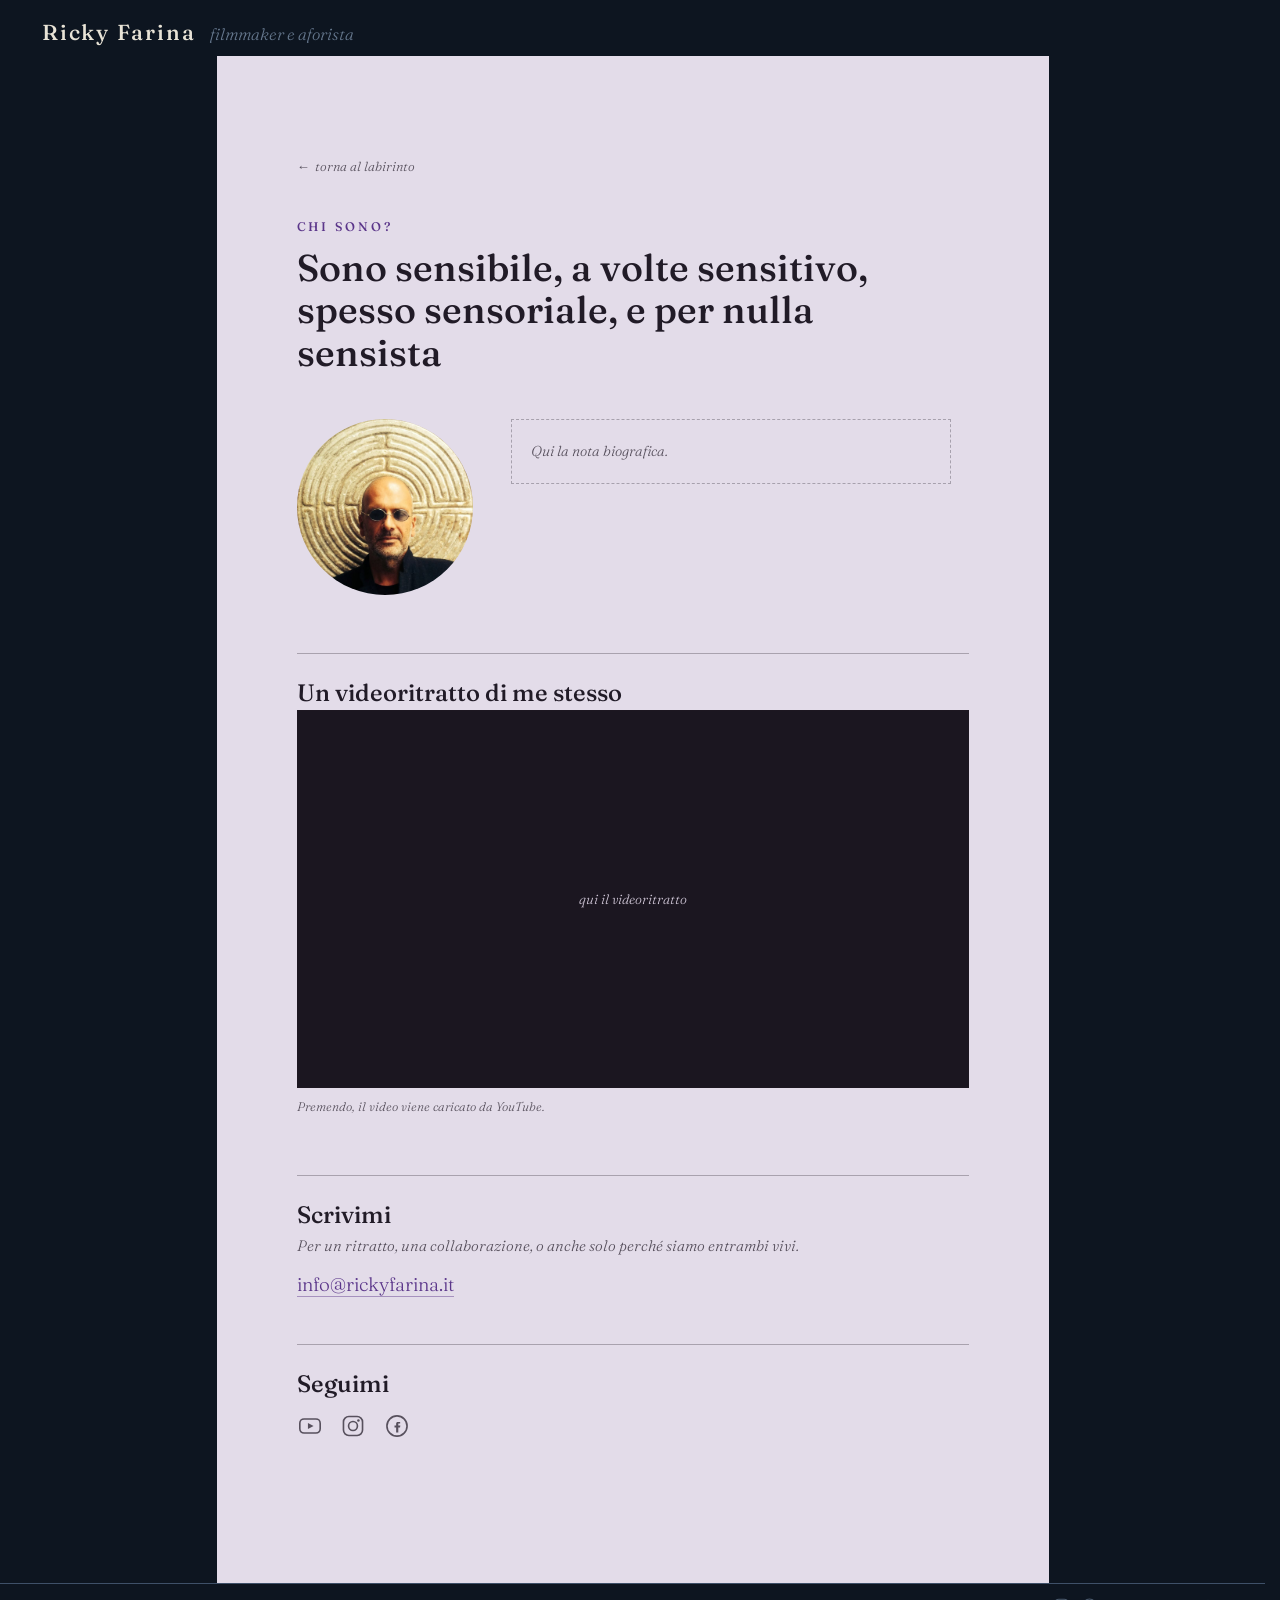
<file: chi-sono/index.html>
<!DOCTYPE html>
<html lang="it">
<head>
<meta charset="utf-8">
<meta name="viewport" content="width=device-width, initial-scale=1">
<title>Chi sono? – Ricky Farina</title>
<meta name="description" content="Chi è Ricky Farina: filmmaker e aforista, una nota biografica, un videoritratto e come scrivergli.">
<meta name="color-scheme" content="dark light">
<meta name="theme-color" content="#0D1520">
<!-- <link rel="canonical" href="https://rickyfarina.it/chi-sono/"> da riattivare col dominio -->
<link rel="icon" href="../img/favicon.svg" type="image/svg+xml">
<link rel="preload" href="../font/fraunces.woff2" as="font" type="font/woff2" crossorigin>
<link rel="stylesheet" href="../css/base.css?v=107">
<link rel="stylesheet" href="../css/sezione.css?v=107">
<link rel="stylesheet" href="../css/chi-sono.css?v=107">
</head>
<body class="s-chisono">

<header class="testata">
  <div class="sinistra">
    <a class="firma" href="../">Ricky Farina</a>
    <span class="mestiere">filmmaker e aforista</span>
  </div>
</header>

<main class="stanza">
 <div class="foglio">
  <a class="ritorno" href="../">torna al labirinto</a>

  <div class="apertura-p">
    <p class="occhiello">Chi sono?</p>
    <h1>Sono sensibile, a volte sensitivo, spesso sensoriale, e per nulla sensista</h1>
  </div>

  <div class="presentarsi">
    <img class="ritratto" src="../img/ricky.jpg"
         alt="Ricky Farina davanti a un labirinto inciso nella pietra"
         width="900" height="943" loading="lazy" decoding="async">
    <div class="bio">
      <div class="posto">Qui la nota biografica.</div>
    </div>
  </div>

  <section class="presentazione">
    <h2>Un videoritratto di me stesso</h2>
    <div class="schermo" id="schermo" data-video="">
      <!-- Quando ci sara' il video, al posto della riga qui sotto va un
           fotogramma salvato fra i nostri file: cosi' il riquadro mostra
           un'anteprima vera senza chiedere niente a YouTube.
           <img src="../img/videoritratto.jpg" alt="" width="1280" height="720"> -->
      <div class="vuoto">qui il videoritratto</div>
      <button type="button" id="accendi"><span class="triangolo" aria-hidden="true"></span>guarda il video</button>
    </div>
    <p class="avviso">Premendo, il video viene caricato da YouTube.</p>
  </section>

  <section class="scrivimi">
    <h2>Scrivimi</h2>
    <p>Per un ritratto, una collaborazione, o anche solo perché siamo entrambi vivi.</p>
    <a class="posta" href="mailto:info@rickyfarina.it">info@rickyfarina.it</a>
  </section>

  <section class="seguimi">
    <h2>Seguimi</h2>
    <div class="social">
      <a class="segno-social" href="#" target="_blank" rel="noopener me" aria-label="YouTube"><svg viewBox="0 0 24 24" aria-hidden="true" focusable="false"><rect x="2.6" y="5.5" width="18.8" height="13" rx="3.9" ry="3.9" fill="none" stroke="currentColor" stroke-width="1.5"/><path d="M10.1 9.2l5.2 2.8-5.2 2.8z" fill="currentColor"/></svg></a>
      <a class="segno-social" href="#" target="_blank" rel="noopener me" aria-label="Instagram"><svg viewBox="0 0 24 24" aria-hidden="true" focusable="false"><rect x="3.2" y="3.2" width="17.6" height="17.6" rx="5" ry="5" fill="none" stroke="currentColor" stroke-width="1.5"/><circle cx="12" cy="12" r="4.1" fill="none" stroke="currentColor" stroke-width="1.5"/><circle cx="17" cy="7" r="1.15" fill="currentColor"/></svg></a>
      <a class="segno-social" href="#" target="_blank" rel="noopener me" aria-label="Facebook"><svg viewBox="0 0 24 24" aria-hidden="true" focusable="false"><circle cx="12" cy="12" r="9.3" fill="none" stroke="currentColor" stroke-width="1.5"/><path d="M13.9 8.4h-1.2c-.9 0-1.5.6-1.5 1.5v1.6H9.7v1.9h1.5v4.5h2V13.4h1.6l.3-1.9h-1.9V10c0-.3.1-.4.4-.4h1.3V8.4z" fill="currentColor"/></svg></a>
    </div>
  </section>
 </div>
</main>

<footer class="piede">
  <span class="marchio">Ricky Farina © 2026</span>
  <nav>
    <span class="social-piede">
      <a class="segno-piede" href="#" target="_blank" rel="noopener me" aria-label="YouTube"><svg viewBox="0 0 24 24" aria-hidden="true" focusable="false"><rect x="2.6" y="5.5" width="18.8" height="13" rx="3.9" ry="3.9" fill="none" stroke="currentColor" stroke-width="1.5"/><path d="M10.1 9.2l5.2 2.8-5.2 2.8z" fill="currentColor"/></svg></a>
      <a class="segno-piede" href="#" target="_blank" rel="noopener me" aria-label="Instagram"><svg viewBox="0 0 24 24" aria-hidden="true" focusable="false"><rect x="3.2" y="3.2" width="17.6" height="17.6" rx="5" ry="5" fill="none" stroke="currentColor" stroke-width="1.5"/><circle cx="12" cy="12" r="4.1" fill="none" stroke="currentColor" stroke-width="1.5"/><circle cx="17" cy="7" r="1.15" fill="currentColor"/></svg></a>
      <a class="segno-piede" href="#" target="_blank" rel="noopener me" aria-label="Facebook"><svg viewBox="0 0 24 24" aria-hidden="true" focusable="false"><circle cx="12" cy="12" r="9.3" fill="none" stroke="currentColor" stroke-width="1.5"/><path d="M13.9 8.4h-1.2c-.9 0-1.5.6-1.5 1.5v1.6H9.7v1.9h1.5v4.5h2V13.4h1.6l.3-1.9h-1.9V10c0-.3.1-.4.4-.4h1.3V8.4z" fill="currentColor"/></svg></a>
    </span>
    <a href="../privacy/">Privacy</a>
    <a href="../cookie/">Cookie</a>
  </nav>
</footer>

<script src="../js/chi-sono.js?v=107" defer></script>
</body>
</html>
</file>
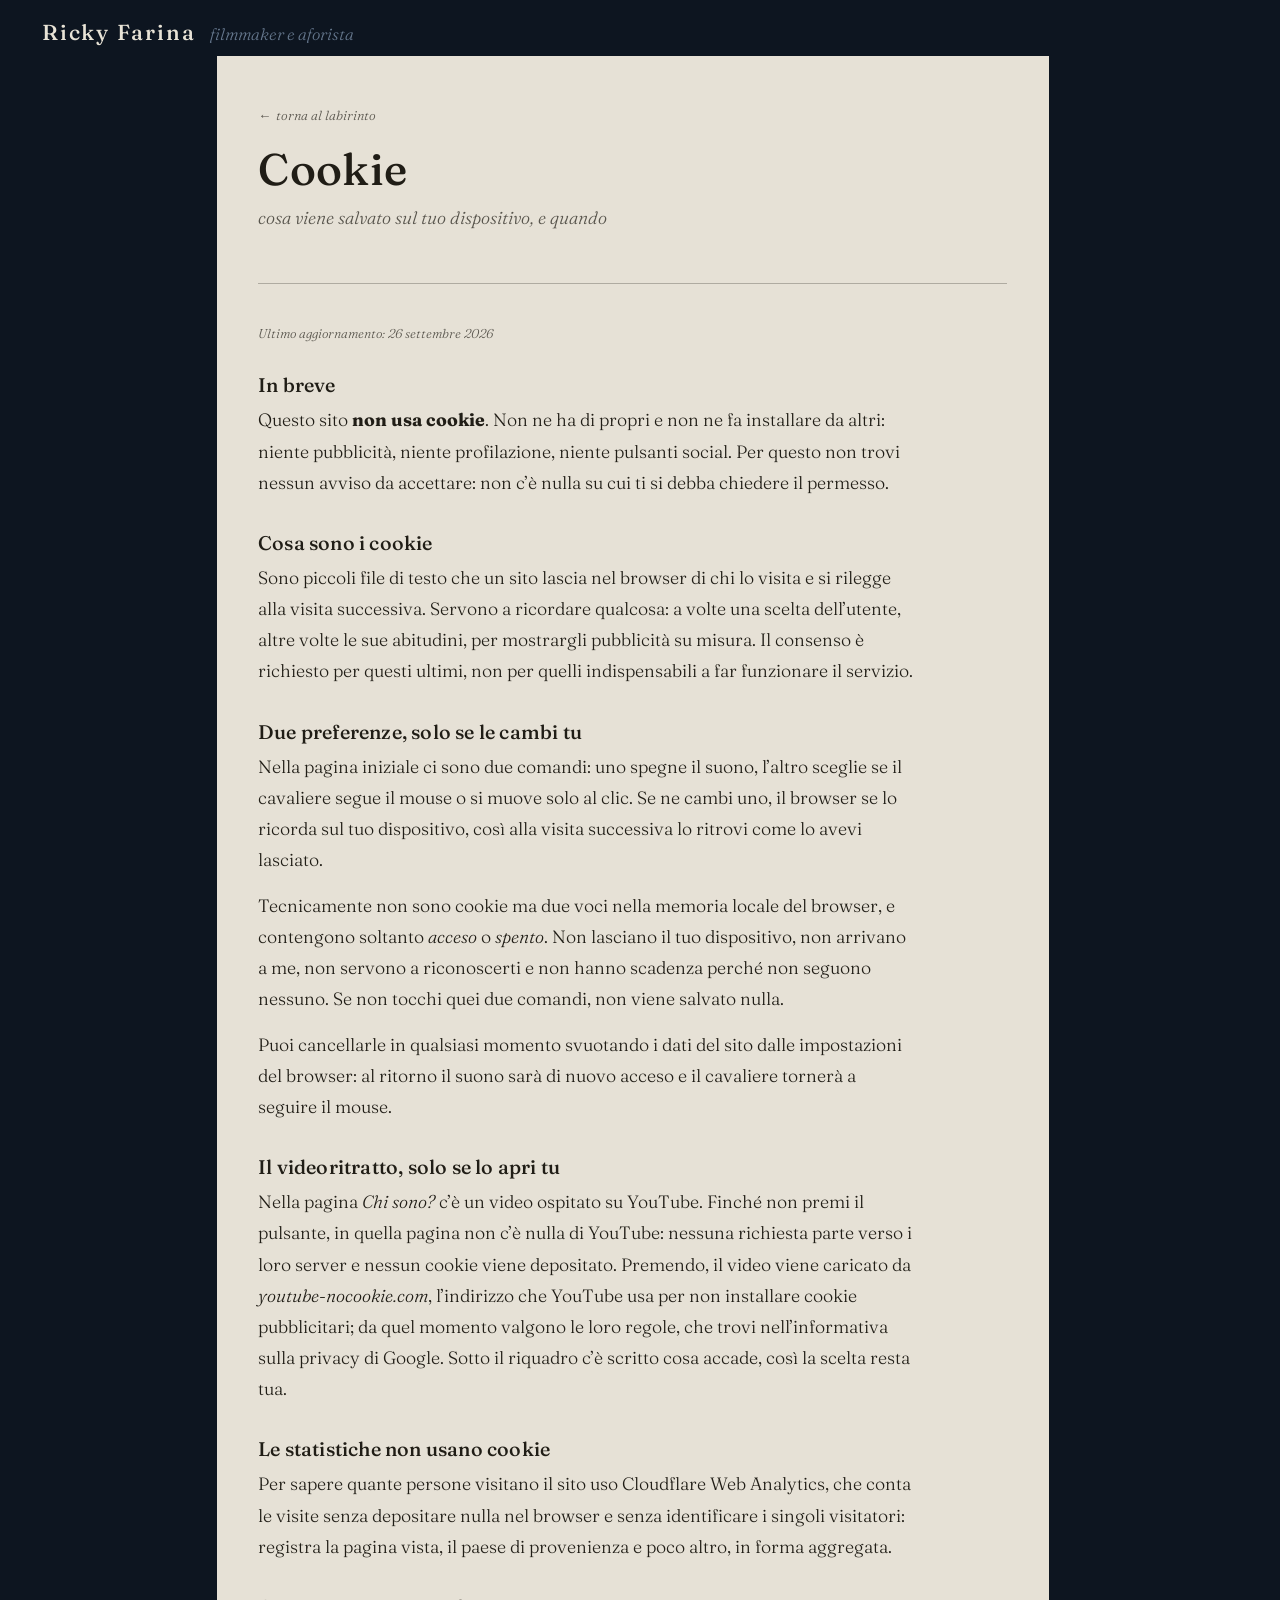
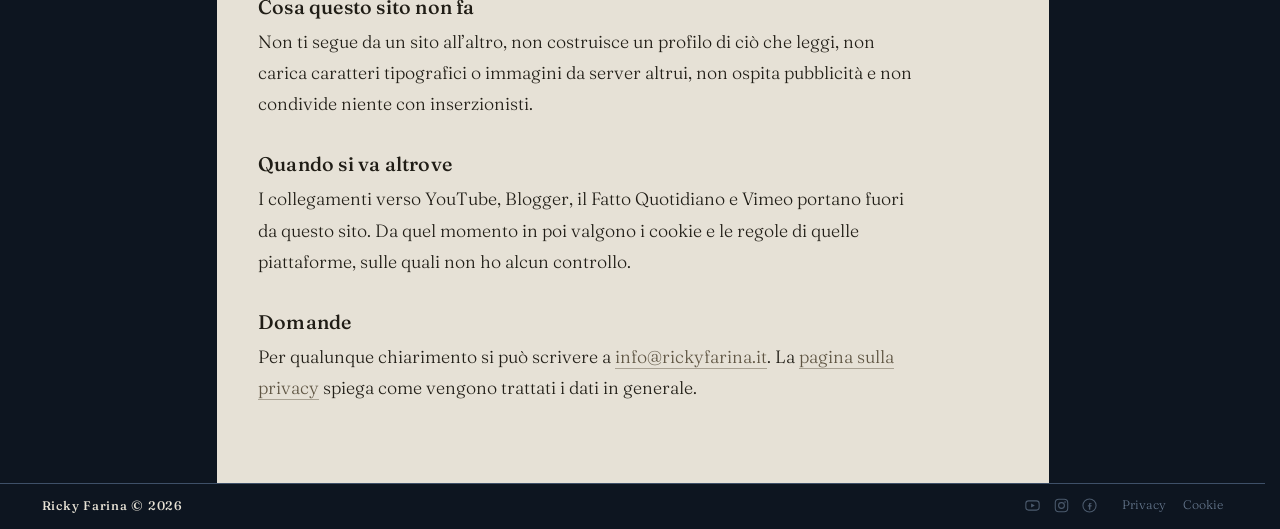
<file: cookie/index.html>
<!DOCTYPE html>
<html lang="it">
<head>
<meta charset="utf-8">
<meta name="viewport" content="width=device-width, initial-scale=1">
<title>Cookie – Ricky Farina</title>
<meta name="description" content="Informativa sui cookie del sito di Ricky Farina: nessun cookie di profilazione.">
<meta name="robots" content="noindex">
<meta name="color-scheme" content="dark">
<meta name="theme-color" content="#0D1520">
<!-- <link rel="canonical" href="https://rickyfarina.it/..."> da riattivare col dominio -->
<link rel="icon" href="../img/favicon.svg" type="image/svg+xml">
<link rel="preload" href="../font/fraunces.woff2" as="font" type="font/woff2" crossorigin>
<link rel="stylesheet" href="../css/base.css?v=107">
<link rel="stylesheet" href="../css/sezione.css?v=107">
</head>
<body class="s-nota">

<header class="testata">
  <div class="sinistra">
    <a class="firma" href="../">Ricky Farina</a>
    <span class="mestiere">filmmaker e aforista</span>
  </div>
</header>

<main>
  <div class="apertura">
    <a class="ritorno" href="../">torna al labirinto</a>
    <h1>Cookie</h1>
    <p class="glossa">cosa viene salvato sul tuo dispositivo, e quando</p>
  </div>
  <hr class="filo">

  <div class="contenuto">
    <p class="data">Ultimo aggiornamento: 26 settembre 2026</p>

    <h2>In breve</h2>
    <p>Questo sito <strong>non usa cookie</strong>. Non ne ha di propri e non
    ne fa installare da altri: niente pubblicit&agrave;, niente profilazione, niente
    pulsanti social. Per questo non trovi nessun avviso da accettare: non c&rsquo;&egrave;
    nulla su cui ti si debba chiedere il permesso.</p>

    <h2>Cosa sono i cookie</h2>
    <p>Sono piccoli file di testo che un sito lascia nel browser di chi lo
    visita e si rilegge alla visita successiva. Servono a ricordare qualcosa: a
    volte una scelta dell&rsquo;utente, altre volte le sue abitudini, per mostrargli
    pubblicit&agrave; su misura. Il consenso &egrave; richiesto per questi ultimi, non per
    quelli indispensabili a far funzionare il servizio.</p>

    <h2 id="preferenze">Due preferenze, solo se le cambi tu</h2>
    <p>Nella pagina iniziale ci sono due comandi: uno spegne il suono, l&rsquo;altro
    sceglie se il cavaliere segue il mouse o si muove solo al clic. Se ne cambi
    uno, il browser se lo ricorda sul tuo dispositivo, cos&igrave; alla visita
    successiva lo ritrovi come lo avevi lasciato.</p>
    <p>Tecnicamente non sono cookie ma due voci nella memoria locale del
    browser, e contengono soltanto <em>acceso</em> o <em>spento</em>. Non
    lasciano il tuo dispositivo, non arrivano a me, non servono a riconoscerti
    e non hanno scadenza perch&eacute; non seguono nessuno. Se non tocchi quei due
    comandi, non viene salvato nulla.</p>
    <p>Puoi cancellarle in qualsiasi momento svuotando i dati del sito dalle
    impostazioni del browser: al ritorno il suono sar&agrave; di nuovo acceso e il
    cavaliere torner&agrave; a seguire il mouse.</p>

    <h2>Il videoritratto, solo se lo apri tu</h2>
    <p>Nella pagina <em>Chi sono?</em> c&rsquo;&egrave; un video ospitato su YouTube.
    Finch&eacute; non premi il pulsante, in quella pagina non c&rsquo;&egrave; nulla di YouTube:
    nessuna richiesta parte verso i loro server e nessun cookie viene
    depositato. Premendo, il video viene caricato da
    <em>youtube-nocookie.com</em>, l&rsquo;indirizzo che YouTube usa per non
    installare cookie pubblicitari; da quel momento valgono le loro regole, che
    trovi nell&rsquo;informativa sulla privacy di Google. Sotto il riquadro c&rsquo;&egrave; scritto
    cosa accade, cos&igrave; la scelta resta tua.</p>

    <h2>Le statistiche non usano cookie</h2>
    <p>Per sapere quante persone visitano il sito uso Cloudflare Web Analytics,
    che conta le visite senza depositare nulla nel browser e senza identificare
    i singoli visitatori: registra la pagina vista, il paese di provenienza e
    poco altro, in forma aggregata.</p>

    <h2>Cosa questo sito non fa</h2>
    <p>Non ti segue da un sito all&rsquo;altro, non costruisce un profilo di ci&ograve; che
    leggi, non carica caratteri tipografici o immagini da server altrui, non
    ospita pubblicit&agrave; e non condivide niente con inserzionisti.</p>

    <h2>Quando si va altrove</h2>
    <p>I collegamenti verso YouTube, Blogger, il Fatto Quotidiano e Vimeo
    portano fuori da questo sito. Da quel momento in poi valgono i cookie e le
    regole di quelle piattaforme, sulle quali non ho alcun controllo.</p>

    <h2>Domande</h2>
    <p>Per qualunque chiarimento si pu&ograve; scrivere a
    <a href="mailto:info@rickyfarina.it">info@rickyfarina.it</a>. La
    <a href="../privacy/">pagina sulla privacy</a> spiega come vengono trattati
    i dati in generale.</p>
  </div>
</main>
</main>

<footer class="piede">
  <span class="marchio">Ricky Farina © 2026</span>
  <nav>
    <span class="social-piede">
      <a class="segno-piede" href="#" target="_blank" rel="noopener me" aria-label="YouTube"><svg viewBox="0 0 24 24" aria-hidden="true" focusable="false"><rect x="2.6" y="5.5" width="18.8" height="13" rx="3.9" ry="3.9" fill="none" stroke="currentColor" stroke-width="1.5"/><path d="M10.1 9.2l5.2 2.8-5.2 2.8z" fill="currentColor"/></svg></a>
      <a class="segno-piede" href="#" target="_blank" rel="noopener me" aria-label="Instagram"><svg viewBox="0 0 24 24" aria-hidden="true" focusable="false"><rect x="3.2" y="3.2" width="17.6" height="17.6" rx="5" ry="5" fill="none" stroke="currentColor" stroke-width="1.5"/><circle cx="12" cy="12" r="4.1" fill="none" stroke="currentColor" stroke-width="1.5"/><circle cx="17" cy="7" r="1.15" fill="currentColor"/></svg></a>
      <a class="segno-piede" href="#" target="_blank" rel="noopener me" aria-label="Facebook"><svg viewBox="0 0 24 24" aria-hidden="true" focusable="false"><circle cx="12" cy="12" r="9.3" fill="none" stroke="currentColor" stroke-width="1.5"/><path d="M13.9 8.4h-1.2c-.9 0-1.5.6-1.5 1.5v1.6H9.7v1.9h1.5v4.5h2V13.4h1.6l.3-1.9h-1.9V10c0-.3.1-.4.4-.4h1.3V8.4z" fill="currentColor"/></svg></a>
    </span>
    <a href="../privacy/">Privacy</a>
    <a href="../cookie/">Cookie</a>
  </nav>
</footer>

</body>
</html>
</file>
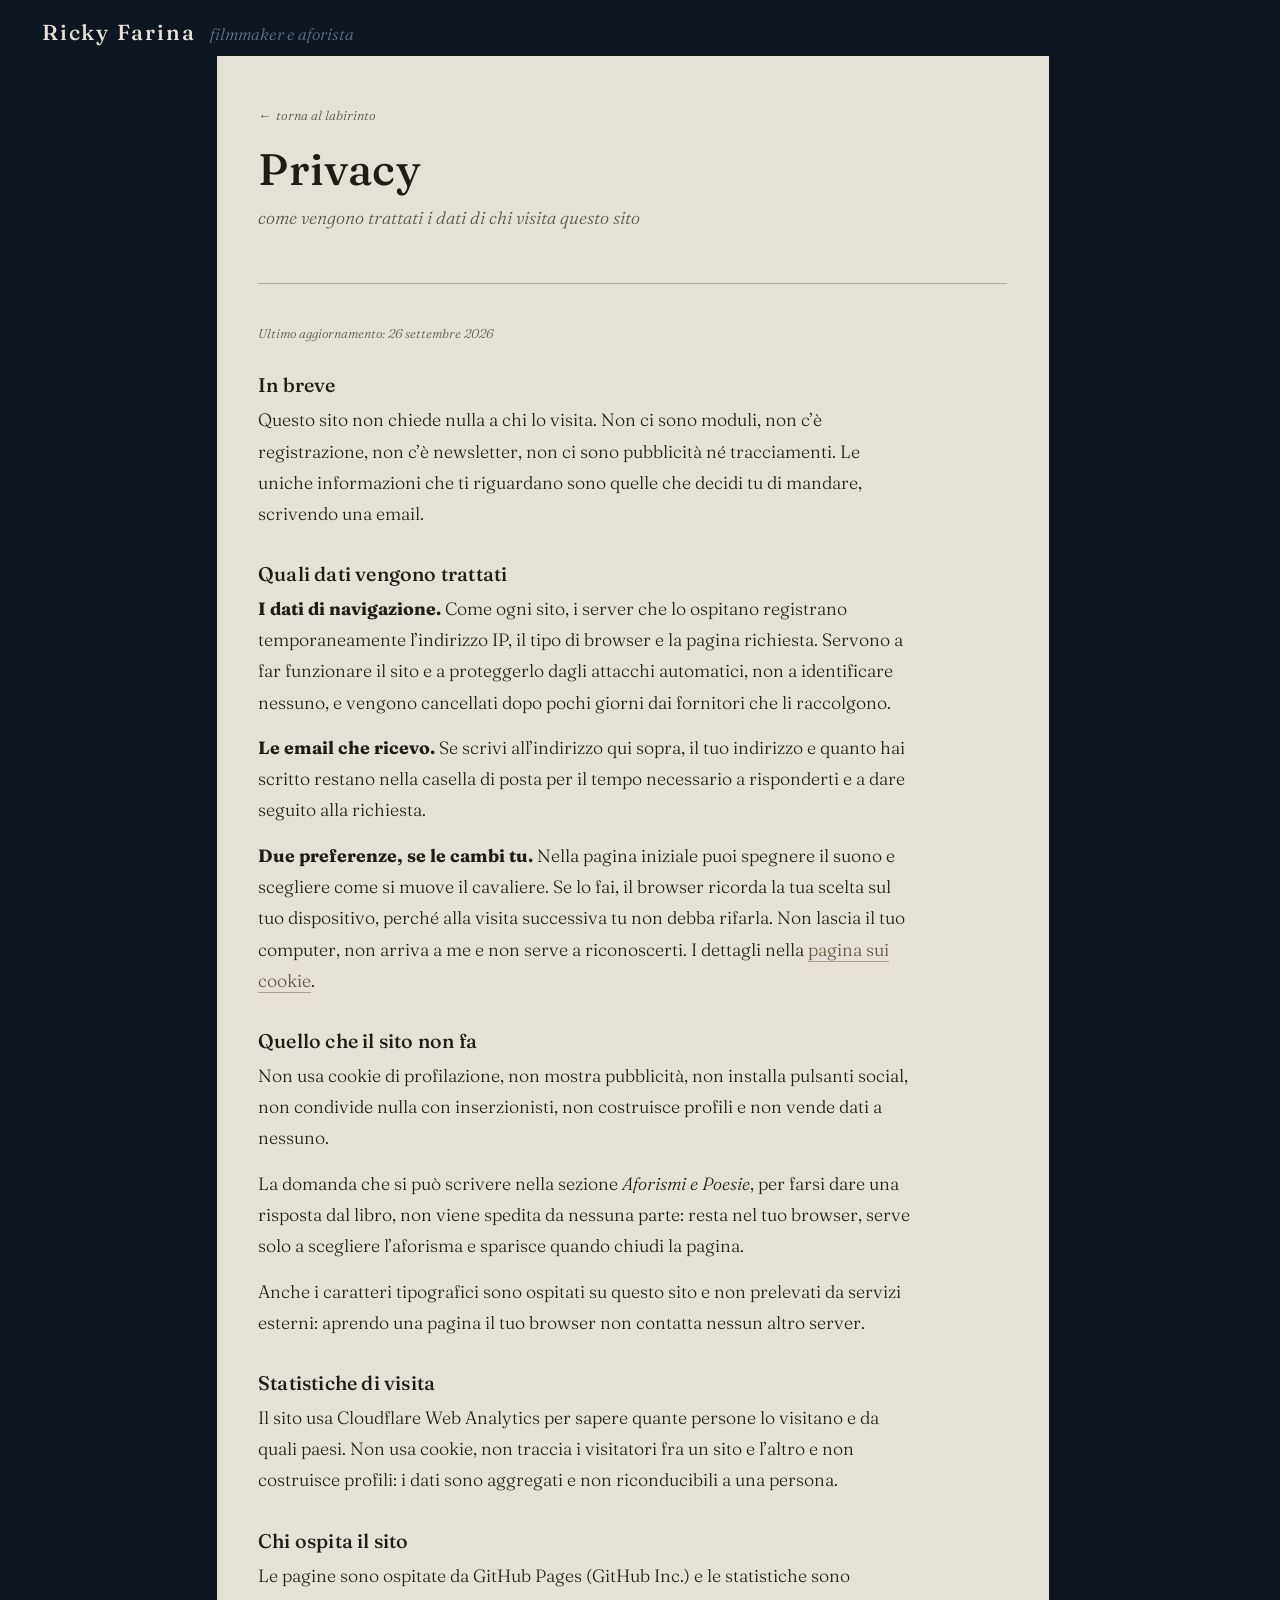
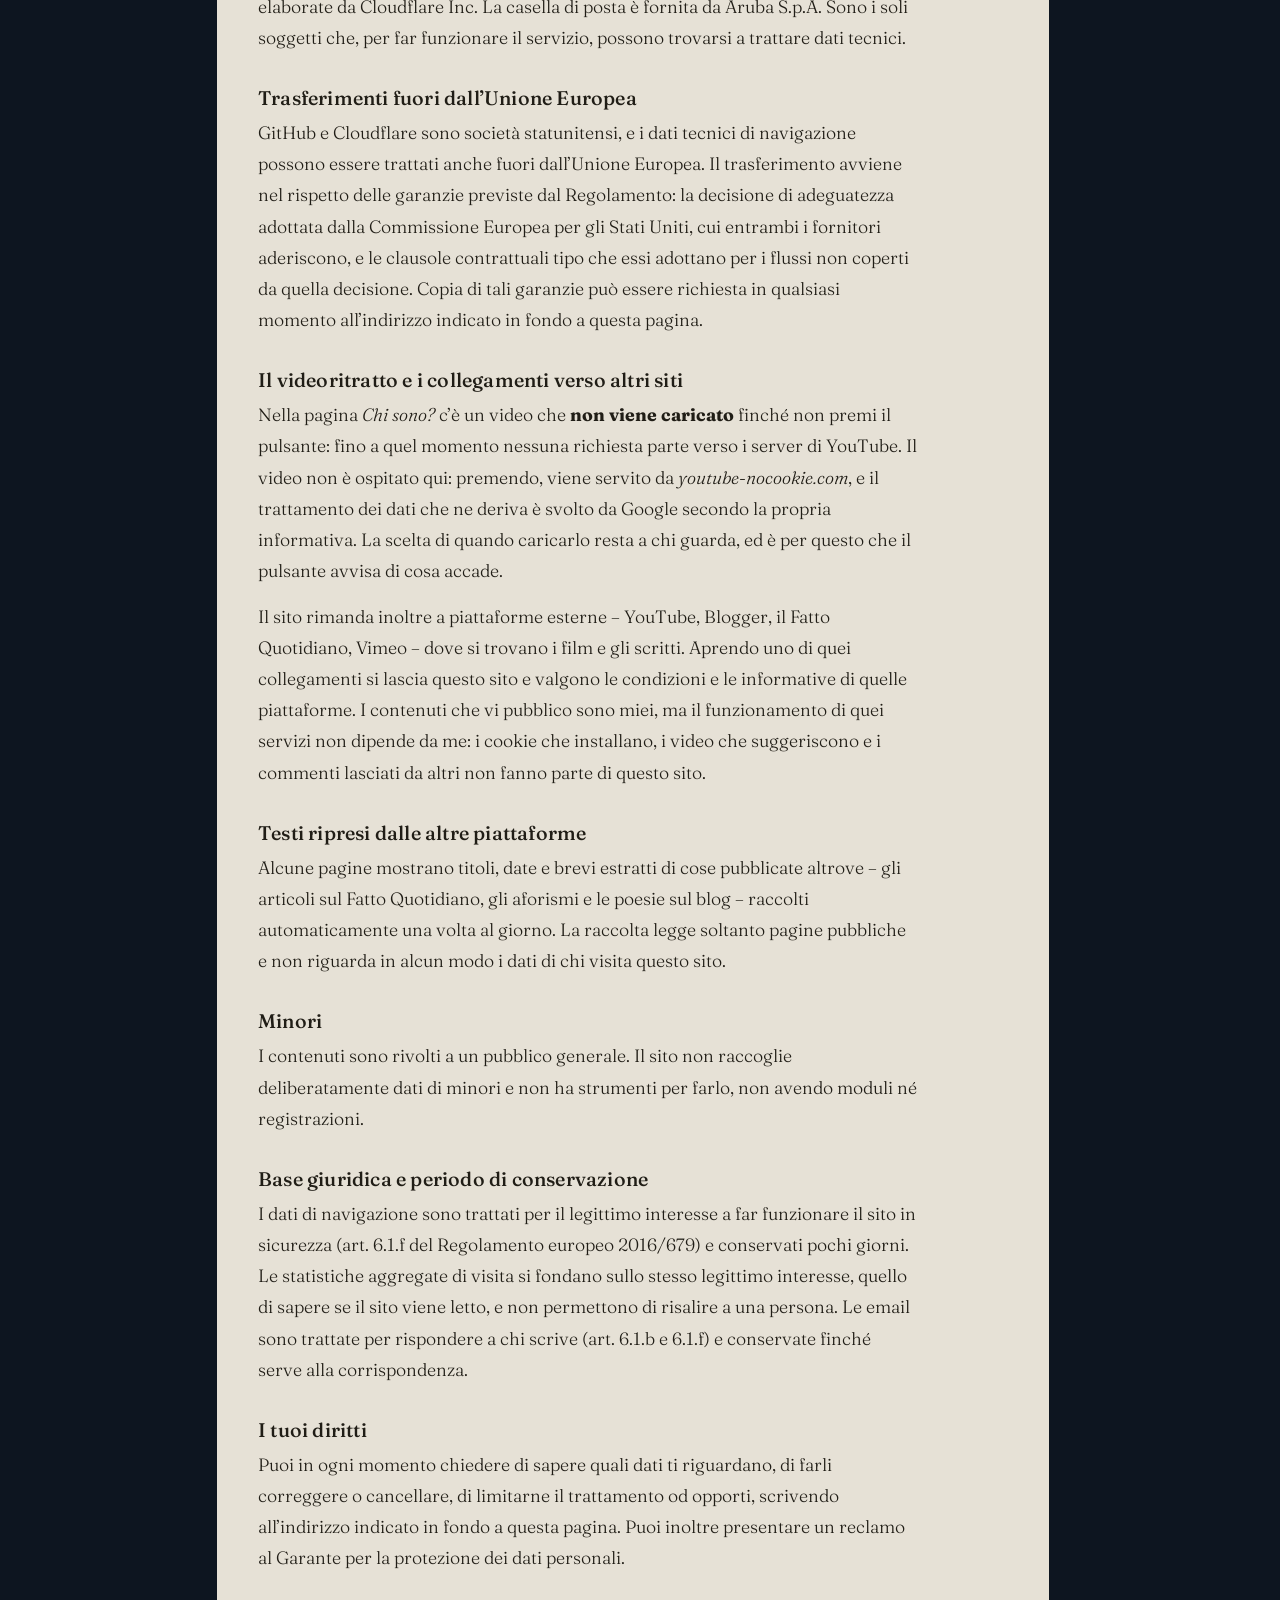
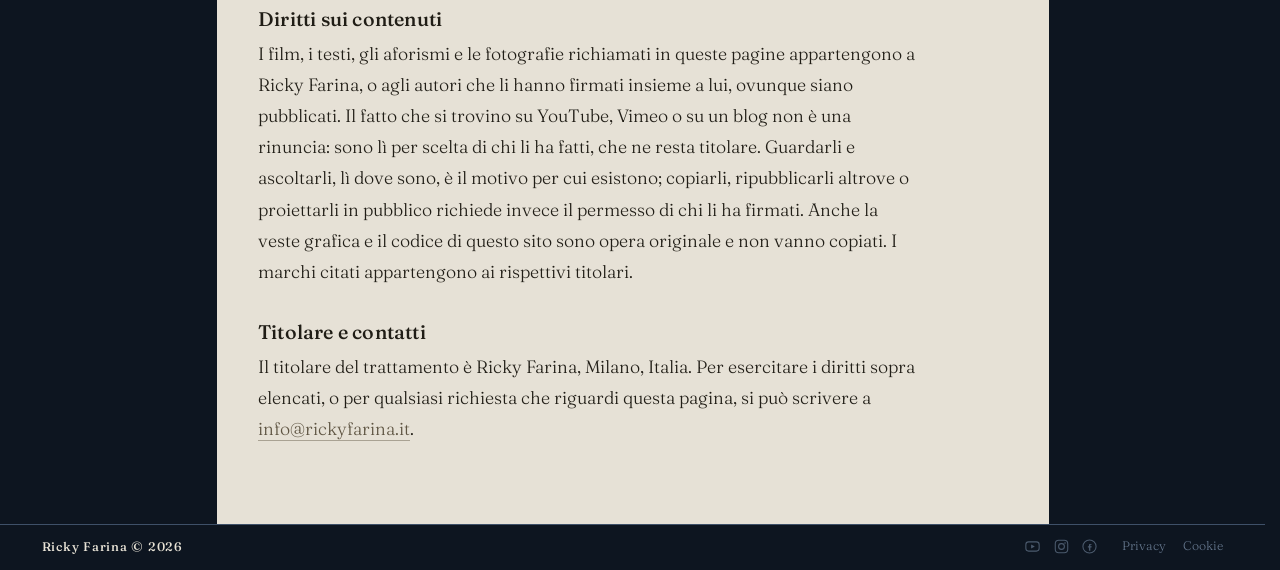
<file: privacy/index.html>
<!DOCTYPE html>
<html lang="it">
<head>
<meta charset="utf-8">
<meta name="viewport" content="width=device-width, initial-scale=1">
<title>Privacy – Ricky Farina</title>
<meta name="description" content="Informativa sul trattamento dei dati personali del sito di Ricky Farina.">
<meta name="robots" content="noindex">
<meta name="color-scheme" content="dark">
<meta name="theme-color" content="#0D1520">
<!-- <link rel="canonical" href="https://rickyfarina.it/..."> da riattivare col dominio -->
<link rel="icon" href="../img/favicon.svg" type="image/svg+xml">
<link rel="preload" href="../font/fraunces.woff2" as="font" type="font/woff2" crossorigin>
<link rel="stylesheet" href="../css/base.css?v=107">
<link rel="stylesheet" href="../css/sezione.css?v=107">
</head>
<body class="s-nota">

<header class="testata">
  <div class="sinistra">
    <a class="firma" href="../">Ricky Farina</a>
    <span class="mestiere">filmmaker e aforista</span>
  </div>
</header>

<main>
  <div class="apertura">
    <a class="ritorno" href="../">torna al labirinto</a>
    <h1>Privacy</h1>
    <p class="glossa">come vengono trattati i dati di chi visita questo sito</p>
  </div>
  <hr class="filo">

  <div class="contenuto">
    <p class="data">Ultimo aggiornamento: 26 settembre 2026</p>

    <h2>In breve</h2>
    <p>Questo sito non chiede nulla a chi lo visita. Non ci sono moduli, non
    c&rsquo;&egrave; registrazione, non c&rsquo;&egrave; newsletter, non ci sono pubblicit&agrave; n&eacute;
    tracciamenti. Le uniche informazioni che ti riguardano sono quelle che
    decidi tu di mandare, scrivendo una email.</p>

    <h2>Quali dati vengono trattati</h2>
    <p><strong>I dati di navigazione.</strong> Come ogni sito, i server che lo
    ospitano registrano temporaneamente l&rsquo;indirizzo IP, il tipo di browser e la
    pagina richiesta. Servono a far funzionare il sito e a proteggerlo dagli
    attacchi automatici, non a identificare nessuno, e vengono cancellati dopo
    pochi giorni dai fornitori che li raccolgono.</p>
    <p><strong>Le email che ricevo.</strong> Se scrivi all&rsquo;indirizzo qui sopra,
    il tuo indirizzo e quanto hai scritto restano nella casella di posta per il
    tempo necessario a risponderti e a dare seguito alla richiesta.</p>
    <p><strong>Due preferenze, se le cambi tu.</strong> Nella pagina iniziale
    puoi spegnere il suono e scegliere come si muove il cavaliere. Se lo fai, il
    browser ricorda la tua scelta sul tuo dispositivo, perch&eacute; alla visita
    successiva tu non debba rifarla. Non lascia il tuo computer, non arriva a me
    e non serve a riconoscerti. I dettagli nella <a href="../cookie/#preferenze">pagina sui cookie</a>.</p>

    <h2>Quello che il sito non fa</h2>
    <p>Non usa cookie di profilazione, non mostra pubblicit&agrave;, non installa
    pulsanti social, non condivide nulla con inserzionisti, non costruisce
    profili e non vende dati a nessuno.</p>
    <p>La domanda che si pu&ograve; scrivere nella sezione <em>Aforismi e Poesie</em>,
    per farsi dare una risposta dal libro, non viene spedita da nessuna parte:
    resta nel tuo browser, serve solo a scegliere l&rsquo;aforisma e sparisce quando
    chiudi la pagina.</p>
    <p>Anche i caratteri tipografici sono ospitati su questo sito e non
    prelevati da servizi esterni: aprendo una pagina il tuo browser non contatta
    nessun altro server.</p>

    <h2>Statistiche di visita</h2>
    <p>Il sito usa Cloudflare Web Analytics per sapere quante persone lo
    visitano e da quali paesi. Non usa cookie, non traccia i visitatori fra un
    sito e l&rsquo;altro e non costruisce profili: i dati sono aggregati e non
    riconducibili a una persona.</p>

    <h2>Chi ospita il sito</h2>
    <p>Le pagine sono ospitate da GitHub Pages (GitHub Inc.) e le statistiche
    sono elaborate da Cloudflare Inc. La casella di posta &egrave; fornita da Aruba
    S.p.A. Sono i soli soggetti che, per far funzionare il servizio, possono
    trovarsi a trattare dati tecnici.</p>

    <h2>Trasferimenti fuori dall&rsquo;Unione Europea</h2>
    <p>GitHub e Cloudflare sono societ&agrave; statunitensi, e i dati tecnici di
    navigazione possono essere trattati anche fuori dall&rsquo;Unione Europea. Il
    trasferimento avviene nel rispetto delle garanzie previste dal Regolamento:
    la decisione di adeguatezza adottata dalla Commissione Europea per gli
    Stati Uniti, cui entrambi i fornitori aderiscono, e le clausole
    contrattuali tipo che essi adottano per i flussi non coperti da quella
    decisione. Copia di tali garanzie pu&ograve; essere richiesta in qualsiasi
    momento all&rsquo;indirizzo indicato in fondo a questa pagina.</p>

    <h2>Il videoritratto e i collegamenti verso altri siti</h2>
    <p>Nella pagina <em>Chi sono?</em> c&rsquo;&egrave; un video che <strong>non viene
    caricato</strong> finch&eacute; non premi il pulsante: fino a quel momento nessuna
    richiesta parte verso i server di YouTube. Il video non &egrave; ospitato qui:
    premendo, viene servito da <em>youtube-nocookie.com</em>, e il trattamento
    dei dati che ne deriva &egrave; svolto da Google secondo la propria informativa.
    La scelta di quando caricarlo resta a chi guarda, ed &egrave; per questo che il
    pulsante avvisa di cosa accade.</p>
    <p>Il sito rimanda inoltre a piattaforme esterne &ndash; YouTube, Blogger, il
    Fatto Quotidiano, Vimeo &ndash; dove si trovano i film e gli scritti. Aprendo uno
    di quei collegamenti si lascia questo sito e valgono le condizioni e le
    informative di quelle piattaforme. I contenuti che vi pubblico sono miei,
    ma il funzionamento di quei servizi non dipende da me: i cookie che
    installano, i video che suggeriscono e i commenti lasciati da altri non
    fanno parte di questo sito.</p>

    <h2>Testi ripresi dalle altre piattaforme</h2>
    <p>Alcune pagine mostrano titoli, date e brevi estratti di cose pubblicate
    altrove &ndash; gli articoli sul Fatto Quotidiano, gli aforismi e le poesie sul
    blog &ndash; raccolti automaticamente una volta al giorno. La raccolta legge
    soltanto pagine pubbliche e non riguarda in alcun modo i dati di chi visita
    questo sito.</p>

    <h2>Minori</h2>
    <p>I contenuti sono rivolti a un pubblico generale. Il sito non raccoglie
    deliberatamente dati di minori e non ha strumenti per farlo, non avendo
    moduli n&eacute; registrazioni.</p>

    <h2>Base giuridica e periodo di conservazione</h2>
    <p>I dati di navigazione sono trattati per il legittimo interesse a far
    funzionare il sito in sicurezza (art. 6.1.f del Regolamento europeo
    2016/679) e conservati pochi giorni. Le statistiche aggregate di visita si
    fondano sullo stesso legittimo interesse, quello di sapere se il sito viene
    letto, e non permettono di risalire a una persona. Le email sono trattate
    per rispondere a chi scrive (art. 6.1.b e 6.1.f) e conservate finch&eacute;
    serve alla corrispondenza.</p>

    <h2>I tuoi diritti</h2>
    <p>Puoi in ogni momento chiedere di sapere quali dati ti riguardano, di
    farli correggere o cancellare, di limitarne il trattamento od opporti,
    scrivendo all&rsquo;indirizzo indicato in fondo a questa pagina. Puoi inoltre
    presentare un reclamo al Garante per la protezione dei dati personali.</p>

    <h2>Diritti sui contenuti</h2>
    <p>I film, i testi, gli aforismi e le fotografie richiamati in queste
    pagine appartengono a Ricky Farina, o agli autori che li hanno firmati
    insieme a lui, ovunque siano pubblicati. Il fatto che si trovino su
    YouTube, Vimeo o su un blog non &egrave; una rinuncia: sono l&igrave; per scelta di chi
    li ha fatti, che ne resta titolare. Guardarli e ascoltarli, l&igrave; dove sono,
    &egrave; il motivo per cui esistono; copiarli, ripubblicarli altrove o proiettarli
    in pubblico richiede invece il permesso di chi li ha firmati. Anche la veste grafica e il codice
    di questo sito sono opera originale e non vanno copiati. I marchi citati
    appartengono ai rispettivi titolari.</p>

    <h2>Titolare e contatti</h2>
    <p>Il titolare del trattamento &egrave; Ricky Farina, Milano, Italia. Per esercitare i diritti
    sopra elencati, o per qualsiasi richiesta che riguardi questa pagina, si
    pu&ograve; scrivere a <a href="mailto:info@rickyfarina.it">info@rickyfarina.it</a>.</p>
  </div>
</main>
</main>

<footer class="piede">
  <span class="marchio">Ricky Farina © 2026</span>
  <nav>
    <span class="social-piede">
      <a class="segno-piede" href="#" target="_blank" rel="noopener me" aria-label="YouTube"><svg viewBox="0 0 24 24" aria-hidden="true" focusable="false"><rect x="2.6" y="5.5" width="18.8" height="13" rx="3.9" ry="3.9" fill="none" stroke="currentColor" stroke-width="1.5"/><path d="M10.1 9.2l5.2 2.8-5.2 2.8z" fill="currentColor"/></svg></a>
      <a class="segno-piede" href="#" target="_blank" rel="noopener me" aria-label="Instagram"><svg viewBox="0 0 24 24" aria-hidden="true" focusable="false"><rect x="3.2" y="3.2" width="17.6" height="17.6" rx="5" ry="5" fill="none" stroke="currentColor" stroke-width="1.5"/><circle cx="12" cy="12" r="4.1" fill="none" stroke="currentColor" stroke-width="1.5"/><circle cx="17" cy="7" r="1.15" fill="currentColor"/></svg></a>
      <a class="segno-piede" href="#" target="_blank" rel="noopener me" aria-label="Facebook"><svg viewBox="0 0 24 24" aria-hidden="true" focusable="false"><circle cx="12" cy="12" r="9.3" fill="none" stroke="currentColor" stroke-width="1.5"/><path d="M13.9 8.4h-1.2c-.9 0-1.5.6-1.5 1.5v1.6H9.7v1.9h1.5v4.5h2V13.4h1.6l.3-1.9h-1.9V10c0-.3.1-.4.4-.4h1.3V8.4z" fill="currentColor"/></svg></a>
    </span>
    <a href="../privacy/">Privacy</a>
    <a href="../cookie/">Cookie</a>
  </nav>
</footer>

</body>
</html>
</file>
<file: css/base.css>
/* =========================================================================
   rickyfarina.it – foglio condiviso da tutte le pagine.
   Qui sta solo cio' che deve restare IDENTICO ovunque: carattere, colori,
   testata e piede. Cambiare qualcosa qui la cambia in tutto il sito.
   ========================================================================= */

/* ---- il carattere, ospitato sul nostro dominio ----------------------------
   Fraunces, licenza SIL Open Font License. I due file sono gia' in font/.
   Tenerli qui invece di chiamarli da Google evita che il browser del
   visitatore contatti un server esterno: nessun dato a terzi, nessuna attesa
   di rete e nessuno spostamento del testo a caricamento avvenuto. ---------- */
@font-face{
  font-family:"Fraunces";
  src:url("../font/fraunces.woff2") format("woff2-variations"),
      url("../font/fraunces.woff2") format("woff2");
  font-weight:100 900;
  font-style:normal;
  font-display:swap;
}
@font-face{
  font-family:"Fraunces";
  src:url("../font/fraunces-corsivo.woff2") format("woff2-variations"),
      url("../font/fraunces-corsivo.woff2") format("woff2");
  font-weight:100 900;
  font-style:italic;
  font-display:swap;
}

:root{
  /* tema notte */
  --sfondo:#0D1520;
  --tratto:#E8E3D6;
  --tenue:rgba(232,227,214,.62);
  --acc:#B8402E;
  --dim:#66788E;
  --muro:#3E5068;
  --verde:#63C98A;        /* i simboli gia' trovati */

  /* il colore di ogni sezione: lo stesso della luce nel labirinto */
  --produzioni:#C0503A;      /* rosso: il colore del cinema */
  --collaborazioni:#D8A22A;  /* oro */
  --aforismi:#5F9E7D;
  --articoli:#6E9BC4;
  --chisono:#A07CC4;

  /* Le stanze delle sezioni. Ogni sezione ha tre valori che vanno insieme:
     la LUCE (satura, e' quella che si accende nel labirinto), la CARTA
     (slavata, e' il fondo della sua pagina) e il tono VIVO (scuro e acceso,
     per cio' che si tocca). La carta e la luce sono la stessa tinta a due
     intensita' diverse: e' questo che tiene insieme porta e stanza. */
  --sezione:var(--acc);      /* ogni pagina di sezione lo ridefinisce */

  /* tipografia */
  --font:"Fraunces",Georgia,"Times New Roman",serif;
  --peso:300;
  --pesoTit:500;
  --track:.01em;
  --scala:1.06;              /* correzione ottica: i file che usiamo sono
                                bloccati sulla taglia da titoli, che ha le
                                lettere minuscole piu' basse. Se un giorno
                                passiamo ai file con tutti gli assi, torna .98 */

  /* altezze fisse di testata e piede: sono queste a impedire che la pagina
     "salti" passando da una all'altra */
  --testata:3.5rem;
  --piede:2.9rem;

  color-scheme:dark;
}

*{box-sizing:border-box}
html{scrollbar-gutter:stable}          /* niente scatto quando compare la barra */
html,body{margin:0;padding:0;height:100%}
body{
  background:var(--sfondo);
  color:var(--tratto);
  font-family:var(--font);
  font-weight:var(--peso);
  -webkit-font-smoothing:antialiased;
  /* Nei file attuali gli assi SOFT e WONK sono bloccati, quindi questa riga
     non ha effetto: la teniamo perche' tornerebbe utile con i file completi. */
  font-variation-settings:"SOFT" 30,"WONK" 1;
  display:flex;
  flex-direction:column;
}

/* ---- testata ------------------------------------------------------------
   Nome e mestiere stanno insieme a sinistra. L'altezza della testata la
   decide solo questo lato, identico in tutte le pagine: e' cio' che tiene
   ferma la pagina quando si passa da una sezione all'altra. -------------- */
.testata{
  position:relative;
  flex:none;
  min-height:var(--testata);
  display:flex;
  align-items:center;
  padding:clamp(.8rem,1.7vw,1.15rem) clamp(1rem,4vw,2.6rem) clamp(.4rem,.9vw,.6rem);
}
.sinistra{display:flex;align-items:baseline;gap:.9rem;flex-wrap:wrap}
.firma{
  font-size:calc(clamp(1rem,2vw,1.28rem)*var(--scala));
  letter-spacing:.09em;
  font-weight:var(--pesoTit);
  color:var(--tratto);
  text-decoration:none;
}
a.firma:hover,a.firma:focus-visible{color:var(--sezione)}
.mestiere{
  font-style:italic;
  color:var(--dim);
  font-size:calc(clamp(.82rem,1.6vw,.98rem)*var(--scala));
}
/* sul telefono il mestiere va sotto il nome: su una riga non ci sta */
@media (max-aspect-ratio:1/1){
  .sinistra{flex-direction:column;gap:.1rem}
}

/* ---- piede -------------------------------------------------------------- */
.piede{
  flex:none;
  min-height:var(--piede);
  display:flex;
  justify-content:space-between;
  align-items:center;
  gap:.8rem 1.6rem;
  flex-wrap:wrap;
  padding:.6rem clamp(1rem,4vw,2.6rem) calc(.75rem + env(safe-area-inset-bottom));
  border-top:1px solid var(--muro);
  font-size:.78rem;   /* 12,5 px: la misura minima che teniamo ovunque */
  color:var(--dim);
}
.piede .marchio{letter-spacing:.06em;color:var(--tratto);font-weight:var(--pesoTit)}
.piede nav{display:flex;gap:1.1rem}
.piede a{color:var(--dim);text-decoration:none;transition:color .25s ease}
/* nel piede niente lineette al passaggio del mouse: i rimandi si schiariscono,
   come le insegne accanto a loro */
.piede a:hover,.piede a:focus-visible{color:var(--tratto)}

@media (max-height:520px){
  .testata{padding-top:.4rem;padding-bottom:.2rem}
  .piede{padding-top:.3rem;padding-bottom:calc(.35rem + env(safe-area-inset-bottom));font-size:.78rem}
  .firma{font-size:.95rem}
  .mestiere{font-size:.78rem}
}

/* ---- le stanze: ogni pagina di sezione dichiara la sua con una classe ---- */
/* L'oro (ora di Collaborazioni) e' la tinta piu' difficile: per restare
   leggibile come inchiostro deve scurirsi fino al bronzo, allontanandosi dal
   neon della home. Si accorcia la distanza schiarendo la carta invece che
   scurendo l'inchiostro. L'oro vero torna comunque nella stanza come luce:
   e' il velo delle voci toccate. */
body.s-produzioni   {--sezione:var(--produzioni);   --carta:#EADCD4;--inchiostro:#2A1D17;--vivo:#8E3020;--riga:rgba(42,29,23,.3); --velo:rgba(192,80,58,.2)}
body.s-collaborazioni{--sezione:var(--collaborazioni);--carta:#F3ECDD;--inchiostro:#241E14;--vivo:#8A6414;--riga:rgba(36,30,20,.3); --velo:rgba(216,162,42,.26)}
body.s-aforismi     {--sezione:var(--aforismi);     --carta:#DEE4DC;--inchiostro:#1B241E;--vivo:#186349;--riga:rgba(27,36,30,.3); --velo:rgba(95,158,125,.22)}
body.s-articoli     {--sezione:var(--articoli);     --carta:#DEE3E8;--inchiostro:#171C22;--vivo:#1A5078;--riga:rgba(23,28,34,.3); --velo:rgba(110,155,196,.22)}
body.s-chisono      {--sezione:var(--chisono);      --carta:#E3DCE9;--inchiostro:#211B27;--vivo:#5B368A;--riga:rgba(33,27,39,.3); --velo:rgba(160,124,196,.22)}
/* privacy, cookie e vicolo cieco: una stanza neutra, senza colore di sezione */
body.s-nota         {--sezione:#5E5442;            --carta:#E6E1D6;--inchiostro:#201D16;--vivo:#5E5442;--riga:rgba(32,29,22,.28);--velo:rgba(94,84,66,.16)}

/* le tre insegne nel piede, prima dei rimandi legali */
.social-piede{display:inline-flex;gap:.7rem;align-items:center;margin-right:.4rem}
/* le insegne non sono rimandi di testo: niente lineetta sotto, si schiariscono e basta */
.segno-piede{display:inline-flex;color:inherit;opacity:.7;border-bottom:0;padding-bottom:0;
  transition:opacity .25s ease,color .25s ease}
.piede .segno-piede:hover,.piede .segno-piede:focus-visible{border-bottom-color:transparent;border-bottom:0}
.segno-piede svg{width:17px;height:17px;display:block}
.segno-piede:hover,.segno-piede:focus-visible{opacity:1;color:var(--tratto)}
</file>
<file: css/labirinto.css>
/* =========================================================================
   Solo la pagina del labirinto. Testata, piede, colori e carattere stanno
   in base.css e sono condivisi con tutte le altre pagine.
   ========================================================================= */
html,body{height:100dvh;overflow:hidden}   /* la home non scorre mai */

main{flex:1;min-height:0;overflow:hidden;display:flex;align-items:center;justify-content:center;
     padding:0 clamp(.5rem,2vw,1.6rem) clamp(.35rem,.9vw,.6rem);width:100%}
.campo{position:relative;width:100%;max-width:1400px;margin:0 auto;touch-action:none}
.campo svg.tavola{position:absolute;inset:0;width:100%;height:100%;display:block}

.muro{stroke:var(--muro);stroke-width:2.2;stroke-linecap:round;
      opacity:0;animation:accendi .8s ease forwards}
@keyframes accendi{to{opacity:1}}

#tracciaScia{fill:none;stroke:var(--acc);stroke-width:2.4;
             stroke-linecap:round;stroke-linejoin:round;opacity:.42}
#muri line{transition:stroke .4s ease,stroke-width .4s ease,filter .4s ease}

#oggetti g{color:var(--tratto);opacity:.5;transition:opacity .45s ease}
#oggetti g.vicino{animation:battito 1.2s ease-in-out infinite}
#oggetti g.sopra{opacity:1;animation:none}
/* trovato: verde, fisso, spento. Non pulsa e non parla piu'. */
#oggetti g.trovato{color:var(--verde);opacity:1;animation:none}
@keyframes battito{0%,100%{opacity:.4}50%{opacity:1}}
.testo.scambio{opacity:0 !important}
.cieco .chi{display:block;font-style:normal;color:var(--dim);
  font-size:.74em;letter-spacing:.06em;margin-top:.55em}
.cieco{flex-direction:column}
.cieco .testo{margin:0;transition:opacity .3s ease}
/* l'invito iniziale pulsa cinque volte e poi resta acceso: serve a farsi
   leggere prima che si cominci a girare, non a chiedere attenzione per sempre.
   Sparisce al primo aforisma e non torna piu'. */
@keyframes invito{0%,100%{opacity:1}52%{opacity:.3}}
.cieco .testo.pulsa{animation:invito 1.9s cubic-bezier(.45,0,.35,1) 2.3s 3 both}
@keyframes fiore{0%{text-shadow:0 0 15px var(--tenue),0 0 36px var(--tenue)}
                 100%{text-shadow:0 0 0 transparent,0 0 0 transparent}}
.testo.fiorisce{opacity:1;animation:fiore 1.15s cubic-bezier(.25,.6,.3,1) forwards}
.alone{position:absolute;pointer-events:none;opacity:0;border-radius:50%;
  background:radial-gradient(ellipse at center,var(--tenue) 0%,transparent 66%);
  filter:blur(14px);transform:scale(1.55)}
@keyframes respiro{0%{opacity:0}21%{opacity:.5}100%{opacity:0}}
.alone.acceso{animation:respiro 1.45s cubic-bezier(.25,.6,.3,1) forwards}
#oggetti path,#oggetti circle,#oggetti ellipse,#oggetti line{
  fill:none;stroke:currentColor;stroke-width:1.7;stroke-linecap:round;stroke-linejoin:round}
#oggetti .pieno{fill:currentColor;stroke:none}
#oggetti .sottile{stroke-width:1.35}

#cavaliere{color:var(--tratto);transition:color .4s ease}
#cavaliere path,#cavaliere ellipse,#cavaliere circle{fill:currentColor;stroke:none}

.stanza{
  position:absolute;display:flex;flex-direction:column;
  align-items:center;justify-content:center;text-align:center;
  gap:calc(var(--cella,60px)*.0265);
  text-decoration:none;color:var(--tratto);padding:.3rem;
  opacity:0;animation:accendi .7s ease forwards;animation-delay:1s;
}
.stanza .invito{
  font-style:italic;font-size:calc(var(--cella,60px)*.26);color:var(--colore,var(--acc));
  opacity:0;transform:translateY(4px);
  transition:opacity .3s ease,transform .3s ease;order:-1;
}
.stanza .invito,.stanza .nome,.stanza .glossa{
  /* un alone scuro sotto le lettere: le tiene leggibili anche quando la luce
     del muro arriva a lambirle */
  text-shadow:0 0 3px var(--sfondo),0 0 7px var(--sfondo),0 0 12px var(--sfondo);
}
.stanza .nome{
  font-size:calc(var(--cella,60px)*.3485);font-weight:var(--pesoTit);
  letter-spacing:var(--track);line-height:1.14;
  transition:transform .3s cubic-bezier(.2,.8,.3,1),color .3s ease;
}
.stanza .glossa{
  font-style:italic;font-size:calc(var(--cella,60px)*.2416);color:var(--tenue);
  line-height:1.25;max-width:21ch;
  opacity:0;transform:translateY(-3px);
  transition:opacity .28s ease,transform .28s ease;
}
.stanza:hover .glossa,.stanza:focus-visible .glossa{opacity:1;transform:none}
.stanza.attiva .nome{transform:scale(1.11);color:var(--colore)}
.stanza.attiva .glossa,.stanza.attiva .invito{opacity:1;transform:none}
/* "entra" pulsa per tutto il tempo in cui Chisciotte e' dentro la stanza,
   che ci sosti o che la stia solo attraversando. Usa lo stesso battito dei
   simboli – stessa animazione, stesso ritmo – cosi' nel sito una cosa che
   pulsa vuol dire sempre la stessa cosa.
   Il battito parte subito, senza ritardo: comincia dal suo punto piu' scuro e
   sale, e questa salita e' gia' la comparsa. Con un ritardo, "entra" arrivava
   a piena luce e poi il battito lo riportava di colpo al 40%: uno scatto. */
.stanza.attiva .invito{animation:battito 1.2s ease-in-out infinite}
.stanza:focus-visible{outline:2px solid var(--colore,var(--acc));outline-offset:6px;border-radius:2px}

/* ---- mulino ---- */
.centro{position:absolute;display:flex;align-items:center;justify-content:center;
        pointer-events:none;opacity:0;animation:accendi 1.1s ease forwards;animation-delay:1.2s}
.mulino{width:auto;height:88%;max-height:100%;overflow:visible}
.mulino .fermo{fill:none;stroke:var(--dim);stroke-width:2;
               stroke-linecap:round;stroke-linejoin:round}
.mulino .pale{fill:none;stroke:var(--tratto);stroke-width:2;
              stroke-linecap:round;stroke-linejoin:round}

.cieco{transition:opacity .3s ease;position:absolute;display:flex;align-items:center;justify-content:center;
       text-align:center;font-style:italic;color:var(--tratto);pointer-events:none;
       font-size:calc(var(--cella,60px)*.3035);line-height:1.4;padding:.25rem;
       opacity:0;animation:accendi .7s ease forwards;animation-delay:1.6s}


@media (max-aspect-ratio:1/1){
  main{align-items:center;padding-top:.2rem}
  /* sul telefono il blocco di testo va tenuto stretto: la glossa usa tutta la
     larghezza della stanza, e interlinee e spazi si accorciano quel tanto che
     basta perche' non tocchi i muri. Le misure dei caratteri non cambiano. */
  /* sul telefono una cella e' troppo piccola per farci dipendere il testo:
     si tornerebbe a corpi illeggibili. Qui valgono le misure in rem. */
  .stanza{gap:.04rem}
  .stanza .invito{font-size:calc(.63rem*var(--scala,1))}
  .stanza .nome{font-size:calc(.78rem*var(--scala,1));line-height:1.06}
  .stanza .glossa{font-size:calc(.58rem*var(--scala,1));max-width:100%;line-height:1.15}
  .cieco{font-size:calc(.66rem*var(--scala,1))}
  .testata{padding-top:.7rem;padding-bottom:.35rem}
  .piede{padding-top:.45rem}
}
@media (prefers-reduced-motion:reduce){
  .muro,.stanza,.centro,.cieco{animation:none;opacity:1}
  .stanza .nome,.stanza .glossa,.stanza .invito{transition:none}
  .cieco .testo.pulsa,.stanza.attiva .invito{animation:none}
}

/* ============ le regolazioni: suono e movimento ============
   Stanno SOPRA la testata, non dentro il suo flusso: cosi' non la allungano
   e il labirinto mantiene la sua misura. */
.regolazioni{
  position:absolute;right:clamp(1rem,4vw,2.6rem);top:50%;transform:translateY(-50%);
  display:flex;flex-direction:column;align-items:flex-end;gap:.1rem;
}
.regola{display:flex;align-items:center;gap:.4rem;background:none;border:0;
  padding:.08rem 0;cursor:pointer;font-family:inherit;font-style:italic;
  font-size:.72rem;color:var(--dim);line-height:1}
.regola:hover,.regola:focus-visible{color:var(--tratto)}
.regola svg{width:15px;height:15px;flex:none;fill:none;stroke:currentColor;
  stroke-width:1.6;stroke-linecap:round;stroke-linejoin:round}
/* Su computer: la parola di stato segue subito l'icona, e ha sempre la stessa
   larghezza in entrambe le righe – quella di "mouse e click". Cosi' le due
   icone stanno in colonna e cambiando stato niente si sposta.
   Sul telefono resta solo il suono: li' la parola ha la sua larghezza vera,
   e il comando sta a filo del margine destro, opposto a "Ricky Farina". */
.regola .stato{font-style:normal;text-align:left;color:var(--tenue);min-width:6.4em}
@media (max-aspect-ratio:1/1){ .regola .stato{min-width:0} }
.regola[aria-pressed="false"] .stato{color:var(--dim)}
.regola .onde{opacity:1;transition:opacity .2s ease}
.regola .barra{opacity:0;transition:opacity .2s ease}
.regola[aria-pressed="false"] .onde{opacity:0}
.regola[aria-pressed="false"] .barra{opacity:1}
/* sul telefono non c'e' mouse: resta solo il suono */
@media (max-aspect-ratio:1/1){ .segui{display:none} }
</file>
<file: css/sezione.css>
/* =========================================================================
   Impianto comune delle pagine di sezione. Ogni sezione puo' poi avere un
   suo stile in piu', ma questo garantisce che testata, piede, margini e
   ritmo del testo restino gli stessi della home.
   ========================================================================= */
body{min-height:100%}
/* la cornice resta quella della home; e' la stanza dentro che cambia */
.testata,.piede{background:var(--sfondo)}
main{
  background:var(--carta);
  color:var(--inchiostro);
  flex:1;
  width:100%;
  max-width:52rem;
  margin:0 auto;
  padding:clamp(1.4rem,4vw,3rem) clamp(1rem,4vw,2.6rem) clamp(2.5rem,6vw,4rem);
}

/* ---- apertura della sezione --------------------------------------------- */
.apertura{margin-bottom:clamp(2rem,5vw,3.2rem)}
.ritorno{
  display:inline-block;margin-bottom:1.2rem;
  color:color-mix(in srgb,var(--inchiostro) 72%,transparent);text-decoration:none;font-style:italic;font-size:.82rem;
  border-bottom:1px solid transparent;padding-bottom:1px;
}
.ritorno::before{content:"\2190";margin-right:.4em;display:inline-block;transition:transform .25s ease}
.ritorno:hover::before,.ritorno:focus-visible::before{transform:translateX(-.2em)}
.ritorno:hover,.ritorno:focus-visible{color:var(--vivo);border-bottom-color:var(--vivo)}
.apertura h1{
  margin:0;
  font-weight:var(--pesoTit);
  font-size:calc(clamp(1.6rem,4.4vw,2.6rem)*var(--scala));
  line-height:1.1;
  letter-spacing:var(--track);
  color:var(--inchiostro);
}
.apertura .glossa{
  margin:.7rem 0 0;
  font-style:italic;
  color:color-mix(in srgb,var(--inchiostro) 72%,transparent);
  font-size:calc(clamp(.9rem,1.9vw,1.05rem)*var(--scala));
  line-height:1.5;
  max-width:44ch;
}
.filo{height:1px;background:var(--riga);border:0;margin:clamp(1.6rem,4vw,2.4rem) 0}

/* ---- corpo --------------------------------------------------------------- */
.contenuto p{
  line-height:1.65;
  font-size:calc(clamp(.95rem,1.9vw,1.05rem)*var(--scala));
  max-width:60ch;
  margin:0 0 1.1rem;
}
.contenuto h2{
  font-weight:var(--pesoTit);
  font-size:calc(clamp(1.1rem,2.4vw,1.35rem)*var(--scala));
  letter-spacing:var(--track);
  margin:2.2rem 0 .8rem;
}
/* la data in cima alle pagine legali, e i riferimenti che non sono collegamenti */
.contenuto .data{margin:0 0 1.8rem;font-size:.8rem;font-style:italic;
  color:color-mix(in srgb,var(--inchiostro) 72%,transparent)}
.contenuto .grigio{color:color-mix(in srgb,var(--inchiostro) 72%,transparent)}
.contenuto h2{margin:2rem 0 .5rem;font-weight:500;
  font-size:calc(clamp(1.02rem,2.4vw,1.16rem)*var(--scala))}
.contenuto h2:first-of-type{margin-top:0}
.contenuto p{margin:0 0 .9rem;line-height:1.75}
.contenuto a{color:var(--vivo);text-decoration:none;
             border-bottom:1px solid color-mix(in srgb,var(--vivo) 45%,transparent)}
.contenuto a:hover,.contenuto a:focus-visible{border-bottom-color:var(--vivo)}

/* elenco di voci: il modello per i menu delle sezioni (playlist, raccolte...) */
.elenco{list-style:none;margin:0;padding:0}
.elenco li{border-top:1px solid var(--riga)}
.elenco li:last-child{border-bottom:1px solid var(--riga)}
.elenco a{
  display:flex;align-items:baseline;gap:.9rem;flex-wrap:wrap;
  padding:1.05rem .2rem;text-decoration:none;color:var(--inchiostro);border:0;
}
.elenco a .voce{
  font-size:calc(clamp(1.02rem,2.2vw,1.22rem)*var(--scala));
  font-weight:var(--pesoTit);letter-spacing:var(--track);
  transition:color .2s ease;
}
.elenco a .nota{
  margin-left:auto;text-align:right;color:color-mix(in srgb,var(--inchiostro) 72%,transparent);
  font-style:italic;font-size:.82rem;line-height:1.35;max-width:26ch;
}
/* la voce toccata si appoggia su un velo del colore della sezione: e' lo
   stesso gesto delle stanze che si accendono nel labirinto */
@media (hover:hover){
  .elenco a:hover{background:var(--velo);box-shadow:0 0 0 .55rem var(--velo)}
  .elenco a:hover .nota{color:var(--inchiostro)}
}
.elenco a:focus-visible{background:var(--velo);box-shadow:0 0 0 .55rem var(--velo)}
.elenco a:hover .voce,.elenco a:focus-visible .voce{color:var(--vivo)}
/* dentro una voce aperta il velo non si ripete: basta il colore vivo */
.sotto-voci a:hover{background:none;box-shadow:none;color:var(--vivo)}

/* riquadro per i testi ancora da scrivere */
.cantiere{
  border:1px dashed var(--riga);border-radius:2px;
  padding:1.1rem 1.2rem;color:color-mix(in srgb,var(--inchiostro) 72%,transparent);font-style:italic;
  font-size:.86rem;line-height:1.5;
}

@media (max-width:560px){
  .elenco a .nota{margin-left:0;text-align:left;max-width:100%;width:100%}
}
</file>
<file: css/a-piu-mani.css>
/* =========================================================================
   A più mani. Usa la stanza dichiarata da body.s-collaborazioni in base.css:
   carta avorio, inchiostro bronzo, e l'oro della home come luce.
   ========================================================================= */

body.s-collaborazioni{--sezione:var(--collaborazioni);--carta:#F3ECDD;--inchiostro:#241E14;--vivo:#8A6414;--riga:rgba(36,30,20,.3); --velo:rgba(216,162,42,.26)}
body.s-aforismi     {--sezione:var(--aforismi);     --carta:#DEE4DC;--inchiostro:#1B241E;--vivo:#186349;--riga:rgba(27,36,30,.3); --velo:rgba(95,158,125,.22)}
body.s-articoli     {--sezione:var(--articoli);     --carta:#DEE3E8;--inchiostro:#171C22;--vivo:#1A5078;--riga:rgba(23,28,34,.3); --velo:rgba(110,155,196,.22)}
body.s-chisono      {--sezione:var(--chisono);      --carta:#E3DCE9;--inchiostro:#211B27;--vivo:#5B368A;--riga:rgba(33,27,39,.3); --velo:rgba(160,124,196,.22)}
/* privacy, cookie e vicolo cieco: una stanza neutra, senza colore di sezione */
body.s-nota         {--sezione:#5E5442;            --carta:#E6E1D6;--inchiostro:#201D16;--vivo:#5E5442;--riga:rgba(32,29,22,.28);--velo:rgba(94,84,66,.16)}

/* =========================================================================
   Impianto comune delle pagine di sezione. Ogni sezione puo' poi avere un
   suo stile in piu', ma questo garantisce che testata, piede, margini e
   ritmo del testo restino gli stessi della home.
   ========================================================================= */
body{min-height:100%}
/* la cornice resta quella della home; e' la stanza dentro che cambia */
.testata,.piede{background:var(--sfondo)}
main{
  background:var(--carta);
  color:var(--inchiostro);
  flex:1;
  width:100%;
  max-width:52rem;
  margin:0 auto;
  padding:clamp(1.4rem,4vw,3rem) clamp(1rem,4vw,2.6rem) clamp(2.5rem,6vw,4rem);
}

/* ---- apertura della sezione --------------------------------------------- */
.apertura{margin-bottom:clamp(2rem,5vw,3.2rem)}
.ritorno{
  display:inline-block;margin-bottom:1.2rem;
  color:color-mix(in srgb,var(--inchiostro) 72%,transparent);text-decoration:none;font-style:italic;font-size:.82rem;
  border-bottom:1px solid transparent;padding-bottom:1px;
}
.ritorno::before{content:"\2190";margin-right:.4em;display:inline-block;transition:transform .25s ease}
.ritorno:hover::before,.ritorno:focus-visible::before{transform:translateX(-.2em)}
.ritorno:hover,.ritorno:focus-visible{color:var(--vivo);border-bottom-color:var(--vivo)}
.apertura h1{
  margin:0;
  font-weight:var(--pesoTit);
  font-size:calc(clamp(1.6rem,4.4vw,2.6rem)*var(--scala));
  line-height:1.1;
  letter-spacing:var(--track);
  color:var(--inchiostro);
}
.apertura .glossa{
  margin:.7rem 0 0;
  font-style:italic;
  color:color-mix(in srgb,var(--inchiostro) 72%,transparent);
  font-size:calc(clamp(.9rem,1.9vw,1.05rem)*var(--scala));
  line-height:1.5;
  max-width:44ch;
}
.filo{height:1px;background:var(--riga);border:0;margin:clamp(1.6rem,4vw,2.4rem) 0}

/* ---- corpo --------------------------------------------------------------- */
.contenuto p{
  line-height:1.65;
  font-size:calc(clamp(.95rem,1.9vw,1.05rem)*var(--scala));
  max-width:60ch;
  margin:0 0 1.1rem;
}
.contenuto h2{
  font-weight:var(--pesoTit);
  font-size:calc(clamp(1.1rem,2.4vw,1.35rem)*var(--scala));
  letter-spacing:var(--track);
  margin:2.2rem 0 .8rem;
}
.contenuto a{color:var(--vivo);text-decoration:none;
             border-bottom:1px solid color-mix(in srgb,var(--vivo) 45%,transparent)}
.contenuto a:hover,.contenuto a:focus-visible{border-bottom-color:var(--vivo)}

/* elenco di voci: il modello per i menu delle sezioni (playlist, raccolte...) */
.elenco{list-style:none;margin:0;padding:0}
.elenco li{border-top:1px solid var(--riga)}
.elenco li:last-child{border-bottom:1px solid var(--riga)}
.elenco a{
  display:flex;align-items:baseline;gap:.9rem;flex-wrap:wrap;
  padding:1.05rem .2rem;text-decoration:none;color:var(--inchiostro);border:0;
}
.elenco a .voce{
  font-size:calc(clamp(1.02rem,2.2vw,1.22rem)*var(--scala));
  font-weight:var(--pesoTit);letter-spacing:var(--track);
  transition:color .2s ease;
}
.elenco a .nota{
  margin-left:auto;text-align:right;color:color-mix(in srgb,var(--inchiostro) 72%,transparent);
  font-style:italic;font-size:.82rem;line-height:1.35;max-width:26ch;
}
/* la voce toccata si appoggia su un velo del colore della sezione: e' lo
   stesso gesto delle stanze che si accendono nel labirinto */
@media (hover:hover){
  .elenco a:hover{background:var(--velo);box-shadow:0 0 0 .55rem var(--velo)}
}
.elenco a:focus-visible{background:var(--velo);box-shadow:0 0 0 .55rem var(--velo)}
.elenco a:hover .voce,.elenco a:focus-visible .voce{color:var(--vivo)}
/* dentro una voce aperta il velo non si ripete: basta il colore vivo */
.sotto-voci a:hover{background:none;box-shadow:none;color:var(--vivo)}

/* riquadro per i testi ancora da scrivere */
.cantiere{
  border:1px dashed var(--riga);border-radius:2px;
  padding:1.1rem 1.2rem;color:color-mix(in srgb,var(--inchiostro) 72%,transparent);font-style:italic;
  font-size:.86rem;line-height:1.5;
}

@media (max-width:560px){
  .elenco a .nota{margin-left:0;text-align:left;max-width:100%;width:100%}
}


body.s-collaborazioni{--fondoStanza:var(--carta);--testo:var(--inchiostro);
  --ten:color-mix(in srgb,var(--inchiostro) 72%,transparent);--acc:var(--vivo)}
main.stanza{flex:1;width:100%;max-width:52rem;margin:0 auto;background:var(--fondoStanza);color:var(--testo)}
.foglio{max-width:46rem;margin:0 auto;padding:clamp(1.6rem,5vw,3.2rem) clamp(1.2rem,5vw,2rem) clamp(3rem,7vw,5rem)}
.foglio .ritorno{display:inline-block;color:var(--ten);text-decoration:none;font-size:.82rem;font-style:italic;margin-bottom:clamp(1.8rem,5vw,2.6rem)}
.foglio .ritorno::before{content:"\2190";margin-right:.4em;display:inline-block;transition:transform .25s ease}
.foglio .ritorno:hover{color:var(--acc)}
.foglio .ritorno:hover::before{transform:translateX(-.2em)}
.occhiello{margin:0 0 .8rem;font-size:0.78rem;letter-spacing:.24em;text-transform:uppercase;color:var(--acc);font-weight:500}
.apertura-p h1{margin:0;font-weight:500;line-height:1.12;max-width:24ch;font-size:calc(clamp(1.45rem,4vw,2.2rem)*var(--scala))}
.apertura-p .glossa{margin:.8rem 0 0;font-style:italic;color:var(--ten);font-size:.98rem;max-width:50ch;line-height:1.6}

.gruppo{margin-top:clamp(2.6rem,7vw,3.8rem)}
/* il gruppo si puo' richiudere per fare spazio, ma nasce aperto: i titoli
   devono vedersi subito, senza che nessuno debba scoprirli */
.gruppo>summary{list-style:none;cursor:pointer;padding-bottom:1.1rem;
  display:grid;grid-template-columns:1fr auto;align-items:baseline;gap:0 .8rem}
.gruppo>summary::-webkit-details-marker{display:none}
.gruppo h2{margin:0 0 .2rem;font-weight:500;font-size:calc(clamp(1.15rem,3vw,1.4rem)*var(--scala));
  transition:color .25s ease}
.gruppo summary:hover h2{color:var(--acc)}
.gruppo .quanti{grid-column:1;font-size:0.78rem;font-style:italic;color:var(--ten)}
.gruppo .segno{grid-row:1/3;grid-column:2;align-self:center;color:var(--acc);font-size:1rem;
  transition:transform .3s ease}
.gruppo[open] .segno{transform:rotate(45deg)}

.opere{list-style:none;margin:0;padding:0}
.opere>li{border-top:1px solid var(--riga);padding:1.15rem 0;position:relative}
/* un segno a margine, come la riga tracciata a lato di un libro: dice "sei
   qui" senza promettere un clic, perche' la scheda non e' un collegamento */
.opere>li::before{content:"";position:absolute;left:-.9rem;top:.9rem;bottom:.9rem;width:2px;
  background:var(--acc);transform:scaleY(0);transform-origin:top center;transition:transform .3s ease}
@media (hover:hover){
  .opere>li:hover::before{transform:scaleY(1)}
  .opere>li:hover .nome{color:var(--acc)}
}
.opere .nome{transition:color .25s ease}
.opere>li:last-child{border-bottom:1px solid var(--riga)}
.testa{display:flex;align-items:baseline;gap:.9rem;flex-wrap:wrap}
.testa .nome{font-size:calc(1.18rem*var(--scala))}
a.guarda{display:block;width:fit-content;margin:.7rem 0 0;font-size:.85rem;color:var(--acc);text-decoration:none;
  border-bottom:1px solid color-mix(in srgb,var(--acc) 45%,transparent)}
a.guarda:hover{border-bottom-color:var(--acc)}
a.guarda::after{content:"\2197";margin-left:.3em;font-size:.9em}
.testa .anno{color:var(--ten);font-size:.85rem;font-variant-numeric:tabular-nums}
.testa .forma{margin-left:auto;font-size:0.78rem;letter-spacing:.14em;text-transform:uppercase;color:var(--ten)}
.righe{margin:.55rem 0 0;font-size:.95rem;line-height:1.6;color:var(--ten);max-width:56ch}
.con{margin:.45rem 0 0;font-size:.85rem;color:var(--testo)}
.con span{color:var(--ten);font-style:italic}
.premio{display:block;width:fit-content;margin:.5rem 0 0;font-size:.8rem;color:var(--acc);font-style:italic;
  border-left:2px solid var(--acc);padding-left:.6rem}

.avvertenza{margin-top:2.4rem;font-size:0.78rem;font-style:italic;color:var(--ten);max-width:52ch;line-height:1.6}
.dubbio{margin-top:1rem;font-size:0.78rem;font-style:italic;color:var(--acc);border:1px dashed var(--riga);padding:.7rem .9rem;max-width:52ch}
</file>
<file: css/aforismi.css>
/* =========================================================================
   Aforismi e Poesie. Stanza salvia dichiarata da body.s-aforismi in base.css.
   ========================================================================= */

body.s-aforismi{--fondoStanza:var(--carta);--testo:var(--inchiostro);
  --ten:color-mix(in srgb,var(--inchiostro) 72%,transparent);--acc:var(--vivo)}
main.stanza{flex:1;width:100%;max-width:52rem;margin:0 auto;background:var(--fondoStanza);color:var(--testo)}
.foglio{max-width:46rem;margin:0 auto;padding:clamp(1.6rem,5vw,3.2rem) clamp(1.2rem,5vw,2rem) clamp(3rem,7vw,5rem)}
.foglio .ritorno{display:inline-block;color:var(--ten);text-decoration:none;font-size:.82rem;font-style:italic;margin-bottom:clamp(1.8rem,5vw,2.6rem)}
.foglio .ritorno::before{content:"\2190";margin-right:.4em;display:inline-block;transition:transform .25s ease}
.foglio .ritorno:hover{color:var(--acc)}
.occhiello{margin:0 0 .8rem;font-size:.78rem;letter-spacing:.24em;text-transform:uppercase;color:var(--acc);font-weight:500}
.apertura-p h1{margin:0;font-weight:500;line-height:1.12;max-width:26ch;font-size:calc(clamp(1.45rem,4vw,2.2rem)*var(--scala))}
.apertura-p .glossa{margin:.8rem 0 0;font-style:italic;color:var(--ten);font-size:.98rem;max-width:52ch;line-height:1.6}

/* ---- i cassetti, a tre livelli: sezione, sottosezione, mese ---- */
.gruppo{border-top:1px solid var(--riga)}
.gruppo:last-of-type{border-bottom:1px solid var(--riga);margin-bottom:2rem}
.gruppo>summary,.sotto>summary,.mese-blocco>summary{list-style:none;cursor:pointer}
.gruppo>summary::-webkit-details-marker,.sotto>summary::-webkit-details-marker,
.mese-blocco>summary::-webkit-details-marker{display:none}
.gruppo>summary{display:grid;grid-template-columns:1fr auto;align-items:baseline;
  gap:0 .8rem;padding:1.3rem 0}
.gruppo h2{margin:0 0 .2rem;font-weight:500;font-size:calc(clamp(1.15rem,3vw,1.4rem)*var(--scala));transition:color .25s ease}
.gruppo>summary:hover h2{color:var(--acc)}
.gruppo .quanti{grid-column:1;font-size:.78rem;font-style:italic;color:var(--ten)}
.segno{color:var(--acc);font-size:1rem;transition:transform .3s ease;display:inline-block}
.gruppo>summary .segno{grid-row:1/3;grid-column:2;align-self:center}
.gruppo[open]>summary .segno{transform:rotate(45deg)}
.dentro{padding:0 0 1.6rem}
/* quando il cassetto contiene altri cassetti, il margine sotto lo darebbe
   l'ultimo di essi: senza questa riga l'ultima sottosezione sembra piu' alta */
.dentro.cassetti{padding-bottom:0}

.sotto{border-top:1px solid var(--riga);padding-left:1.15rem}
.sotto>summary{display:flex;align-items:baseline;justify-content:space-between;gap:.8rem;padding:.95rem 0}
.sotto h3{margin:0;font-weight:500;font-size:calc(1.04rem*var(--scala));
  transition:color .25s ease,transform .25s ease}
/* Un trattino d'accento davanti al titolo: dice "questo sta dentro" anche da fermo.
   E' un carattere vero e non un rettangolo alto un pixel: un pixel, a seconda di
   dove cade la riga, il browser lo arrotonda in modo diverso e i due trattini
   risultavano di spessore diverso. */
.sotto h3::before{content:"\2013";display:inline-block;color:var(--acc);
  margin-right:.5rem;transform-origin:left center;transition:transform .25s ease}
@media (hover:hover){
  .sotto>summary:hover h3{color:var(--acc);transform:translateX(.25rem)}
  .sotto>summary:hover h3::before{transform:scaleX(1.5)}
  .mese-blocco>summary:hover .mese{transform:translateX(.2rem)}
}
.mese{display:inline-block;transition:color .25s ease,transform .25s ease}
.sotto[open]>summary .segno{transform:rotate(45deg)}
.sotto .dentro{padding:0 0 1.2rem}
.sotto-nota{margin:0 0 1rem;font-size:.85rem;font-style:italic;color:var(--ten);max-width:54ch;line-height:1.6}

.mese-blocco{border-top:1px solid var(--riga);padding-left:1rem}
.mese-blocco:last-of-type{border-bottom:1px solid var(--riga)}
.mese-blocco>summary{display:flex;align-items:baseline;justify-content:space-between;padding:.75rem 0}
.mese{font-size:.85rem;letter-spacing:.18em;text-transform:uppercase;color:var(--acc)}
.mese-blocco>summary:hover .mese{color:var(--testo)}
.mese-blocco[open]>summary .segno{transform:rotate(45deg)}

/* ---- le schede di testo: tutte con il segno a margine ---- */
.detti,.poesie{list-style:none;margin:0;padding:0}
.detti li,.poesie li{position:relative;border-top:1px solid var(--riga);padding:1.05rem 0}
.mese-blocco .detti li:first-child{border-top:0}
.detti li:last-child,.poesie li:last-child{border-bottom:1px solid var(--riga)}
.mese-blocco .detti li:last-child{border-bottom:0}
.detti li::before,.poesie li::before{content:"";position:absolute;left:-.9rem;top:.85rem;bottom:.85rem;
  width:2px;background:var(--acc);transform:scaleY(0);transform-origin:top center;transition:transform .3s ease}
@media (hover:hover){
  .detti li:hover::before,.poesie li:hover::before{transform:scaleY(1)}
  .poesie li:hover .titolo{color:var(--acc)}
}
.detti p{margin:0;font-size:calc(1.08rem*var(--scala));line-height:1.55;max-width:54ch}
.quando{display:block;margin-top:.45rem;font-size:.78rem;font-style:italic;color:var(--ten)}
.quando a{color:var(--acc);text-decoration:none;border-bottom:1px solid color-mix(in srgb,var(--acc) 40%,transparent)}
.poesie .titolo{font-size:calc(1.12rem*var(--scala));transition:color .25s ease}
.poesie .incipit{margin:.35rem 0 0;font-style:italic;color:var(--ten);font-size:.95rem;line-height:1.7;max-width:54ch}
/* la freccia d'uscita: segnala che quel collegamento lascia il sito.
   Un segno al posto di una frase, uguale in tutte le sezioni. */
.quando a::after,.tutti a::after{content:"\2197";margin-left:.3em;font-size:.88em;vertical-align:.06em}
/* Gli aforismi dal blog si leggono uno alla volta: al centro ce n'e' sempre
   e solo uno, e le frecce lo sostituiscono. Un aforisma ha bisogno di stare
   da solo per fare il suo effetto; in fila con altri cento si annulla. */
.poesie.uno-per-volta,
.detti.uno-per-volta{border-top:1px solid var(--riga);border-bottom:1px solid var(--riga);
  min-height:8.5rem;display:flex;align-items:center;justify-content:center;
  padding:1.6rem 0;text-align:center}
.poesie.uno-per-volta li,
.detti.uno-per-volta li{display:none;border:0;padding:0;width:100%}
.poesie.uno-per-volta li::before,
.detti.uno-per-volta li::before{display:none}
.poesie.uno-per-volta li.in-vista,
.detti.uno-per-volta li.in-vista{display:block;animation:entraAforisma .5s ease}
@keyframes entraAforisma{from{opacity:0;transform:translateY(.5rem)}to{opacity:1;transform:none}}
.detti.uno-per-volta p{font-size:calc(clamp(1.1rem,3vw,1.35rem)*var(--scala));line-height:1.5;
  max-width:36ch;margin:0 auto}
/* la poesia ha un titolo sopra e i suoi a capo: il blocco resta centrato
   nella pagina ma i versi si allineano a sinistra, come su carta */
.poesie.uno-per-volta{min-height:11rem}
.poesie.uno-per-volta .titolo{font-size:calc(1.08rem*var(--scala));margin-bottom:.7rem}
.poesie.uno-per-volta .versi{display:inline-block;text-align:left;margin:0;
  font-size:calc(clamp(1rem,2.6vw,1.14rem)*var(--scala));line-height:1.75;max-width:40ch}
.poesie.uno-per-volta .quando,
.detti.uno-per-volta .quando{margin-top:.8rem}

.sfogliatore{display:flex;align-items:center;justify-content:center;gap:1.4rem;margin:1rem 0 0}
.sfogliatore .verso{background:none;border:1px solid var(--riga);border-radius:2px;
  color:var(--acc);font-family:inherit;font-size:1rem;line-height:1;padding:.45rem .8rem;
  cursor:pointer;transition:background .2s ease,color .2s ease,border-color .2s ease}
.sfogliatore .verso:hover:not([disabled]){background:var(--acc);color:var(--fondoStanza);border-color:var(--acc)}
.sfogliatore .verso[disabled]{color:var(--ten);cursor:default}
.sfogliatore .posto{font-size:.8rem;font-style:italic;color:var(--ten);
  min-width:7em;text-align:center;font-variant-numeric:tabular-nums}
.tutti{margin:1.1rem 0 0}
.tutti a{font-size:.9rem;color:var(--acc);text-decoration:none;border-bottom:1px solid color-mix(in srgb,var(--acc) 40%,transparent)}

/* ---- le raccolte ---- */
.libri{display:grid;gap:1.4rem;grid-template-columns:repeat(auto-fit,minmax(15rem,1fr))}
.libro{border:1px solid var(--riga);padding:1.2rem;display:flex;flex-direction:column}
.libro h3{margin:0;font-size:calc(1.12rem*var(--scala));font-weight:500}
.libro .dati{margin:.3rem 0 .7rem;font-size:.8rem;font-style:italic;color:var(--ten)}
.libro .righe{margin:0 0 1rem;font-size:.92rem;line-height:1.6;color:var(--ten);flex:1}
.libro .azioni{display:flex;gap:1rem;flex-wrap:wrap;align-items:center}
.libro button{background:none;border:1px solid var(--acc);border-radius:2px;color:var(--acc);font-family:inherit;
  font-size:.88rem;padding:.5rem .9rem;cursor:pointer;transition:background .2s,color .2s}
.libro button:hover{background:var(--acc);color:var(--fondoStanza)}
.libro a.scarica{font-size:.85rem;color:var(--ten);text-decoration:none;border-bottom:1px solid var(--riga)}
.libro a.scarica:hover{color:var(--acc);border-bottom-color:var(--acc)}

/* ---- il lettore ---- */
.lettore{position:fixed;inset:0;z-index:60;background:rgba(13,21,32,.92);display:none;
  align-items:center;justify-content:center;flex-direction:column;gap:1rem;padding:1rem}
.lettore.su{display:flex}
.libroapri{perspective:2200px;width:min(92vw,54rem);aspect-ratio:1.5/1;position:relative;
  /* con il telefono coricato lo schermo e' basso: senza questo tetto il libro
     cresce oltre il bordo e i comandi finiscono fuori dalla vista */
  max-height:calc(100dvh - 7.5rem)}
.pagine{position:absolute;inset:0;display:flex;background:#FBF7EC;box-shadow:0 30px 60px -30px #000}
.pagina{flex:1;padding:clamp(1rem,3vw,2rem);color:#241E14;font-size:clamp(.82rem,1.6vw,1rem);line-height:1.8;
  display:flex;flex-direction:column;justify-content:space-between;overflow:hidden}
.pagina:first-child{border-right:1px solid #E3DAC6}
.pagina .numero{font-size:.78rem;color:#6b6358;font-style:italic;align-self:center}
.versi{white-space:pre-line}
/* la pagina che gira sta sopra le altre SOLO mentre gira */
.girata{position:absolute;top:0;bottom:0;left:50%;width:50%;background:#FBF7EC;transform-origin:left center;
  transform:rotateY(0);backface-visibility:hidden;box-shadow:-6px 0 18px -10px #000;
  padding:clamp(1rem,3vw,2rem);color:#241E14;font-size:clamp(.82rem,1.6vw,1rem);line-height:1.8;
  display:none}
.girata.attiva{display:block;transition:transform .7s ease}
.girata.vola{transform:rotateY(-170deg)}
.comandi-lettore{display:flex;gap:1.2rem;align-items:center;flex:none;flex-wrap:wrap;
  justify-content:center;color:#E8E3D6;font-size:.85rem;font-style:italic}
.comandi-lettore button{background:none;border:1px solid #3E5068;border-radius:2px;color:#E8E3D6;
  font-family:inherit;font-size:.9rem;padding:.45rem .9rem;cursor:pointer}
.comandi-lettore button:hover{border-color:#E8E3D6}
/* Sul telefono si legge una pagina per volta, e si avanza di una.
   Resta la pagina di SINISTRA, che porta i numeri dispari: prima nascondevo
   quella e si vedevano solo le pagine pari. */
@media (max-width:640px){
  .libroapri{aspect-ratio:.72/1;max-height:calc(100dvh - 8.5rem)}
  .pagina:last-child{display:none}
  .pagina:first-child{border-right:0}
  .girata{left:0;width:100%}
  .comandi-lettore{gap:.7rem;font-size:.8rem}
  .comandi-lettore button{padding:.4rem .7rem;font-size:.85rem}
}
.nota-prova{font-size:.8rem;font-style:italic;color:var(--ten);
  border:1px dashed var(--riga);padding:.8rem 1rem;max-width:54ch;line-height:1.6}

/* ============ Chiedi a Ricky: il libro che si apre a caso ============
   Sta in fondo alla pagina, piccolo: e' un gioco, non una sezione. */
.oracolo{margin:clamp(2.6rem,7vw,3.8rem) auto 0;max-width:34rem;text-align:center;
  border-top:1px solid var(--riga);padding-top:clamp(1.8rem,5vw,2.4rem)}
.oracolo h2{margin:0;font-weight:500;font-size:calc(1.18rem*var(--scala))}
.oracolo .guida{margin:.35rem auto 1.3rem;font-style:italic;color:var(--ten);font-size:.9rem;
  max-width:44ch;line-height:1.6}
.oracolo .domanda{width:min(100%,24rem);background:none;border:0;border-bottom:1px solid var(--riga);
  font-family:inherit;font-size:.98rem;color:var(--testo);text-align:center;padding:.45rem .4rem}
.oracolo .domanda::placeholder{color:var(--ten);font-style:italic}
.oracolo .domanda:focus{outline:0;border-bottom-color:var(--acc)}

.oracolo .avviso{min-height:1.3em;margin:.7rem 0 0;font-size:.8rem;font-style:italic;
  opacity:0;transition:opacity .25s ease}
.oracolo .avviso.su{opacity:1}
.oracolo .avviso.errore{color:#8E3020}
.oracolo .avviso.chiuso{color:var(--ten)}
.oracolo .stella{color:var(--acc);font-style:normal}
.oracolo .bugiardino{margin:1.4rem auto 0;max-width:44ch;font-size:.78rem;font-style:italic;
  color:var(--ten);opacity:.85;line-height:1.5}
.libro-oracolo{position:relative;width:min(100%,22rem);aspect-ratio:1/1.32;margin:1.4rem auto 1.2rem;
  perspective:1100px}
.libro-oracolo .pagina{position:absolute;inset:0;background:#FBF7EC;border:1px solid #E3DAC6;
  border-radius:2px;box-shadow:0 14px 26px -18px rgba(0,0,0,.5);
  display:flex;align-items:center;justify-content:center;padding:clamp(1rem,4vw,1.8rem)}
.libro-oracolo .scritto{color:#241E14;font-style:italic;font-size:clamp(.9rem,2.4vw,1.05rem);
  line-height:1.6;opacity:0;transition:opacity .6s ease;margin:0}
.libro-oracolo .scritto.su{opacity:1}
.libro-oracolo .scritto .firma{display:block;margin-top:.7rem;font-size:.76em;font-style:normal;
  color:#6b6358;letter-spacing:.06em}
/* la copertina e' un quaderno di carta con l'etichetta incollata al centro */
.libro-oracolo .coperta{position:absolute;inset:0;border-radius:2px 4px 4px 2px;
  background:#E7DFCB;border:1px solid #CFC3A6;transform-origin:left center;
  transition:transform .85s ease;backface-visibility:hidden;
  box-shadow:0 14px 26px -18px rgba(0,0,0,.5);
  display:flex;align-items:center;justify-content:center}
.libro-oracolo .coperta .filetto{width:58%;padding:.75rem 0;text-align:center;
  background:#FBF7EC;border:1px solid #CFC3A6;color:#5b5344;font-style:italic;
  font-size:.9rem;letter-spacing:.08em}
/* sulla copertina c'e' il titolo del libro, non un comando: "Chiedi"
   sembrava un pulsante da premere */
.libro-oracolo .coperta .filetto::after{content:"Il libro di Ricky"}
.libro-oracolo.aperto .coperta{transform:rotateY(-160deg)}
.oracolo .sfoglia{background:none;border:1px solid var(--acc);border-radius:2px;color:var(--acc);
  font-family:inherit;font-size:.95rem;padding:.55rem 1.2rem;cursor:pointer;transition:background .2s,color .2s}
.oracolo .sfoglia:hover{background:var(--acc);color:var(--fondoStanza)}
/* spento vuol dire spento: niente cambio di colore al passaggio del mouse,
   altrimenti sembra ancora premibile */
.oracolo .sfoglia[disabled]{opacity:1;cursor:default;color:var(--ten);
  border-color:var(--riga);background:none}
.oracolo .sfoglia[disabled]:hover{background:none;color:var(--ten);border-color:var(--riga)}
@media (prefers-reduced-motion:reduce){
  .libro-oracolo .coperta{transition:none}
}
</file>
<file: css/articoli.css>
/* =========================================================================
   Articoli. Stanza nebbia dichiarata da body.s-articoli in base.css.
   ========================================================================= */

body.s-articoli{--fondoStanza:var(--carta);--testo:var(--inchiostro);
  --ten:color-mix(in srgb,var(--inchiostro) 72%,transparent);--acc:var(--vivo)}
main.stanza{flex:1;width:100%;max-width:52rem;margin:0 auto;background:var(--fondoStanza);color:var(--testo)}
.foglio{max-width:46rem;margin:0 auto;padding:clamp(1.6rem,5vw,3.2rem) clamp(1.2rem,5vw,2rem) clamp(3rem,7vw,5rem)}
.foglio .ritorno{display:inline-block;color:var(--ten);text-decoration:none;font-size:.82rem;font-style:italic;margin-bottom:clamp(1.8rem,5vw,2.6rem)}
.foglio .ritorno::before{content:"\2190";margin-right:.4em;display:inline-block;transition:transform .25s ease}
.foglio .ritorno:hover{color:var(--acc)}
.foglio .ritorno:hover::before{transform:translateX(-.2em)}
.occhiello{margin:0 0 .8rem;font-size:.78rem;letter-spacing:.24em;text-transform:uppercase;color:var(--acc);font-weight:500}
.apertura-p h1{margin:0;font-weight:500;line-height:1.12;max-width:26ch;font-size:calc(clamp(1.45rem,4vw,2.2rem)*var(--scala))}
.apertura-p .glossa{margin:.8rem 0 0;font-style:italic;color:var(--ten);font-size:.98rem;max-width:52ch;line-height:1.6}
/* lo stacco fra l'apertura e il primo cassetto, come nelle altre sezioni */
.apertura-p{margin-bottom:clamp(2.2rem,6vw,3.2rem)}


/* --- gli ultimi articoli --- */
.pezzi{list-style:none;margin:0;padding:0}
.pezzi li{position:relative;border-top:1px solid var(--riga);padding:1.25rem 0}
.pezzi li:last-child{border-bottom:1px solid var(--riga)}
.pezzi li::before{content:"";position:absolute;left:-.9rem;top:1rem;bottom:1rem;width:2px;background:var(--acc);
  transform:scaleY(0);transform-origin:top center;transition:transform .3s ease}
@media (hover:hover){
  .pezzi li:hover::before{transform:scaleY(1)}
  .pezzi li:hover .titolo{color:var(--acc)}
}
.pezzi .quando{display:block;font-size:.78rem;font-style:italic;color:var(--ten);margin-bottom:.3rem}
.pezzi .titolo{display:block;font-size:calc(clamp(1.08rem,2.6vw,1.24rem)*var(--scala));line-height:1.35;
  transition:color .25s ease}
.pezzi .sommario{margin:.4rem 0 0;font-size:.95rem;line-height:1.6;color:var(--ten);max-width:56ch}
.pezzi .vai{display:inline-block;margin-top:.6rem;font-size:.85rem;color:var(--acc);text-decoration:none;
  border-bottom:1px solid color-mix(in srgb,var(--acc) 40%,transparent)}
.pezzi .vai::after{content:"\2197";margin-left:.3em;font-size:.9em}

/* --- l'archivio, per anno e per mese --- */
.anno{border-top:1px solid var(--riga)}
.anno:last-of-type{border-bottom:1px solid var(--riga)}
.anno>summary,.mese-a>summary{list-style:none;cursor:pointer}
.anno>summary::-webkit-details-marker,.mese-a>summary::-webkit-details-marker{display:none}
.anno>summary{display:flex;align-items:baseline;justify-content:space-between;padding:.95rem 0}
.anno .cifra{font-size:calc(1.1rem*var(--scala));font-variant-numeric:tabular-nums;transition:color .25s ease,transform .25s ease}
.anno>summary:hover .cifra{color:var(--acc);transform:translateX(.25rem)}
.anno .conta{font-size:.78rem;font-style:italic;color:var(--ten);margin-left:auto;margin-right:.9rem}
.segno{color:var(--acc);transition:transform .3s ease;display:inline-block}
.anno[open]>summary .segno,.mese-a[open]>summary .segno{transform:rotate(45deg)}
.mese-a{border-top:1px solid var(--riga);padding-left:1.15rem}
.mese-a>summary{display:flex;align-items:baseline;justify-content:space-between;padding:.7rem 0}
.mese-a .nome{font-size:.85rem;letter-spacing:.18em;text-transform:uppercase;color:var(--acc);
  display:inline-block;transition:transform .25s ease}
.mese-a>summary:hover .nome{transform:translateX(.2rem)}
.elenco-a{list-style:none;margin:0;padding:0 0 .8rem}
.elenco-a li{border-top:1px solid var(--riga)}
.elenco-a li:first-child{border-top:0}
.elenco-a a{display:block;padding:.5rem 0;color:var(--testo);text-decoration:none;font-size:.98rem;line-height:1.4}
.elenco-a a:hover{color:var(--acc)}
.elenco-a .g{font-size:.78rem;color:var(--ten);font-variant-numeric:tabular-nums;margin-right:.6rem}

.avvertenza{margin-top:2rem;font-size:.8rem;font-style:italic;color:var(--ten);max-width:54ch;line-height:1.6}
.nota-prova{margin-top:1.4rem;font-size:.8rem;font-style:italic;color:var(--ten);
  border:1px dashed var(--riga);padding:.8rem 1rem;max-width:54ch;line-height:1.6}

.blocco{border-top:1px solid var(--riga)}
.blocco:last-of-type{border-bottom:1px solid var(--riga)}
.blocco>summary{list-style:none;cursor:pointer;display:grid;grid-template-columns:1fr auto;
  align-items:baseline;gap:0 .8rem;padding:1.2rem 0}
.blocco>summary::-webkit-details-marker{display:none}
.blocco h2{margin:0 0 .2rem;font-weight:500;font-size:calc(clamp(1.15rem,3vw,1.4rem)*var(--scala));transition:color .25s ease}
.blocco>summary:hover h2{color:var(--acc)}
.blocco .quanti{grid-column:1;margin:0;font-size:.78rem;font-style:italic;color:var(--ten)}
.blocco>summary .segno{grid-row:1/3;grid-column:2;align-self:center}
.blocco[open]>summary .segno{transform:rotate(45deg)}
.dentro{padding:0 0 1.5rem}
.vuoto{margin:.6rem 0 .9rem;font-size:.85rem;font-style:italic;color:var(--ten)}
</file>
<file: css/chi-sono.css>
/* =========================================================================
   Chi sono? Stanza glicine dichiarata da body.s-chisono in base.css.
   ========================================================================= */

body.s-chisono{--fondoStanza:var(--carta);--testo:var(--inchiostro);
  --ten:color-mix(in srgb,var(--inchiostro) 72%,transparent);--acc:var(--vivo)}
main.stanza{flex:1;width:100%;max-width:52rem;margin:0 auto;background:var(--fondoStanza);color:var(--testo)}
.foglio{max-width:46rem;margin:0 auto;padding:clamp(1.6rem,5vw,3.2rem) clamp(1.2rem,5vw,2rem) clamp(3rem,7vw,5rem)}
.foglio .ritorno{display:inline-block;color:var(--ten);text-decoration:none;font-size:.82rem;
  font-style:italic;margin-bottom:clamp(1.8rem,5vw,2.6rem)}
.foglio .ritorno::before{content:"\2190";margin-right:.4em;display:inline-block;transition:transform .25s ease}
.foglio .ritorno:hover{color:var(--acc)}
.foglio .ritorno:hover::before{transform:translateX(-.2em)}
.occhiello{margin:0 0 .8rem;font-size:.78rem;letter-spacing:.24em;text-transform:uppercase;
  color:var(--acc);font-weight:500}
.apertura-p{margin-bottom:clamp(2rem,5vw,2.8rem)}
.apertura-p h1{margin:0;font-weight:500;line-height:1.14;max-width:26ch;
  font-size:calc(clamp(1.45rem,4vw,2.2rem)*var(--scala))}

/* ---- il ritratto e la nota, affiancati ---- */
.presentarsi{display:flex;gap:clamp(1.4rem,4vw,2.4rem);align-items:flex-start}
/* height:auto e' indispensabile: nel tag dell'immagine ci sono le sue misure
   vere (900x943), che servono a non far saltare la pagina mentre carica, ma il
   browser le applica come altezza reale. Finche' l'altezza e' fissata, la
   proporzione quadrata qui sotto viene ignorata e il cerchio si allunga. */
.ritratto{flex:none;width:clamp(9rem,20vw,11rem);height:auto;aspect-ratio:1/1;
  border-radius:50%;object-fit:cover;object-position:center 34%;display:block}
.bio{flex:1;min-width:0;max-width:44ch}
.bio p{margin:0 0 1rem;font-size:calc(1.02rem*var(--scala));line-height:1.75}
.bio p:last-child{margin-bottom:0}
.bio .posto{border:1px dashed var(--riga);padding:1.2rem;color:var(--ten);font-style:italic;
  font-size:.9rem;line-height:1.7}
/* sullo stretto il ritratto passa sopra, al centro */
@media (max-width:620px){
  .presentarsi{flex-direction:column;align-items:center;text-align:center}
  .ritratto{width:clamp(9rem,45vw,12rem)}
  .bio{max-width:100%;text-align:left}
}

/* ---- il video, che non si carica finche' non lo chiedi ---- */
/* le tre sezioni in fondo sono separate dalla stessa riga sottile */
.presentazione{margin-top:clamp(2.6rem,7vw,3.6rem);padding-top:1.5rem;
  border-top:1px solid var(--riga)}
.presentazione h2{margin:0 0 .2rem;font-weight:500;font-size:calc(clamp(1.15rem,3vw,1.4rem)*var(--scala))}
.presentazione .sotto{margin:0 0 1.1rem;font-size:.82rem;font-style:italic;color:var(--ten)}
.schermo{position:relative;aspect-ratio:16/9;background:#1B1620;border:1px solid var(--riga);
  display:flex;align-items:center;justify-content:center;overflow:hidden}
.schermo img{position:absolute;inset:0;width:100%;height:100%;object-fit:cover;opacity:.55}
.schermo .vuoto{color:#cfc6d6;font-style:italic;font-size:.85rem;text-align:center;padding:1rem}
.schermo button{position:relative;z-index:2;background:rgba(20,16,24,.72);border:1px solid #cfc6d6;
  color:#F2EEF6;font-family:inherit;font-size:.95rem;padding:.7rem 1.3rem;cursor:pointer;
  border-radius:2px;display:flex;align-items:center;gap:.6rem;transition:background .2s ease}
.schermo button:hover{background:rgba(20,16,24,.9)}
.schermo button .triangolo{width:0;height:0;border-left:9px solid currentColor;
  border-top:6px solid transparent;border-bottom:6px solid transparent}
.schermo iframe{position:absolute;inset:0;width:100%;height:100%;border:0}
.presentazione .avviso{margin:.6rem 0 0;font-size:.78rem;font-style:italic;color:var(--ten);max-width:52ch;line-height:1.6}

/* ---- per scrivermi ---- */
.scrivimi{margin-top:clamp(2.6rem,7vw,3.6rem);padding-top:1.5rem;border-top:1px solid var(--riga)}
.scrivimi h2{margin:0 0 .3rem;font-weight:500;font-size:calc(clamp(1.15rem,3vw,1.4rem)*var(--scala))}
/* niente tetto di larghezza qui: la frase deve stare su una riga sola dove
   c'e' spazio, e andare a capo da sola solo sugli schermi stretti */
.scrivimi p{margin:0 0 .9rem;font-style:italic;color:var(--ten);font-size:.95rem;line-height:1.6}
.scrivimi a.posta{font-size:calc(1.12rem*var(--scala));color:var(--acc);text-decoration:none;
  border-bottom:1px solid color-mix(in srgb,var(--acc) 45%,transparent)}
.scrivimi a.posta:hover{border-bottom-color:var(--acc)}

/* ---- seguimi ---- */
.seguimi{margin-top:clamp(2.2rem,6vw,3rem);padding-top:1.5rem;border-top:1px solid var(--riga)}
.seguimi h2{margin:0 0 .9rem;font-weight:500;font-size:calc(clamp(1.15rem,3vw,1.4rem)*var(--scala))}
.social{display:flex;gap:1.1rem;align-items:center}
.segno-social{display:inline-flex;color:var(--ten);transition:color .25s ease,transform .25s ease}
.segno-social svg{width:26px;height:26px;display:block}
.segno-social:hover{color:var(--acc);transform:translateY(-2px)}
</file>
